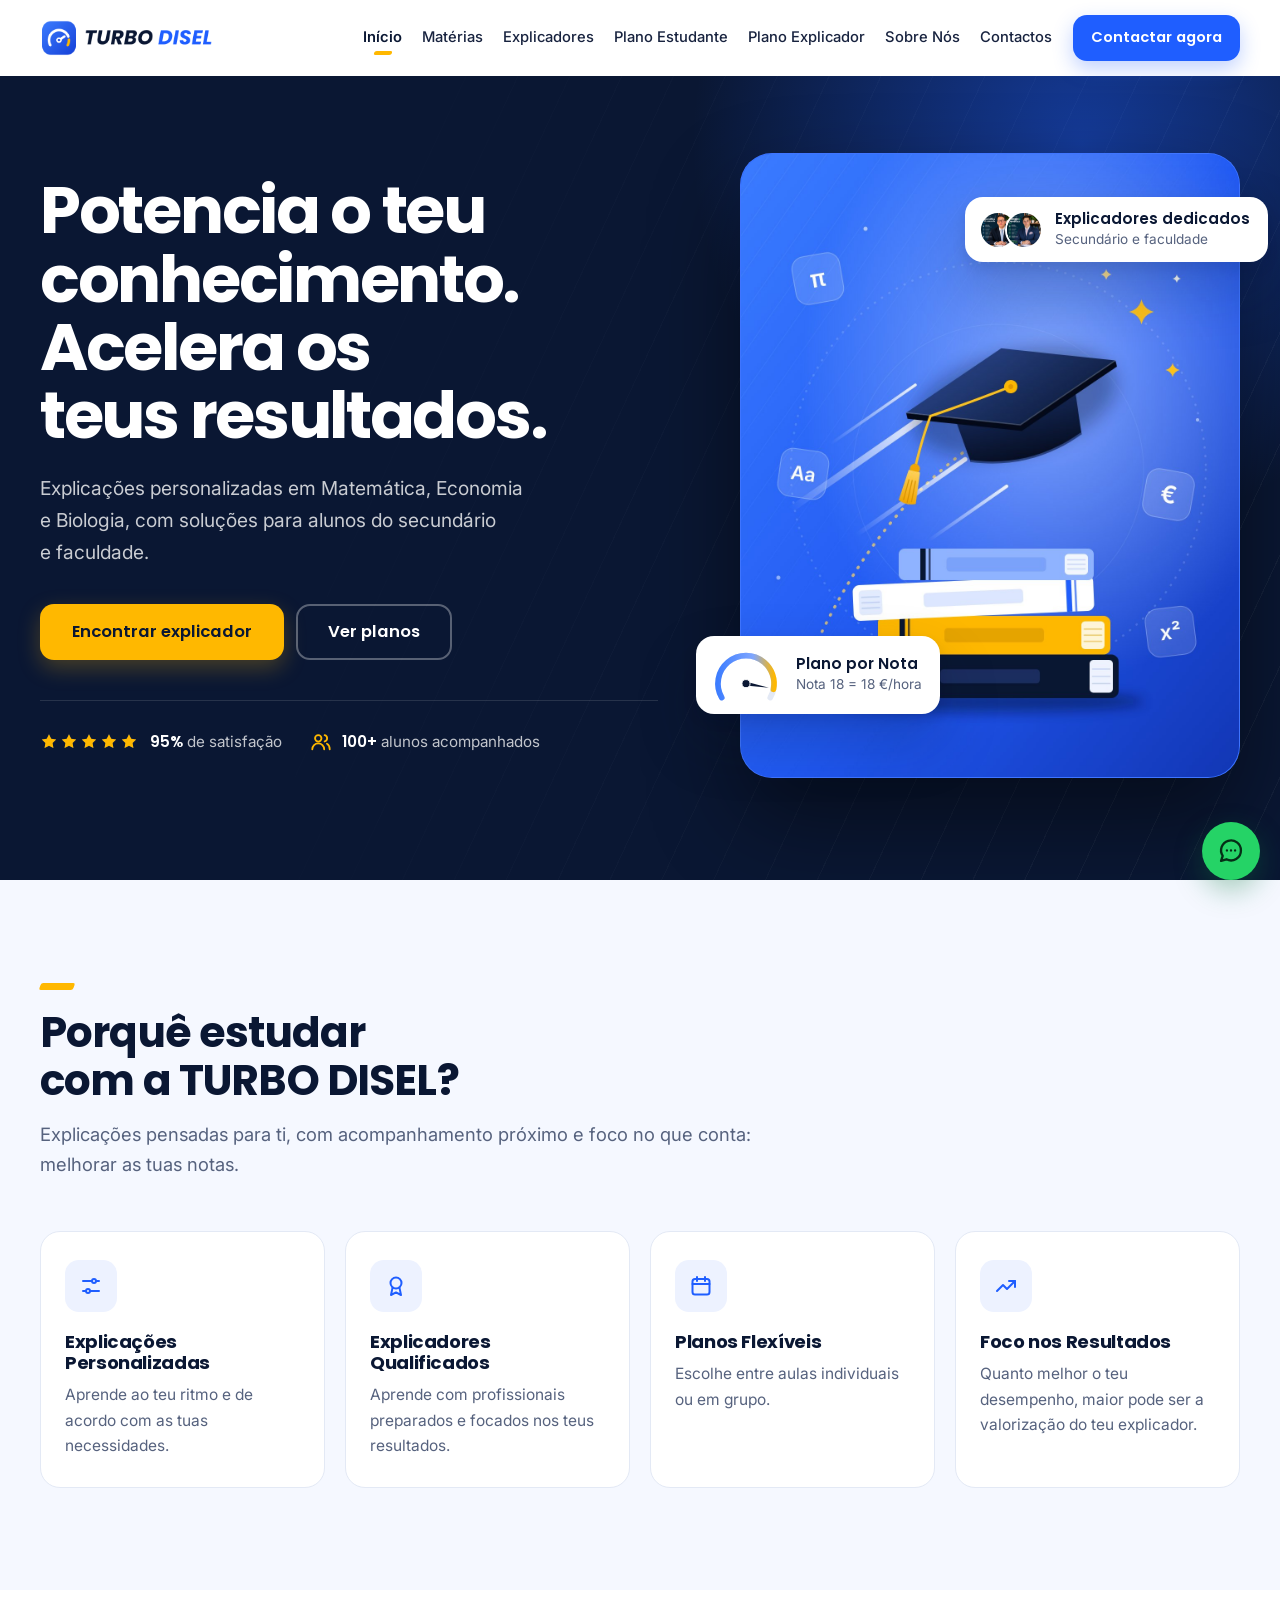
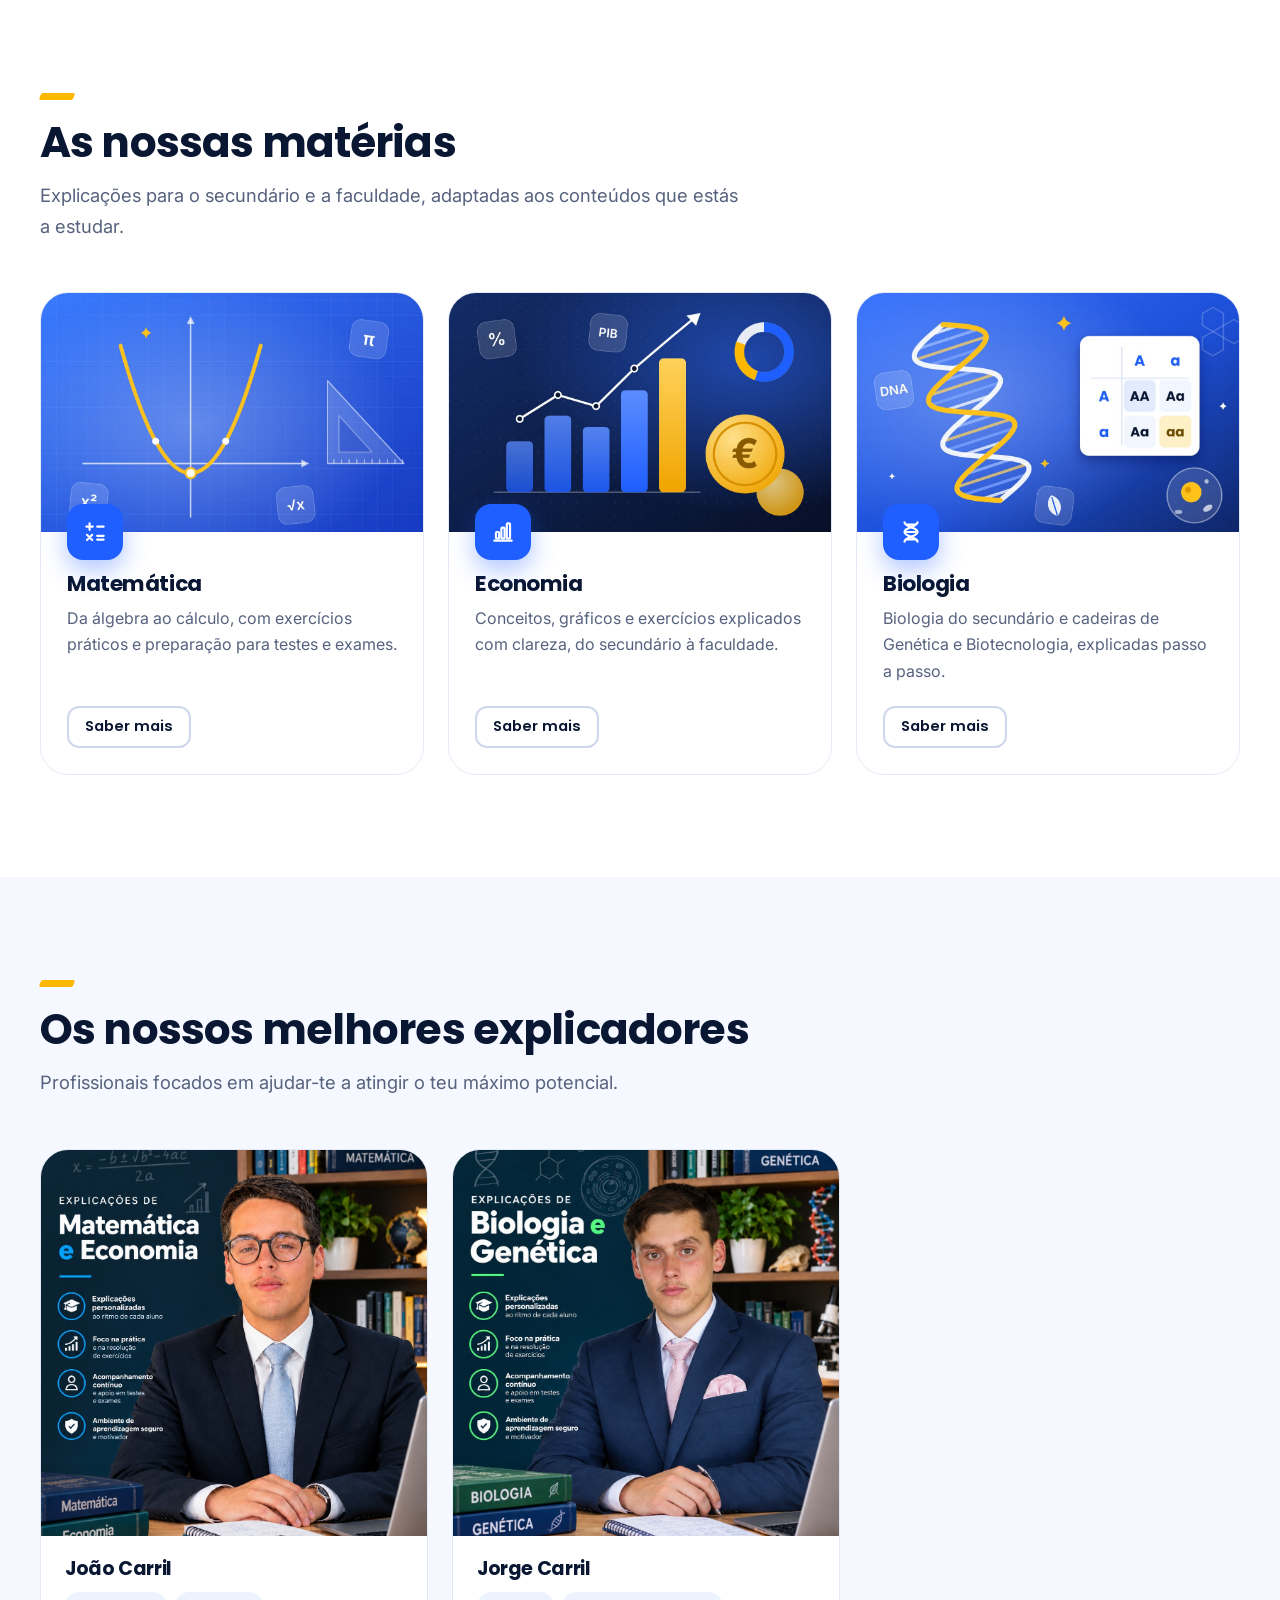
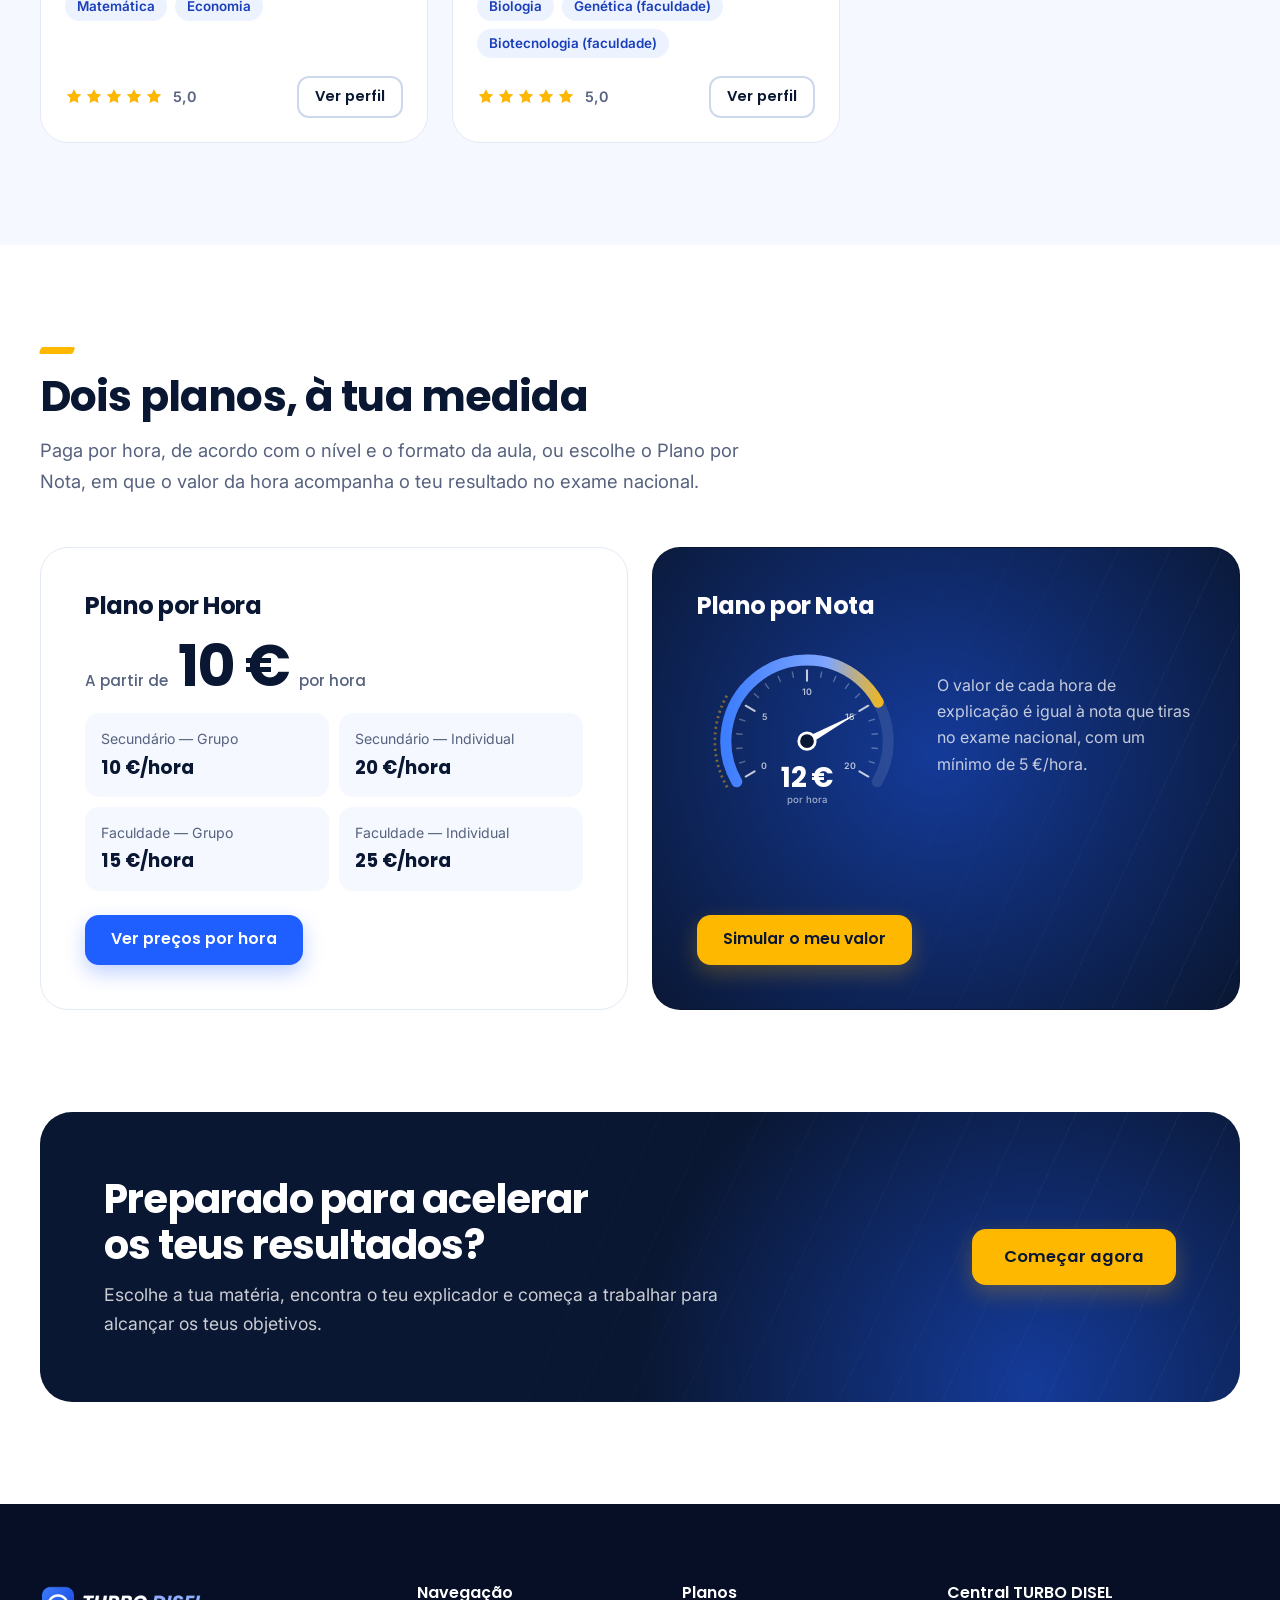
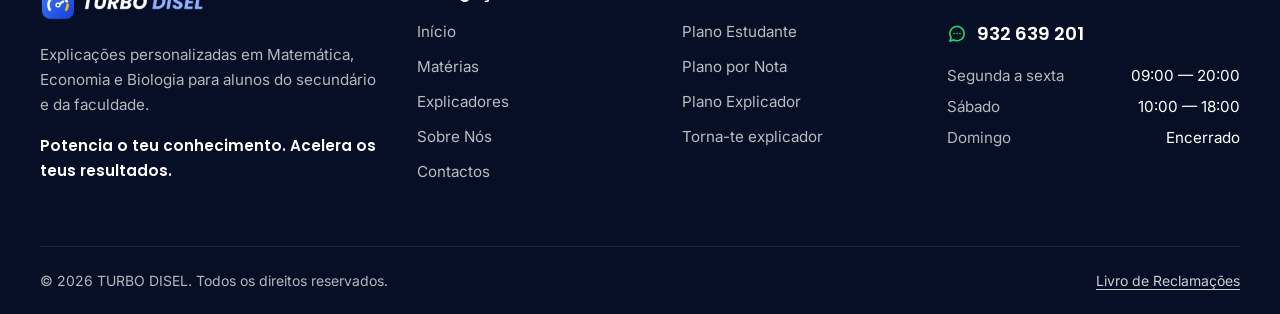
<file: index.html>
<!DOCTYPE html>
<html lang="pt-PT">
<head>
  <meta charset="UTF-8">
  <meta name="viewport" content="width=device-width, initial-scale=1">
  <title>TURBO DISEL | Explicações em Matemática, Economia e Biologia</title>
  <meta name="description" content="Explicações de Matemática, Economia e Biologia para o secundário e a faculdade. Aulas individuais ou em grupo e Plano por Nota de exame nacional.">
  <meta name="theme-color" content="#0A1733">

  <!-- Pré-visualização quando o link é partilhado (WhatsApp, redes sociais) -->
  <meta property="og:type" content="website">
  <meta property="og:site_name" content="TURBO DISEL">
  <meta property="og:locale" content="pt_PT">
  <meta property="og:title" content="TURBO DISEL | Explicações em Matemática, Economia e Biologia">
  <meta property="og:description" content="Explicações de Matemática, Economia e Biologia para o secundário e a faculdade. Aulas individuais ou em grupo e Plano por Nota de exame nacional.">

  <link rel="icon" type="image/png" href="images/favicon.png">
  <link rel="apple-touch-icon" href="images/favicon.png">

  <!-- Tipos de letra: Poppins (títulos) e Inter (texto) -->
  <link rel="preconnect" href="https://fonts.googleapis.com">
  <link rel="preconnect" href="https://fonts.gstatic.com" crossorigin>
  <link rel="stylesheet" href="https://fonts.googleapis.com/css2?family=Inter:wght@400;500;600;700&amp;family=Poppins:wght@500;600;700;800&amp;display=swap">

  <link rel="stylesheet" href="css/style.css">
  <script src="js/script.js" defer></script>

  <!-- Dados para os motores de pesquisa (Google). Se mudares o número da central, altera-o também aqui. -->
  <script type="application/ld+json">
  {
    "@context": "https://schema.org",
    "@type": "EducationalOrganization",
    "name": "TURBO DISEL",
    "description": "Explicações personalizadas em Matemática, Economia e Biologia para alunos do secundário e da faculdade.",
    "slogan": "Potencia o teu conhecimento. Acelera os teus resultados.",
    "areaServed": "PT",
    "telephone": "+351932639201",
    "contactPoint": {
      "@type": "ContactPoint",
      "contactType": "customer service",
      "telephone": "+351932639201",
      "availableLanguage": "Portuguese",
      "hoursAvailable": [
        { "@type": "OpeningHoursSpecification", "dayOfWeek": ["Monday", "Tuesday", "Wednesday", "Thursday", "Friday"], "opens": "09:00", "closes": "20:00" },
        { "@type": "OpeningHoursSpecification", "dayOfWeek": "Saturday", "opens": "10:00", "closes": "18:00" }
      ]
    }
  }
  </script>
</head>
<body>
  <a class="skip-link" href="#conteudo">Saltar para o conteúdo</a>

  <!-- ===================== CABEÇALHO ===================== -->
  <header class="site-header">
    <div class="container site-header__inner">
      <!-- Logo: para alterar, substitui o ficheiro images/logo.png -->
      <a class="brand" href="index.html">
        <img src="images/logo.png" alt="TURBO DISEL — página inicial" width="177" height="40">
      </a>

      <button class="nav-toggle" type="button" aria-controls="menu-principal" aria-expanded="false" aria-label="Abrir menu">
        <span class="nav-toggle__bar"></span>
        <span class="nav-toggle__bar"></span>
        <span class="nav-toggle__bar"></span>
      </button>

      <nav class="nav" id="menu-principal" aria-label="Navegação principal">
        <ul class="nav__list">
          <li><a class="nav__link" href="index.html" aria-current="page">Início</a></li>
          <li><a class="nav__link" href="materias.html">Matérias</a></li>
          <li><a class="nav__link" href="explicadores.html">Explicadores</a></li>
          <li><a class="nav__link" href="plano-estudante.html">Plano Estudante</a></li>
          <li><a class="nav__link" href="plano-explicador.html">Plano Explicador</a></li>
          <li><a class="nav__link" href="sobre.html">Sobre Nós</a></li>
          <li><a class="nav__link" href="contactos.html">Contactos</a></li>
        </ul>
        <a class="btn btn--primary nav__cta" href="contactos.html">Contactar agora</a>
        <a class="btn btn--whatsapp nav__extra" href="https://wa.me/351932639201" data-whatsapp="central" target="_blank" rel="noopener"><svg class="icon" viewBox="0 0 24 24" aria-hidden="true"><path d="M20.5 11.5a8.5 8.5 0 0 1-12.4 7.6L3.5 20.5l1.4-4.4A8.5 8.5 0 1 1 20.5 11.5z"/><path d="M8.5 11.5h.01M12 11.5h.01M15.5 11.5h.01"/></svg> WhatsApp da Central</a>
      </nav>
    </div>
  </header>

  <main id="conteudo">
    <!-- ===================== HERO ===================== -->
    <section class="hero bg-turbo" aria-labelledby="titulo-hero">
      <div class="container hero__grid">
        <div class="hero__content">
          <h1 class="hero__title" id="titulo-hero">Potencia o teu conhecimento. Acelera os teus resultados.</h1>
          <p class="hero__text">Explicações personalizadas em Matemática, Economia e Biologia, com soluções para alunos do secundário e faculdade.</p>
          <div class="hero__actions">
            <a class="btn btn--gold btn--lg" href="explicadores.html">Encontrar explicador</a>
            <a class="btn btn--ghost btn--lg" href="plano-estudante.html">Ver planos</a>
          </div>
          <ul class="hero__trust">
            <li><span class="stars stars--escuro" style="--avaliacao: 5" aria-hidden="true"></span><span><strong data-estatistica="satisfacao" data-sufixo="%">95%</strong> de satisfação</span></li>
            <li><svg class="icon" viewBox="0 0 24 24" aria-hidden="true"><circle cx="9" cy="8" r="3.5"/><path d="M2.5 20c0-3.6 2.9-6.5 6.5-6.5s6.5 2.9 6.5 6.5"/><path d="M16 4.6a3.5 3.5 0 0 1 0 6.8"/><path d="M18.5 13.9c1.8.9 3 2.9 3 6.1"/></svg><span><strong data-estatistica="alunos" data-sufixo="+">100+</strong> alunos acompanhados</span></li>
          </ul>
        </div>

        <div class="hero__visual">
          <!-- Imagem principal: para alterar, substitui images/hero.jpg -->
          <div class="hero__frame">
            <img src="images/hero.jpg" alt="Ilustração de um capelo de finalista a acelerar sobre uma pilha de livros, símbolo do sucesso académico" width="1200" height="1500" fetchpriority="high">
          </div>
          <div class="float-card float-card--nota">
            <div class="float-card__gauge" data-gauge="claro" data-gauge-tamanho="mini" data-gauge-nota="18" data-gauge-atraso="900"></div>
            <div>
              <span class="float-card__title">Plano por Nota</span>
              <span class="float-card__text">Nota 18 = 18 €/hora</span>
            </div>
          </div>
          <div class="float-card float-card--equipa">
            <div class="avatar-stack" aria-hidden="true">
              <img src="images/explicador1.jpg" alt="" width="800" height="1000">
              <img src="images/explicador2.jpg" alt="" width="800" height="1000">
            </div>
            <div>
              <span class="float-card__title">Explicadores dedicados</span>
              <span class="float-card__text">Secundário e faculdade</span>
            </div>
          </div>
        </div>
      </div>
    </section>

    <!-- ===================== BENEFÍCIOS ===================== -->
    <section class="section section--suave" aria-labelledby="titulo-beneficios">
      <div class="container">
        <div class="section-head" data-reveal>
          <h2 id="titulo-beneficios">Porquê estudar com a TURBO DISEL?</h2>
          <p>Explicações pensadas para ti, com acompanhamento próximo e foco no que conta: melhorar as tuas notas.</p>
        </div>
        <div class="feature-grid" data-reveal-grupo>
          <article class="feature">
            <div class="feature__icon"><svg class="icon" viewBox="0 0 24 24" aria-hidden="true"><path d="M4 7h9M17 7h3M4 17h3M11 17h9"/><circle cx="15" cy="7" r="2"/><circle cx="9" cy="17" r="2"/></svg></div>
            <h3>Explicações Personalizadas</h3>
            <p>Aprende ao teu ritmo e de acordo com as tuas necessidades.</p>
          </article>
          <article class="feature">
            <div class="feature__icon"><svg class="icon" viewBox="0 0 24 24" aria-hidden="true"><circle cx="12" cy="9" r="5.5"/><path d="M8.6 13.4L7 21l5-2.6 5 2.6-1.6-7.6"/></svg></div>
            <h3>Explicadores Qualificados</h3>
            <p>Aprende com profissionais preparados e focados nos teus resultados.</p>
          </article>
          <article class="feature">
            <div class="feature__icon"><svg class="icon" viewBox="0 0 24 24" aria-hidden="true"><rect x="3.5" y="5" width="17" height="15.5" rx="2.5"/><path d="M3.5 10h17M8 3v4M16 3v4"/></svg></div>
            <h3>Planos Flexíveis</h3>
            <p>Escolhe entre aulas individuais ou em grupo.</p>
          </article>
          <article class="feature">
            <div class="feature__icon"><svg class="icon" viewBox="0 0 24 24" aria-hidden="true"><path d="M3 17l6-6 4 4 8-8"/><path d="M15 7h6v6"/></svg></div>
            <h3>Foco nos Resultados</h3>
            <p>Quanto melhor o teu desempenho, maior pode ser a valorização do teu explicador.</p>
          </article>
        </div>
      </div>
    </section>

    <!-- ===================== MATÉRIAS ===================== -->
    <section class="section" aria-labelledby="titulo-materias">
      <div class="container">
        <div class="section-head" data-reveal>
          <h2 id="titulo-materias">As nossas matérias</h2>
          <p>Explicações para o secundário e a faculdade, adaptadas aos conteúdos que estás a estudar.</p>
        </div>
        <div class="card-grid" data-reveal-grupo>
          <article class="subject-card">
            <div class="subject-card__media">
              <img src="images/matematica.jpg" alt="Ilustração de uma parábola num referencial cartesiano, com um esquadro e símbolos matemáticos" width="1200" height="800" loading="lazy">
            </div>
            <div class="subject-card__body">
              <span class="subject-card__badge"><svg class="icon" viewBox="0 0 24 24" aria-hidden="true"><path d="M7 4v6M4 7h6M14 7h6M4.6 14.6l4.8 4.8M9.4 14.6l-4.8 4.8M14 15.5h6M14 19h6"/></svg></span>
              <h3>Matemática</h3>
              <p>Da álgebra ao cálculo, com exercícios práticos e preparação para testes e exames.</p>
              <a class="btn btn--outline btn--sm" href="materias.html#matematica">Saber mais<span class="sr-only"> sobre Matemática</span></a>
            </div>
          </article>
          <article class="subject-card">
            <div class="subject-card__media">
              <img src="images/economia.jpg" alt="Ilustração de um gráfico de barras em crescimento, uma moeda de euro e um gráfico circular" width="1200" height="800" loading="lazy">
            </div>
            <div class="subject-card__body">
              <span class="subject-card__badge"><svg class="icon" viewBox="0 0 24 24" aria-hidden="true"><path d="M4 20h16"/><rect x="5.5" y="12" width="3" height="6" rx="1"/><rect x="10.5" y="8" width="3" height="10" rx="1"/><rect x="15.5" y="4" width="3" height="14" rx="1"/></svg></span>
              <h3>Economia</h3>
              <p>Conceitos, gráficos e exercícios explicados com clareza, do secundário à faculdade.</p>
              <a class="btn btn--outline btn--sm" href="materias.html#economia">Saber mais<span class="sr-only"> sobre Economia</span></a>
            </div>
          </article>
          <article class="subject-card">
            <div class="subject-card__media">
              <img src="images/biologia.jpg" alt="Ilustração de uma dupla hélice de DNA, um quadro de cruzamentos genéticos e uma célula" width="1200" height="800" loading="lazy">
            </div>
            <div class="subject-card__body">
              <span class="subject-card__badge"><svg class="icon" viewBox="0 0 24 24" aria-hidden="true"><path d="M6 3c0 4.5 12 4.5 12 9s-12 4.5-12 9"/><path d="M18 3c0 4.5-12 4.5-12 9s12 4.5 12 9"/><path d="M8 5.2h8M8 12h8M8 18.8h8"/></svg></span>
              <h3>Biologia</h3>
              <p>Biologia do secundário e cadeiras de Genética e Biotecnologia, explicadas passo a passo.</p>
              <a class="btn btn--outline btn--sm" href="materias.html#biologia">Saber mais<span class="sr-only"> sobre Biologia</span></a>
            </div>
          </article>
        </div>
      </div>
    </section>

    <!-- ===================== EXPLICADORES ===================== -->
    <section class="section section--suave" aria-labelledby="titulo-explicadores">
      <div class="container">
        <div class="section-head" data-reveal>
          <h2 id="titulo-explicadores">Os nossos melhores explicadores</h2>
          <p>Profissionais focados em ajudar-te a atingir o teu máximo potencial.</p>
        </div>
        <!-- Explicadores — os dados vêm do CONFIG no início de js/script.js: altera-os lá (o texto escrito aqui é substituído) -->
        <div class="card-grid card-grid--2" data-reveal-grupo>
          <article class="tutor-card" data-explicador="1">
            <div class="tutor-card__media">
              <img src="images/explicador1.jpg" alt="Fotografia de João Carril" width="800" height="1000" loading="lazy" data-campo="foto">
            </div>
            <div class="tutor-card__body">
              <h3 class="tutor-card__name" data-campo="nome">João Carril</h3>
              <ul class="chip-list" data-campo="materias" data-classe-item="chip">
                <li class="chip">Matemática</li>
                <li class="chip">Economia</li>
              </ul>
              <div class="tutor-card__footer">
                <span class="rating"><span class="stars" style="--avaliacao: 5" data-campo="avaliacao" role="img" aria-label="Avaliação: 5,0 em 5"></span><span data-campo="avaliacao-texto" aria-hidden="true">5,0</span></span>
                <a class="btn btn--outline btn--sm" href="explicadores.html#explicador-1">Ver perfil<span class="sr-only"> de <span data-campo="nome">João Carril</span></span></a>
              </div>
            </div>
          </article>
          <article class="tutor-card" data-explicador="2">
            <div class="tutor-card__media">
              <img src="images/explicador2.jpg" alt="Fotografia de Jorge Carril" width="800" height="1000" loading="lazy" data-campo="foto">
            </div>
            <div class="tutor-card__body">
              <h3 class="tutor-card__name" data-campo="nome">Jorge Carril</h3>
              <ul class="chip-list" data-campo="materias" data-classe-item="chip">
                <li class="chip">Biologia</li>
                <li class="chip">Genética (faculdade)</li>
                <li class="chip">Biotecnologia (faculdade)</li>
              </ul>
              <div class="tutor-card__footer">
                <span class="rating"><span class="stars" style="--avaliacao: 5" data-campo="avaliacao" role="img" aria-label="Avaliação: 5,0 em 5"></span><span data-campo="avaliacao-texto" aria-hidden="true">5,0</span></span>
                <a class="btn btn--outline btn--sm" href="explicadores.html#explicador-2">Ver perfil<span class="sr-only"> de <span data-campo="nome">Jorge Carril</span></span></a>
              </div>
            </div>
          </article>
        </div>
      </div>
    </section>

    <!-- ===================== PLANOS ===================== -->
    <section class="section" aria-labelledby="titulo-planos">
      <div class="container">
        <div class="section-head" data-reveal>
          <h2 id="titulo-planos">Dois planos, à tua medida</h2>
          <p>Paga por hora, de acordo com o nível e o formato da aula, ou escolhe o Plano por Nota, em que o valor da hora acompanha o teu resultado no exame nacional.</p>
        </div>
        <div class="plans-teaser" data-reveal-grupo>
          <article class="plan-panel">
            <h3>Plano por Hora</h3>
            <p class="plan-panel__price"><small>A partir de</small> <strong><span data-preco-desde>10</span> €</strong> <small>por hora</small></p>
            <ul class="mini-prices">
              <li>Secundário — Grupo <strong><span data-preco="secundarioGrupo">10</span> €/hora</strong></li>
              <li>Secundário — Individual <strong><span data-preco="secundarioIndividual">20</span> €/hora</strong></li>
              <li>Faculdade — Grupo <strong><span data-preco="faculdadeGrupo">15</span> €/hora</strong></li>
              <li>Faculdade — Individual <strong><span data-preco="faculdadeIndividual">25</span> €/hora</strong></li>
            </ul>
            <div class="plan-panel__actions">
              <a class="btn btn--primary" href="plano-estudante.html#plano-hora">Ver preços por hora</a>
            </div>
          </article>
          <article class="plan-panel bg-turbo">
            <h3>Plano por Nota</h3>
            <div class="plan-panel__gauge">
              <div class="gauge-wrap" data-gauge="escuro" data-gauge-nota="16"></div>
              <p>O valor de cada hora de explicação é igual à nota que tiras no exame nacional, com um mínimo de <span data-valor-minimo>5</span> €/hora.</p>
            </div>
            <div class="plan-panel__actions">
              <a class="btn btn--gold" href="plano-estudante.html#plano-nota">Simular o meu valor</a>
            </div>
          </article>
        </div>
      </div>
    </section>

    <!-- ===================== CHAMADA PARA A AÇÃO ===================== -->
    <section class="section section--sem-topo" aria-labelledby="titulo-cta">
      <div class="container">
        <div class="cta-panel bg-turbo" data-reveal>
          <div>
            <h2 id="titulo-cta">Preparado para acelerar os teus resultados?</h2>
            <p>Escolhe a tua matéria, encontra o teu explicador e começa a trabalhar para alcançar os teus objetivos.</p>
          </div>
          <div class="cta-panel__actions">
            <a class="btn btn--gold btn--lg" href="contactos.html">Começar agora</a>
          </div>
        </div>
      </div>
    </section>
  </main>

  <!-- ===================== RODAPÉ ===================== -->
  <footer class="site-footer">
    <div class="container">
      <div class="footer__grid">
        <div class="footer__brand">
          <!-- Logo para fundo escuro: images/logo-branco.png -->
          <img src="images/logo-branco.png" alt="TURBO DISEL" width="168" height="38">
          <p>Explicações personalizadas em Matemática, Economia e Biologia para alunos do secundário e da faculdade.</p>
          <p class="footer__slogan">Potencia o teu conhecimento. Acelera os teus resultados.</p>
        </div>

        <nav aria-label="Páginas do site">
          <h2 class="footer__title">Navegação</h2>
          <ul class="footer__links">
            <li><a href="index.html">Início</a></li>
            <li><a href="materias.html">Matérias</a></li>
            <li><a href="explicadores.html">Explicadores</a></li>
            <li><a href="sobre.html">Sobre Nós</a></li>
            <li><a href="contactos.html">Contactos</a></li>
          </ul>
        </nav>

        <div>
          <h2 class="footer__title">Planos</h2>
          <ul class="footer__links">
            <li><a href="plano-estudante.html">Plano Estudante</a></li>
            <li><a href="plano-estudante.html#plano-nota">Plano por Nota</a></li>
            <li><a href="plano-explicador.html">Plano Explicador</a></li>
            <li><a href="plano-explicador.html#beneficios">Torna-te explicador</a></li>
          </ul>
        </div>

        <div class="footer__contact">
          <h2 class="footer__title">Central TURBO DISEL</h2>
          <a class="footer__phone" href="https://wa.me/351932639201" data-whatsapp="central" target="_blank" rel="noopener"><svg class="icon" viewBox="0 0 24 24" aria-hidden="true"><path d="M20.5 11.5a8.5 8.5 0 0 1-12.4 7.6L3.5 20.5l1.4-4.4A8.5 8.5 0 1 1 20.5 11.5z"/><path d="M8.5 11.5h.01M12 11.5h.01M15.5 11.5h.01"/></svg> <span data-central-telefone>932 639 201</span></a>
          <dl class="footer__hours">
            <div><dt>Segunda a sexta</dt><dd data-horario="semana">09:00 — 20:00</dd></div>
            <div><dt>Sábado</dt><dd data-horario="sabado">10:00 — 18:00</dd></div>
            <div><dt>Domingo</dt><dd data-horario="domingo">Encerrado</dd></div>
          </dl>
        </div>
      </div>

      <div class="footer__bottom">
        <p>© <span data-ano>2026</span> TURBO DISEL. Todos os direitos reservados.</p>
        <a href="https://www.livroreclamacoes.pt/" target="_blank" rel="noopener">Livro de Reclamações</a>
      </div>
    </div>
  </footer>

  <!-- Botão flutuante do WhatsApp (central) -->
  <a class="whatsapp-fab" href="https://wa.me/351932639201" data-whatsapp="central" target="_blank" rel="noopener" aria-label="Falar com a Central TURBO DISEL no WhatsApp"><svg class="icon" viewBox="0 0 24 24" aria-hidden="true"><path d="M20.5 11.5a8.5 8.5 0 0 1-12.4 7.6L3.5 20.5l1.4-4.4A8.5 8.5 0 1 1 20.5 11.5z"/><path d="M8.5 11.5h.01M12 11.5h.01M15.5 11.5h.01"/></svg></a>
</body>
</html>
</file>
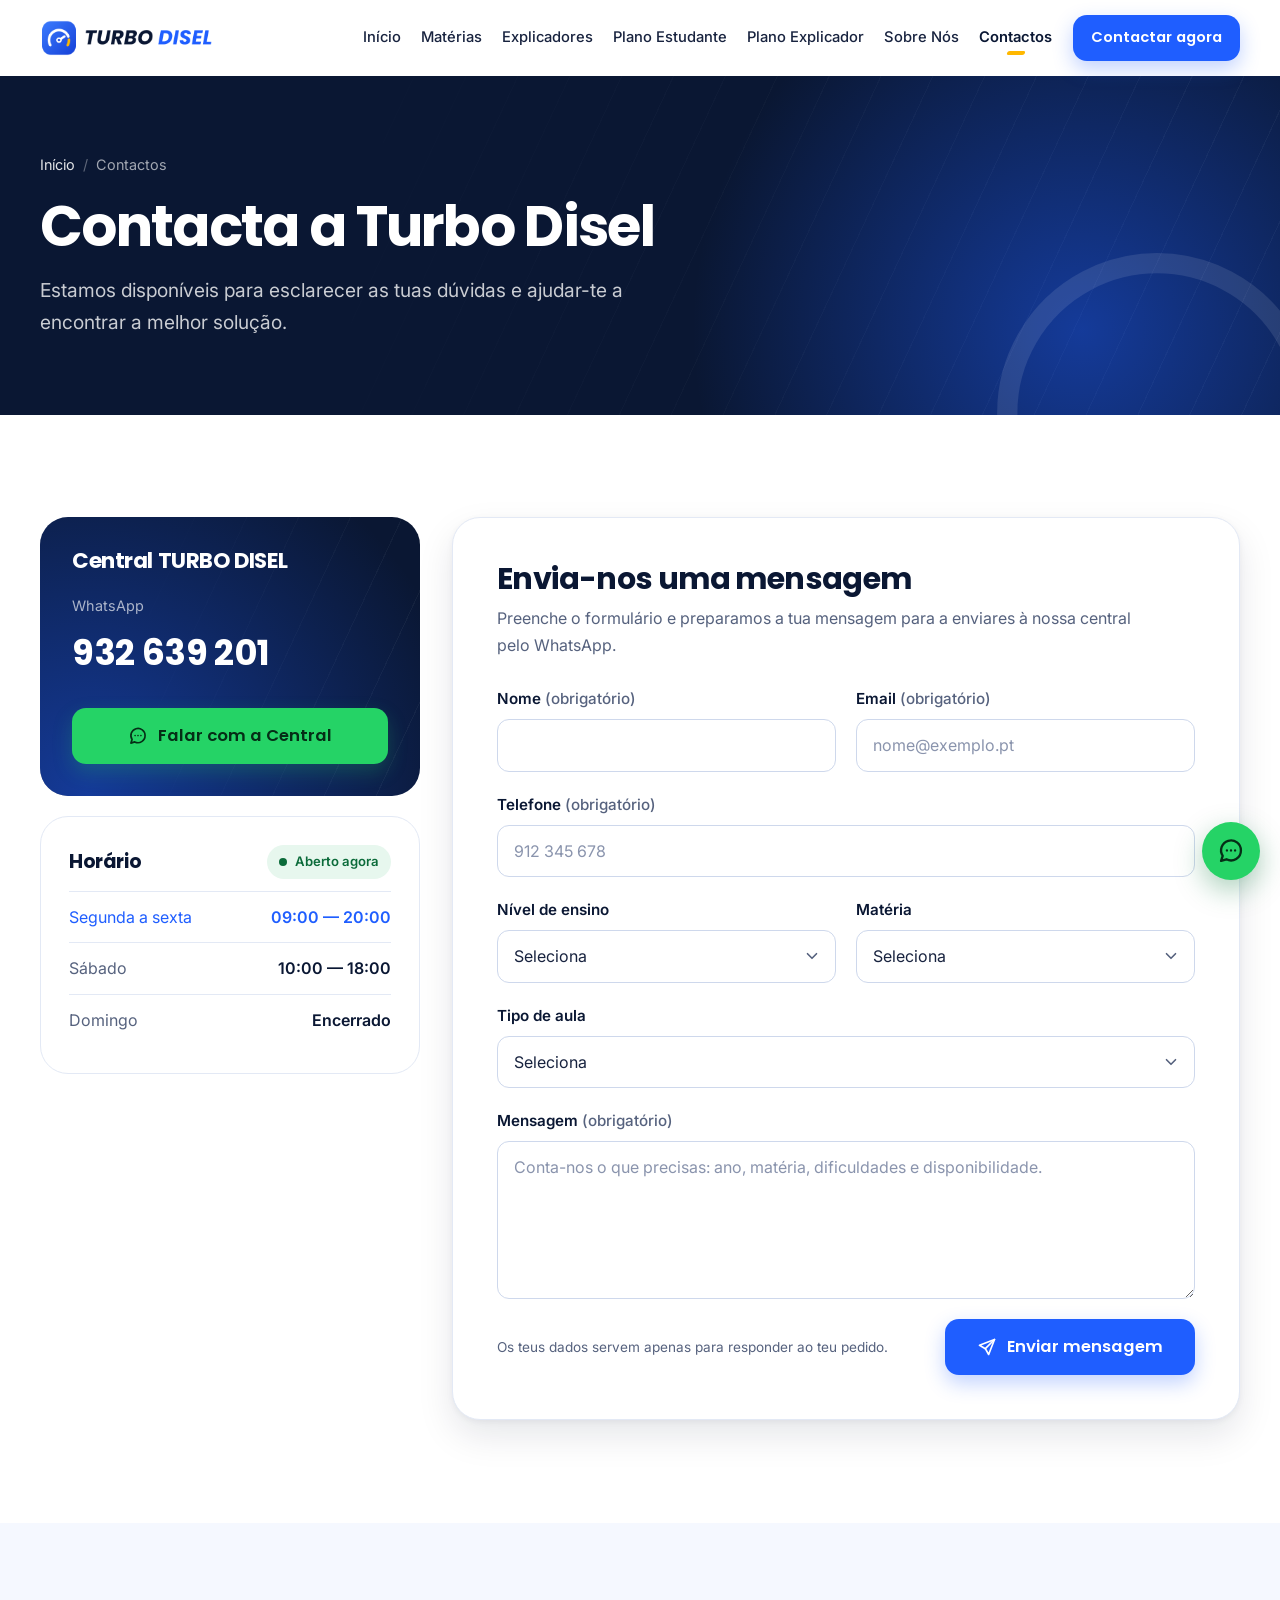
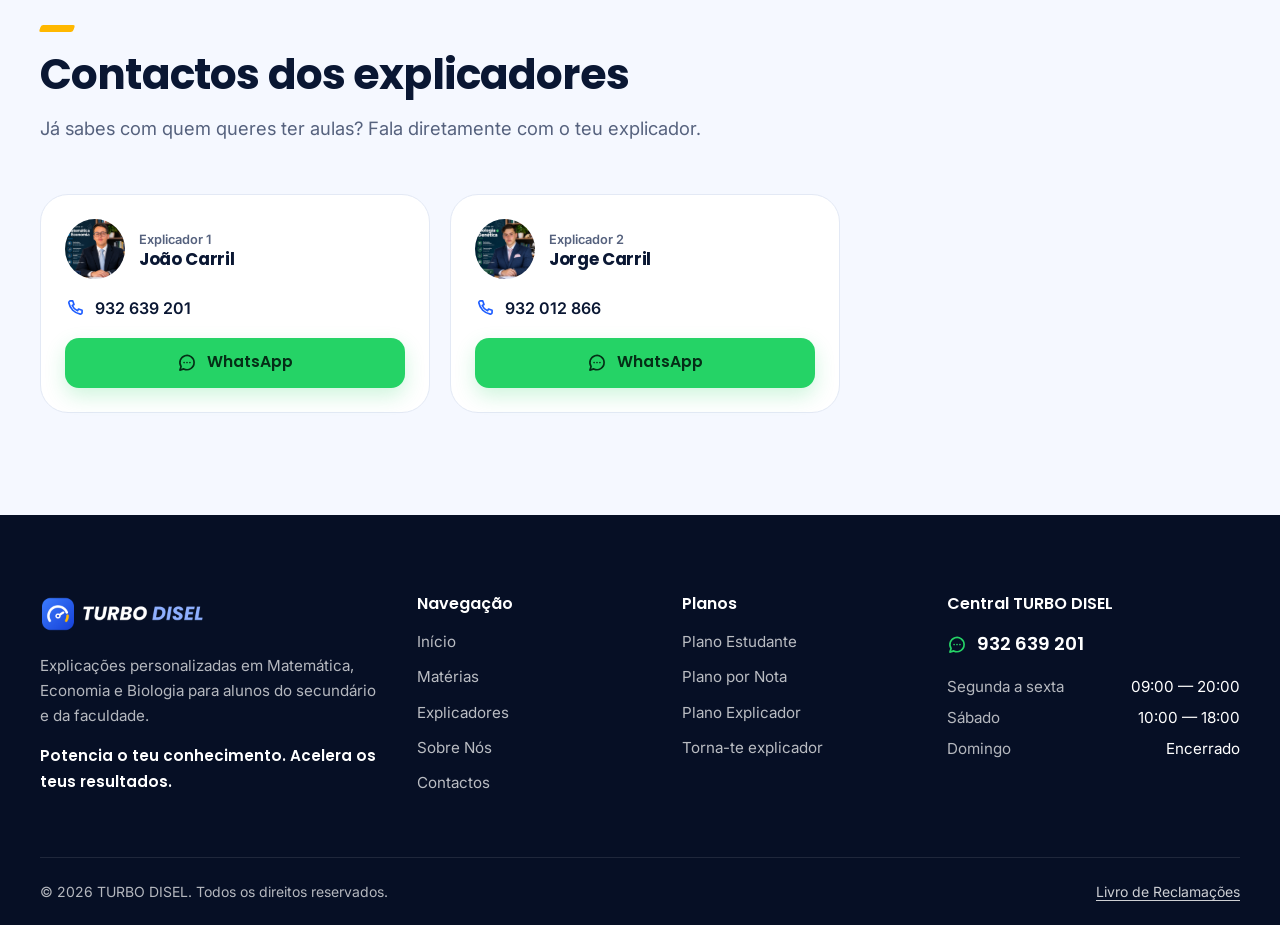
<file: contactos.html>
<!DOCTYPE html>
<html lang="pt-PT">
<head>
  <meta charset="UTF-8">
  <meta name="viewport" content="width=device-width, initial-scale=1">
  <title>TURBO DISEL | Contactos</title>
  <meta name="description" content="Contacta a TURBO DISEL pelo WhatsApp 932 639 201 ou envia-nos uma mensagem. Fala com a central ou diretamente com os explicadores.">
  <meta name="theme-color" content="#0A1733">

  <!-- Pré-visualização quando o link é partilhado (WhatsApp, redes sociais) -->
  <meta property="og:type" content="website">
  <meta property="og:site_name" content="TURBO DISEL">
  <meta property="og:locale" content="pt_PT">
  <meta property="og:title" content="TURBO DISEL | Contactos">
  <meta property="og:description" content="Contacta a TURBO DISEL pelo WhatsApp 932 639 201 ou envia-nos uma mensagem. Fala com a central ou diretamente com os explicadores.">

  <link rel="icon" type="image/png" href="images/favicon.png">
  <link rel="apple-touch-icon" href="images/favicon.png">

  <!-- Tipos de letra: Poppins (títulos) e Inter (texto) -->
  <link rel="preconnect" href="https://fonts.googleapis.com">
  <link rel="preconnect" href="https://fonts.gstatic.com" crossorigin>
  <link rel="stylesheet" href="https://fonts.googleapis.com/css2?family=Inter:wght@400;500;600;700&amp;family=Poppins:wght@500;600;700;800&amp;display=swap">

  <link rel="stylesheet" href="css/style.css">
  <script src="js/script.js" defer></script>
</head>
<body>
  <a class="skip-link" href="#conteudo">Saltar para o conteúdo</a>

  <!-- ===================== CABEÇALHO ===================== -->
  <header class="site-header">
    <div class="container site-header__inner">
      <!-- Logo: para alterar, substitui o ficheiro images/logo.png -->
      <a class="brand" href="index.html">
        <img src="images/logo.png" alt="TURBO DISEL — página inicial" width="177" height="40">
      </a>

      <button class="nav-toggle" type="button" aria-controls="menu-principal" aria-expanded="false" aria-label="Abrir menu">
        <span class="nav-toggle__bar"></span>
        <span class="nav-toggle__bar"></span>
        <span class="nav-toggle__bar"></span>
      </button>

      <nav class="nav" id="menu-principal" aria-label="Navegação principal">
        <ul class="nav__list">
          <li><a class="nav__link" href="index.html">Início</a></li>
          <li><a class="nav__link" href="materias.html">Matérias</a></li>
          <li><a class="nav__link" href="explicadores.html">Explicadores</a></li>
          <li><a class="nav__link" href="plano-estudante.html">Plano Estudante</a></li>
          <li><a class="nav__link" href="plano-explicador.html">Plano Explicador</a></li>
          <li><a class="nav__link" href="sobre.html">Sobre Nós</a></li>
          <li><a class="nav__link" href="contactos.html" aria-current="page">Contactos</a></li>
        </ul>
        <a class="btn btn--primary nav__cta" href="contactos.html">Contactar agora</a>
        <a class="btn btn--whatsapp nav__extra" href="https://wa.me/351932639201" data-whatsapp="central" target="_blank" rel="noopener"><svg class="icon" viewBox="0 0 24 24" aria-hidden="true"><path d="M20.5 11.5a8.5 8.5 0 0 1-12.4 7.6L3.5 20.5l1.4-4.4A8.5 8.5 0 1 1 20.5 11.5z"/><path d="M8.5 11.5h.01M12 11.5h.01M15.5 11.5h.01"/></svg> WhatsApp da Central</a>
      </nav>
    </div>
  </header>

  <main id="conteudo">
    <!-- ===================== CABEÇALHO DA PÁGINA ===================== -->
    <section class="page-hero bg-turbo" aria-labelledby="titulo-pagina">
      <div class="container">
        <nav class="breadcrumb" aria-label="Localização">
          <ol>
            <li><a href="index.html">Início</a></li>
            <li aria-current="page">Contactos</li>
          </ol>
        </nav>
        <h1 class="page-hero__title" id="titulo-pagina">Contacta a Turbo Disel</h1>
        <p class="page-hero__text">Estamos disponíveis para esclarecer as tuas dúvidas e ajudar-te a encontrar a melhor solução.</p>
      </div>
    </section>

    <!-- ===================== CENTRAL, HORÁRIO E FORMULÁRIO ===================== -->
    <section class="section" aria-label="Contactos e formulário">
      <div class="container contact-layout">
        <aside class="contact-aside" aria-label="Contactos diretos">
          <!-- Número da central: CONFIG.central em js/script.js -->
          <div class="central-card bg-turbo" data-reveal>
            <h2>Central TURBO DISEL</h2>
            <span class="central-card__label">WhatsApp</span>
            <a class="central-card__number" href="https://wa.me/351932639201" data-whatsapp="central" target="_blank" rel="noopener" data-central-telefone>932 639 201</a>
            <a class="btn btn--whatsapp btn--lg btn--block" href="https://wa.me/351932639201" data-whatsapp="central" target="_blank" rel="noopener"><svg class="icon" viewBox="0 0 24 24" aria-hidden="true"><path d="M20.5 11.5a8.5 8.5 0 0 1-12.4 7.6L3.5 20.5l1.4-4.4A8.5 8.5 0 1 1 20.5 11.5z"/><path d="M8.5 11.5h.01M12 11.5h.01M15.5 11.5h.01"/></svg> Falar com a Central</a>
          </div>

          <div class="hours-card" data-reveal>
            <div class="hours-card__head">
              <h2>Horário</h2>
              <span class="hours-status" data-estado-horario hidden></span>
            </div>
            <dl class="hours-list">
              <div data-dia="semana"><dt>Segunda a sexta</dt><dd data-horario="semana">09:00 — 20:00</dd></div>
              <div data-dia="sabado"><dt>Sábado</dt><dd data-horario="sabado">10:00 — 18:00</dd></div>
              <div data-dia="domingo"><dt>Domingo</dt><dd data-horario="domingo">Encerrado</dd></div>
            </dl>
          </div>
        </aside>

        <div class="form-card" id="formulario" data-reveal>
          <h2>Envia-nos uma mensagem</h2>
          <p class="form-card__intro">Preenche o formulário e preparamos a tua mensagem para a enviares à nossa central pelo WhatsApp.</p>

          <form class="form" data-formulario novalidate>
            <p class="form__status" data-formulario-estado role="alert" hidden><svg class="icon" viewBox="0 0 24 24" aria-hidden="true"><circle cx="12" cy="12" r="9"/><path d="M12 7.5v5.5M12 16.5h.01"/></svg><span></span></p>

            <div class="form__row">
              <div class="form__group">
                <label class="form__label" for="nome">Nome <span>(obrigatório)</span></label>
                <input class="form__control" id="nome" name="nome" type="text" autocomplete="name" required aria-describedby="erro-nome">
                <p class="form__error" id="erro-nome"><svg class="icon" viewBox="0 0 24 24" aria-hidden="true"><circle cx="12" cy="12" r="9"/><path d="M12 7.5v5.5M12 16.5h.01"/></svg><span data-erro></span></p>
              </div>
              <div class="form__group">
                <label class="form__label" for="email">Email <span>(obrigatório)</span></label>
                <input class="form__control" id="email" name="email" type="email" autocomplete="email" required aria-describedby="erro-email" placeholder="nome@exemplo.pt">
                <p class="form__error" id="erro-email"><svg class="icon" viewBox="0 0 24 24" aria-hidden="true"><circle cx="12" cy="12" r="9"/><path d="M12 7.5v5.5M12 16.5h.01"/></svg><span data-erro></span></p>
              </div>
            </div>

              <div class="form__group">
                <label class="form__label" for="telefone">Telefone <span>(obrigatório)</span></label>
                <input class="form__control" id="telefone" name="telefone" type="tel" autocomplete="tel" required aria-describedby="erro-telefone" placeholder="912 345 678">
                <p class="form__error" id="erro-telefone"><svg class="icon" viewBox="0 0 24 24" aria-hidden="true"><circle cx="12" cy="12" r="9"/><path d="M12 7.5v5.5M12 16.5h.01"/></svg><span data-erro></span></p>
              </div>

            <div class="form__row">
              <div class="form__group">
                <label class="form__label" for="nivel">Nível de ensino</label>
                <select class="form__control" id="nivel" name="nivel">
                  <option value="">Seleciona</option>
                  <option value="secundario">Secundário</option>
                  <option value="faculdade">Faculdade</option>
                </select>
              </div>
              <div class="form__group">
                <label class="form__label" for="materia">Matéria</label>
                <select class="form__control" id="materia" name="materia">
                  <option value="">Seleciona</option>
                  <option value="matematica">Matemática</option>
                  <option value="economia">Economia</option>
                  <option value="biologia">Biologia</option>
                  <option value="genetica-biotecnologia">Genética ou Biotecnologia (faculdade)</option>
                </select>
              </div>
            </div>

              <div class="form__group">
                <label class="form__label" for="tipo">Tipo de aula</label>
                <select class="form__control" id="tipo" name="tipo">
                  <option value="">Seleciona</option>
                  <option value="secundario-grupo">Secundário — Grupo</option>
                  <option value="secundario-individual">Secundário — Individual</option>
                  <option value="faculdade-grupo">Faculdade — Grupo</option>
                  <option value="faculdade-individual">Faculdade — Individual</option>
                  <option value="plano-nota">Plano por Nota</option>
                </select>
              </div>

              <div class="form__group">
                <label class="form__label" for="mensagem">Mensagem <span>(obrigatório)</span></label>
                <textarea class="form__control" id="mensagem" name="mensagem" rows="5" required aria-describedby="erro-mensagem" placeholder="Conta-nos o que precisas: ano, matéria, dificuldades e disponibilidade."></textarea>
                <p class="form__error" id="erro-mensagem"><svg class="icon" viewBox="0 0 24 24" aria-hidden="true"><circle cx="12" cy="12" r="9"/><path d="M12 7.5v5.5M12 16.5h.01"/></svg><span data-erro></span></p>
              </div>

            <div class="form__footer">
              <p class="form__note">Os teus dados servem apenas para responder ao teu pedido.</p>
              <button class="btn btn--primary btn--lg" type="submit"><svg class="icon" viewBox="0 0 24 24" aria-hidden="true"><path d="M21 3L10 14"/><path d="M21 3l-7 18-4-7-7-4z"/></svg><span>Enviar mensagem</span></button>
            </div>
          </form>

          <!-- Mostrado depois de o formulário ser preenchido corretamente -->
          <div class="form-success" data-formulario-sucesso hidden>
            <div class="form-success__icon"><svg class="icon" viewBox="0 0 24 24" aria-hidden="true"><circle cx="12" cy="12" r="9"/><path d="M8 12.3l2.7 2.7L16 9.6"/></svg></div>
            <h2 tabindex="-1">Mensagem preparada com sucesso!</h2>
            <p>Falta só um passo: envia-a para a nossa central pelo WhatsApp. A mensagem já vai escrita com os teus dados.</p>
            <pre class="form-success__preview" data-formulario-previa></pre>
            <div class="form-success__actions">
              <a class="btn btn--whatsapp btn--lg" href="https://wa.me/351932639201" target="_blank" rel="noopener" data-formulario-whatsapp><svg class="icon" viewBox="0 0 24 24" aria-hidden="true"><path d="M20.5 11.5a8.5 8.5 0 0 1-12.4 7.6L3.5 20.5l1.4-4.4A8.5 8.5 0 1 1 20.5 11.5z"/><path d="M8.5 11.5h.01M12 11.5h.01M15.5 11.5h.01"/></svg> Enviar pelo WhatsApp</a>
              <button class="btn btn--outline btn--lg" type="button" data-formulario-novo>Escrever outra mensagem</button>
            </div>
          </div>
        </div>
      </div>
    </section>

    <!-- ===================== CONTACTOS DOS EXPLICADORES ===================== -->
    <!-- Contactos dos explicadores — os dados vêm do CONFIG no início de js/script.js: altera-os lá (o texto escrito aqui é substituído) -->
    <section class="section section--suave" aria-labelledby="titulo-contactos-explicadores">
      <div class="container">
        <div class="section-head" data-reveal>
          <h2 id="titulo-contactos-explicadores">Contactos dos explicadores</h2>
          <p>Já sabes com quem queres ter aulas? Fala diretamente com o teu explicador.</p>
        </div>
        <ul class="tutor-contacts" data-reveal-grupo>
          <li class="tutor-contact" data-explicador="1">
            <div class="tutor-contact__head">
              <img src="images/explicador1.jpg" alt="Fotografia de João Carril" width="800" height="1000" loading="lazy" data-campo="foto">
              <div>
                <span class="tutor-contact__label">Explicador 1</span>
                <h3 data-campo="nome">João Carril</h3>
              </div>
            </div>
            <p class="tutor-contact__phone"><svg class="icon" viewBox="0 0 24 24" aria-hidden="true"><path d="M6.6 3.5h2.7l1.5 4.2-2.1 1.3a11.6 11.6 0 0 0 6.3 6.3l1.3-2.1 4.2 1.5v2.7a2 2 0 0 1-2.2 2A17 17 0 0 1 4.6 5.7a2 2 0 0 1 2-2.2z"/></svg><span data-campo="telefone">932 639 201</span></p>
            <a class="btn btn--whatsapp btn--block" href="https://wa.me/351932639201" data-campo="whatsapp" target="_blank" rel="noopener"><svg class="icon" viewBox="0 0 24 24" aria-hidden="true"><path d="M20.5 11.5a8.5 8.5 0 0 1-12.4 7.6L3.5 20.5l1.4-4.4A8.5 8.5 0 1 1 20.5 11.5z"/><path d="M8.5 11.5h.01M12 11.5h.01M15.5 11.5h.01"/></svg> WhatsApp<span class="sr-only"> de <span data-campo="nome">João Carril</span></span></a>
          </li>
          <li class="tutor-contact" data-explicador="2">
            <div class="tutor-contact__head">
              <img src="images/explicador2.jpg" alt="Fotografia de Jorge Carril" width="800" height="1000" loading="lazy" data-campo="foto">
              <div>
                <span class="tutor-contact__label">Explicador 2</span>
                <h3 data-campo="nome">Jorge Carril</h3>
              </div>
            </div>
            <p class="tutor-contact__phone"><svg class="icon" viewBox="0 0 24 24" aria-hidden="true"><path d="M6.6 3.5h2.7l1.5 4.2-2.1 1.3a11.6 11.6 0 0 0 6.3 6.3l1.3-2.1 4.2 1.5v2.7a2 2 0 0 1-2.2 2A17 17 0 0 1 4.6 5.7a2 2 0 0 1 2-2.2z"/></svg><span data-campo="telefone">932 012 866</span></p>
            <a class="btn btn--whatsapp btn--block" href="https://wa.me/351932012866" data-campo="whatsapp" target="_blank" rel="noopener"><svg class="icon" viewBox="0 0 24 24" aria-hidden="true"><path d="M20.5 11.5a8.5 8.5 0 0 1-12.4 7.6L3.5 20.5l1.4-4.4A8.5 8.5 0 1 1 20.5 11.5z"/><path d="M8.5 11.5h.01M12 11.5h.01M15.5 11.5h.01"/></svg> WhatsApp<span class="sr-only"> de <span data-campo="nome">Jorge Carril</span></span></a>
          </li>
        </ul>
      </div>
    </section>
  </main>

  <!-- ===================== RODAPÉ ===================== -->
  <footer class="site-footer">
    <div class="container">
      <div class="footer__grid">
        <div class="footer__brand">
          <!-- Logo para fundo escuro: images/logo-branco.png -->
          <img src="images/logo-branco.png" alt="TURBO DISEL" width="168" height="38">
          <p>Explicações personalizadas em Matemática, Economia e Biologia para alunos do secundário e da faculdade.</p>
          <p class="footer__slogan">Potencia o teu conhecimento. Acelera os teus resultados.</p>
        </div>

        <nav aria-label="Páginas do site">
          <h2 class="footer__title">Navegação</h2>
          <ul class="footer__links">
            <li><a href="index.html">Início</a></li>
            <li><a href="materias.html">Matérias</a></li>
            <li><a href="explicadores.html">Explicadores</a></li>
            <li><a href="sobre.html">Sobre Nós</a></li>
            <li><a href="contactos.html">Contactos</a></li>
          </ul>
        </nav>

        <div>
          <h2 class="footer__title">Planos</h2>
          <ul class="footer__links">
            <li><a href="plano-estudante.html">Plano Estudante</a></li>
            <li><a href="plano-estudante.html#plano-nota">Plano por Nota</a></li>
            <li><a href="plano-explicador.html">Plano Explicador</a></li>
            <li><a href="plano-explicador.html#beneficios">Torna-te explicador</a></li>
          </ul>
        </div>

        <div class="footer__contact">
          <h2 class="footer__title">Central TURBO DISEL</h2>
          <a class="footer__phone" href="https://wa.me/351932639201" data-whatsapp="central" target="_blank" rel="noopener"><svg class="icon" viewBox="0 0 24 24" aria-hidden="true"><path d="M20.5 11.5a8.5 8.5 0 0 1-12.4 7.6L3.5 20.5l1.4-4.4A8.5 8.5 0 1 1 20.5 11.5z"/><path d="M8.5 11.5h.01M12 11.5h.01M15.5 11.5h.01"/></svg> <span data-central-telefone>932 639 201</span></a>
          <dl class="footer__hours">
            <div><dt>Segunda a sexta</dt><dd data-horario="semana">09:00 — 20:00</dd></div>
            <div><dt>Sábado</dt><dd data-horario="sabado">10:00 — 18:00</dd></div>
            <div><dt>Domingo</dt><dd data-horario="domingo">Encerrado</dd></div>
          </dl>
        </div>
      </div>

      <div class="footer__bottom">
        <p>© <span data-ano>2026</span> TURBO DISEL. Todos os direitos reservados.</p>
        <a href="https://www.livroreclamacoes.pt/" target="_blank" rel="noopener">Livro de Reclamações</a>
      </div>
    </div>
  </footer>

  <!-- Botão flutuante do WhatsApp (central) -->
  <a class="whatsapp-fab" href="https://wa.me/351932639201" data-whatsapp="central" target="_blank" rel="noopener" aria-label="Falar com a Central TURBO DISEL no WhatsApp"><svg class="icon" viewBox="0 0 24 24" aria-hidden="true"><path d="M20.5 11.5a8.5 8.5 0 0 1-12.4 7.6L3.5 20.5l1.4-4.4A8.5 8.5 0 1 1 20.5 11.5z"/><path d="M8.5 11.5h.01M12 11.5h.01M15.5 11.5h.01"/></svg></a>
</body>
</html>
</file>
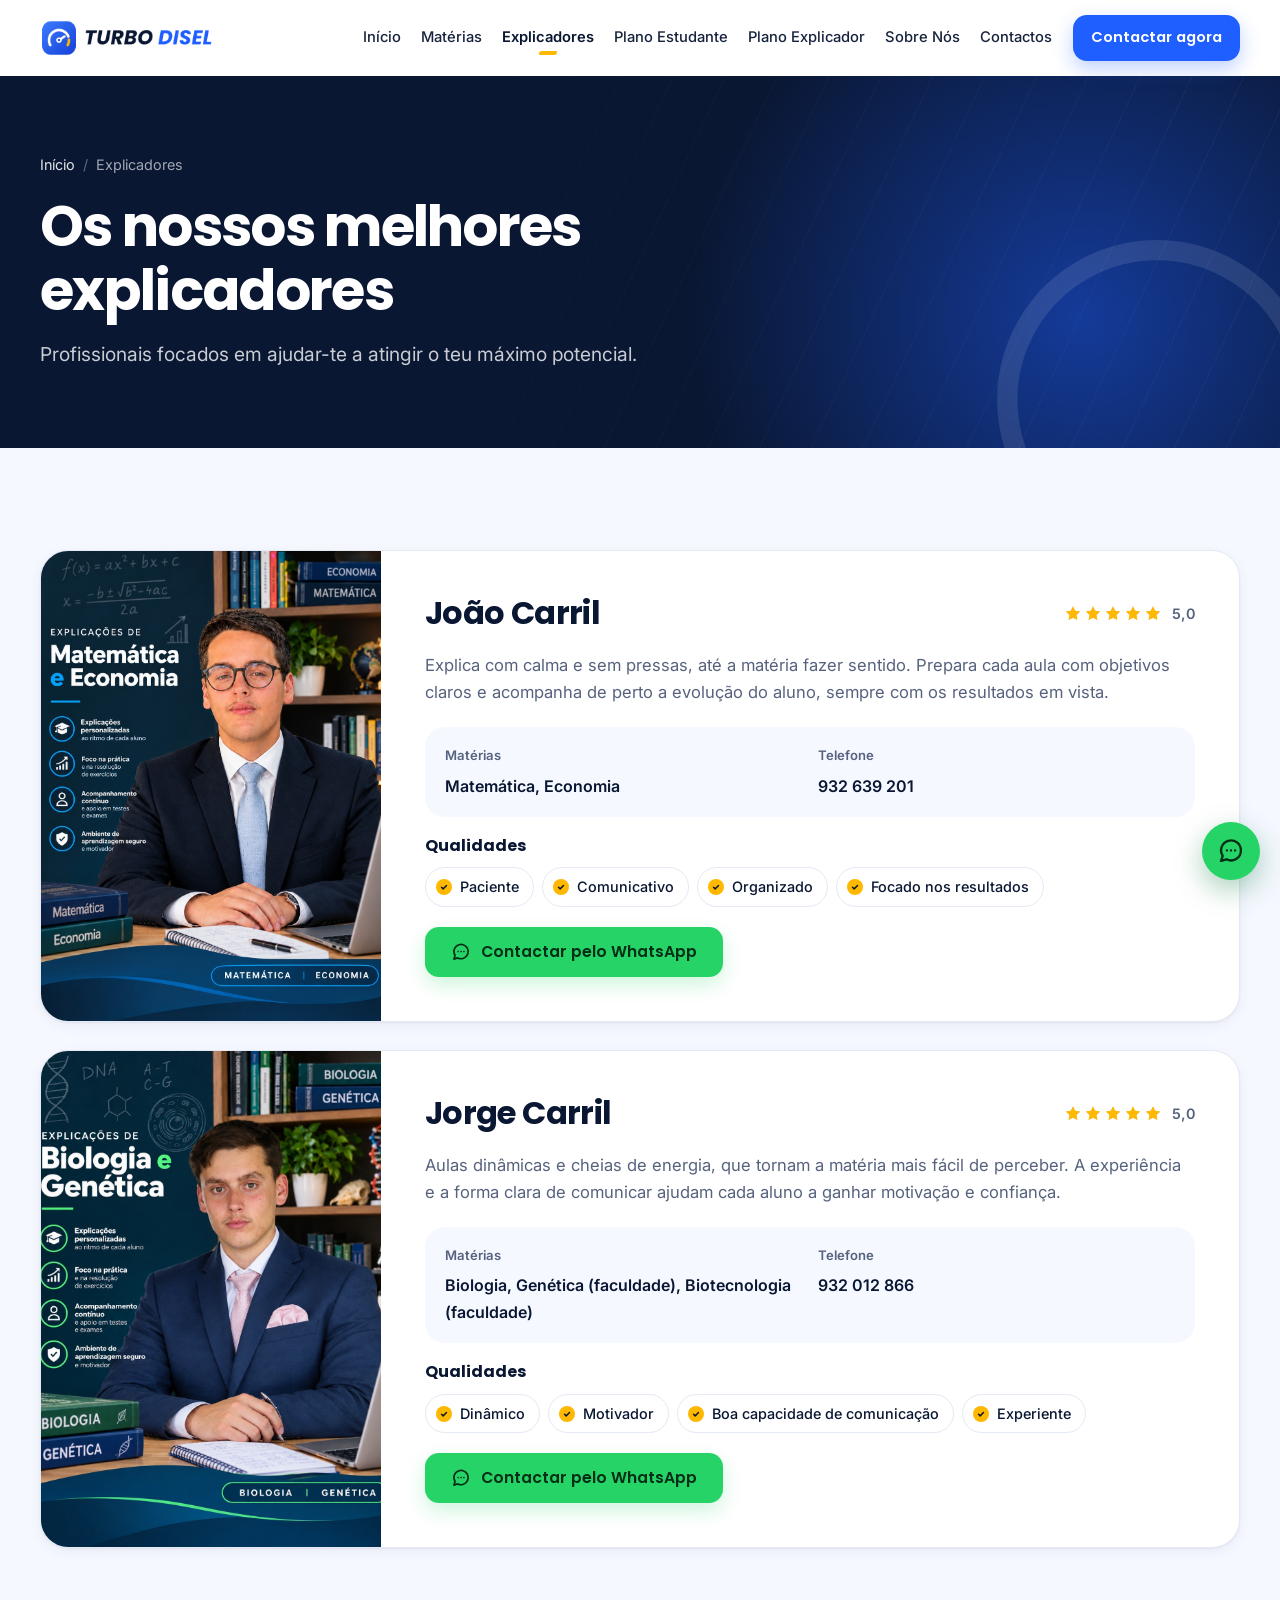
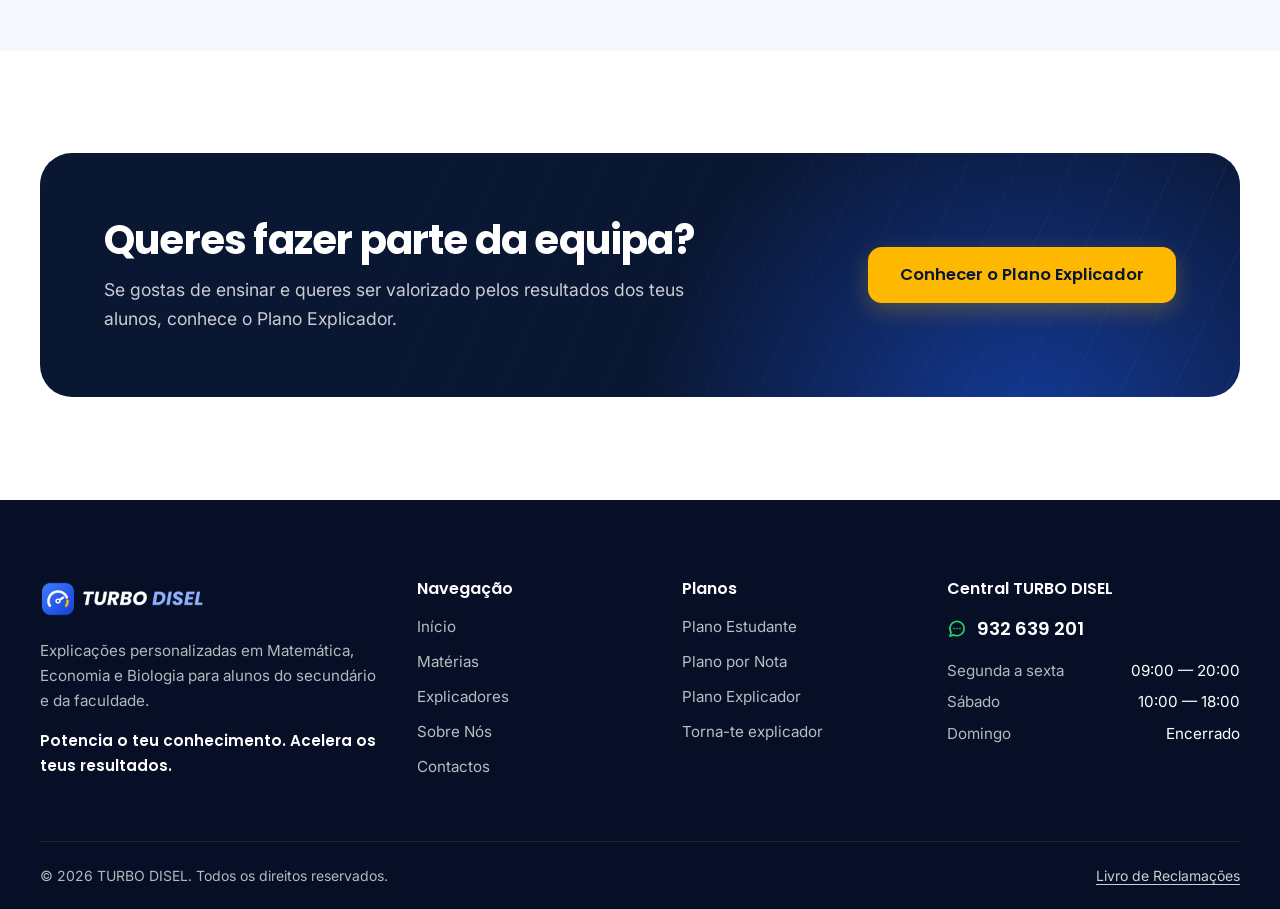
<file: explicadores.html>
<!DOCTYPE html>
<html lang="pt-PT">
<head>
  <meta charset="UTF-8">
  <meta name="viewport" content="width=device-width, initial-scale=1">
  <title>TURBO DISEL | Os nossos explicadores</title>
  <meta name="description" content="Conhece os explicadores da TURBO DISEL: profissionais de Matemática, Economia e Biologia focados nos resultados dos alunos. Fala com eles pelo WhatsApp.">
  <meta name="theme-color" content="#0A1733">

  <!-- Pré-visualização quando o link é partilhado (WhatsApp, redes sociais) -->
  <meta property="og:type" content="website">
  <meta property="og:site_name" content="TURBO DISEL">
  <meta property="og:locale" content="pt_PT">
  <meta property="og:title" content="TURBO DISEL | Os nossos explicadores">
  <meta property="og:description" content="Conhece os explicadores da TURBO DISEL: profissionais de Matemática, Economia e Biologia focados nos resultados dos alunos. Fala com eles pelo WhatsApp.">

  <link rel="icon" type="image/png" href="images/favicon.png">
  <link rel="apple-touch-icon" href="images/favicon.png">

  <!-- Tipos de letra: Poppins (títulos) e Inter (texto) -->
  <link rel="preconnect" href="https://fonts.googleapis.com">
  <link rel="preconnect" href="https://fonts.gstatic.com" crossorigin>
  <link rel="stylesheet" href="https://fonts.googleapis.com/css2?family=Inter:wght@400;500;600;700&amp;family=Poppins:wght@500;600;700;800&amp;display=swap">

  <link rel="stylesheet" href="css/style.css">
  <script src="js/script.js" defer></script>
</head>
<body>
  <a class="skip-link" href="#conteudo">Saltar para o conteúdo</a>

  <!-- ===================== CABEÇALHO ===================== -->
  <header class="site-header">
    <div class="container site-header__inner">
      <!-- Logo: para alterar, substitui o ficheiro images/logo.png -->
      <a class="brand" href="index.html">
        <img src="images/logo.png" alt="TURBO DISEL — página inicial" width="177" height="40">
      </a>

      <button class="nav-toggle" type="button" aria-controls="menu-principal" aria-expanded="false" aria-label="Abrir menu">
        <span class="nav-toggle__bar"></span>
        <span class="nav-toggle__bar"></span>
        <span class="nav-toggle__bar"></span>
      </button>

      <nav class="nav" id="menu-principal" aria-label="Navegação principal">
        <ul class="nav__list">
          <li><a class="nav__link" href="index.html">Início</a></li>
          <li><a class="nav__link" href="materias.html">Matérias</a></li>
          <li><a class="nav__link" href="explicadores.html" aria-current="page">Explicadores</a></li>
          <li><a class="nav__link" href="plano-estudante.html">Plano Estudante</a></li>
          <li><a class="nav__link" href="plano-explicador.html">Plano Explicador</a></li>
          <li><a class="nav__link" href="sobre.html">Sobre Nós</a></li>
          <li><a class="nav__link" href="contactos.html">Contactos</a></li>
        </ul>
        <a class="btn btn--primary nav__cta" href="contactos.html">Contactar agora</a>
        <a class="btn btn--whatsapp nav__extra" href="https://wa.me/351932639201" data-whatsapp="central" target="_blank" rel="noopener"><svg class="icon" viewBox="0 0 24 24" aria-hidden="true"><path d="M20.5 11.5a8.5 8.5 0 0 1-12.4 7.6L3.5 20.5l1.4-4.4A8.5 8.5 0 1 1 20.5 11.5z"/><path d="M8.5 11.5h.01M12 11.5h.01M15.5 11.5h.01"/></svg> WhatsApp da Central</a>
      </nav>
    </div>
  </header>

  <main id="conteudo">
    <!-- ===================== CABEÇALHO DA PÁGINA ===================== -->
    <section class="page-hero bg-turbo" aria-labelledby="titulo-pagina">
      <div class="container">
        <nav class="breadcrumb" aria-label="Localização">
          <ol>
            <li><a href="index.html">Início</a></li>
            <li aria-current="page">Explicadores</li>
          </ol>
        </nav>
        <h1 class="page-hero__title" id="titulo-pagina">Os nossos melhores explicadores</h1>
        <p class="page-hero__text">Profissionais focados em ajudar-te a atingir o teu máximo potencial.</p>
      </div>
    </section>

    <!-- ===================== PERFIS ===================== -->
    <section class="section section--suave" aria-label="Perfis dos explicadores">
      <div class="container">
        <!-- Os dados de cada explicador (nome, telefone, matérias, qualidades, biografia e avaliação)
             vêm do CONFIG, no início de js/script.js. Altera-os lá: o texto escrito aqui é substituído.
             As fotografias são images/explicador1.jpg e explicador2.jpg. -->
        <div class="profile-list">
          <!-- EXPLICADOR 1 — os dados vêm do CONFIG no início de js/script.js: altera-os lá (o texto escrito aqui é substituído) -->
          <article class="profile" id="explicador-1" data-explicador="1" aria-labelledby="nome-explicador-1" data-reveal>
            <div class="profile__media">
              <img src="images/explicador1.jpg" alt="Fotografia de João Carril" width="800" height="1000" loading="lazy" data-campo="foto">
            </div>
            <div class="profile__body">
              <div class="profile__head">
                <h2 class="profile__name" id="nome-explicador-1" data-campo="nome">João Carril</h2>
                <span class="rating"><span class="stars" style="--avaliacao: 5" data-campo="avaliacao" role="img" aria-label="Avaliação: 5,0 em 5"></span><span data-campo="avaliacao-texto" aria-hidden="true">5,0</span></span>
              </div>
              <p class="profile__bio" data-campo="biografia">Explica com calma e sem pressas, até a matéria fazer sentido. Prepara cada aula com objetivos claros e acompanha de perto a evolução do aluno, sempre com os resultados em vista.</p>
              <dl class="profile__meta">
                <div>
                  <dt>Matérias</dt>
                  <dd data-campo="materias">Matemática, Economia</dd>
                </div>
                <div>
                  <dt>Telefone</dt>
                  <dd data-campo="telefone">932 639 201</dd>
                </div>
              </dl>
              <div class="profile__qualities">
                <h3>Qualidades</h3>
                <ul class="quality-list" data-campo="qualidades">
                  <li>Paciente</li>
                  <li>Comunicativo</li>
                  <li>Organizado</li>
                  <li>Focado nos resultados</li>
                </ul>
              </div>
              <div class="profile__actions">
                <a class="btn btn--whatsapp" href="https://wa.me/351932639201" data-campo="whatsapp" target="_blank" rel="noopener"><svg class="icon" viewBox="0 0 24 24" aria-hidden="true"><path d="M20.5 11.5a8.5 8.5 0 0 1-12.4 7.6L3.5 20.5l1.4-4.4A8.5 8.5 0 1 1 20.5 11.5z"/><path d="M8.5 11.5h.01M12 11.5h.01M15.5 11.5h.01"/></svg> Contactar pelo WhatsApp</a>
              </div>
            </div>
          </article>
          <!-- EXPLICADOR 2 — os dados vêm do CONFIG no início de js/script.js: altera-os lá (o texto escrito aqui é substituído) -->
          <article class="profile" id="explicador-2" data-explicador="2" aria-labelledby="nome-explicador-2" data-reveal>
            <div class="profile__media">
              <img src="images/explicador2.jpg" alt="Fotografia de Jorge Carril" width="800" height="1000" loading="lazy" data-campo="foto">
            </div>
            <div class="profile__body">
              <div class="profile__head">
                <h2 class="profile__name" id="nome-explicador-2" data-campo="nome">Jorge Carril</h2>
                <span class="rating"><span class="stars" style="--avaliacao: 5" data-campo="avaliacao" role="img" aria-label="Avaliação: 5,0 em 5"></span><span data-campo="avaliacao-texto" aria-hidden="true">5,0</span></span>
              </div>
              <p class="profile__bio" data-campo="biografia">Aulas dinâmicas e cheias de energia, que tornam a matéria mais fácil de perceber. A experiência e a forma clara de comunicar ajudam cada aluno a ganhar motivação e confiança.</p>
              <dl class="profile__meta">
                <div>
                  <dt>Matérias</dt>
                  <dd data-campo="materias">Biologia, Genética (faculdade), Biotecnologia (faculdade)</dd>
                </div>
                <div>
                  <dt>Telefone</dt>
                  <dd data-campo="telefone">932 012 866</dd>
                </div>
              </dl>
              <div class="profile__qualities">
                <h3>Qualidades</h3>
                <ul class="quality-list" data-campo="qualidades">
                  <li>Dinâmico</li>
                  <li>Motivador</li>
                  <li>Boa capacidade de comunicação</li>
                  <li>Experiente</li>
                </ul>
              </div>
              <div class="profile__actions">
                <a class="btn btn--whatsapp" href="https://wa.me/351932012866" data-campo="whatsapp" target="_blank" rel="noopener"><svg class="icon" viewBox="0 0 24 24" aria-hidden="true"><path d="M20.5 11.5a8.5 8.5 0 0 1-12.4 7.6L3.5 20.5l1.4-4.4A8.5 8.5 0 1 1 20.5 11.5z"/><path d="M8.5 11.5h.01M12 11.5h.01M15.5 11.5h.01"/></svg> Contactar pelo WhatsApp</a>
              </div>
            </div>
          </article>
        </div>
      </div>
    </section>

    <!-- ===================== CHAMADA PARA A AÇÃO ===================== -->
    <section class="section" aria-labelledby="titulo-cta">
      <div class="container">
        <div class="cta-panel bg-turbo" data-reveal>
          <div>
            <h2 id="titulo-cta">Queres fazer parte da equipa?</h2>
            <p>Se gostas de ensinar e queres ser valorizado pelos resultados dos teus alunos, conhece o Plano Explicador.</p>
          </div>
          <div class="cta-panel__actions">
            <a class="btn btn--gold btn--lg" href="plano-explicador.html">Conhecer o Plano Explicador</a>
          </div>
        </div>
      </div>
    </section>
  </main>

  <!-- ===================== RODAPÉ ===================== -->
  <footer class="site-footer">
    <div class="container">
      <div class="footer__grid">
        <div class="footer__brand">
          <!-- Logo para fundo escuro: images/logo-branco.png -->
          <img src="images/logo-branco.png" alt="TURBO DISEL" width="168" height="38">
          <p>Explicações personalizadas em Matemática, Economia e Biologia para alunos do secundário e da faculdade.</p>
          <p class="footer__slogan">Potencia o teu conhecimento. Acelera os teus resultados.</p>
        </div>

        <nav aria-label="Páginas do site">
          <h2 class="footer__title">Navegação</h2>
          <ul class="footer__links">
            <li><a href="index.html">Início</a></li>
            <li><a href="materias.html">Matérias</a></li>
            <li><a href="explicadores.html">Explicadores</a></li>
            <li><a href="sobre.html">Sobre Nós</a></li>
            <li><a href="contactos.html">Contactos</a></li>
          </ul>
        </nav>

        <div>
          <h2 class="footer__title">Planos</h2>
          <ul class="footer__links">
            <li><a href="plano-estudante.html">Plano Estudante</a></li>
            <li><a href="plano-estudante.html#plano-nota">Plano por Nota</a></li>
            <li><a href="plano-explicador.html">Plano Explicador</a></li>
            <li><a href="plano-explicador.html#beneficios">Torna-te explicador</a></li>
          </ul>
        </div>

        <div class="footer__contact">
          <h2 class="footer__title">Central TURBO DISEL</h2>
          <a class="footer__phone" href="https://wa.me/351932639201" data-whatsapp="central" target="_blank" rel="noopener"><svg class="icon" viewBox="0 0 24 24" aria-hidden="true"><path d="M20.5 11.5a8.5 8.5 0 0 1-12.4 7.6L3.5 20.5l1.4-4.4A8.5 8.5 0 1 1 20.5 11.5z"/><path d="M8.5 11.5h.01M12 11.5h.01M15.5 11.5h.01"/></svg> <span data-central-telefone>932 639 201</span></a>
          <dl class="footer__hours">
            <div><dt>Segunda a sexta</dt><dd data-horario="semana">09:00 — 20:00</dd></div>
            <div><dt>Sábado</dt><dd data-horario="sabado">10:00 — 18:00</dd></div>
            <div><dt>Domingo</dt><dd data-horario="domingo">Encerrado</dd></div>
          </dl>
        </div>
      </div>

      <div class="footer__bottom">
        <p>© <span data-ano>2026</span> TURBO DISEL. Todos os direitos reservados.</p>
        <a href="https://www.livroreclamacoes.pt/" target="_blank" rel="noopener">Livro de Reclamações</a>
      </div>
    </div>
  </footer>

  <!-- Botão flutuante do WhatsApp (central) -->
  <a class="whatsapp-fab" href="https://wa.me/351932639201" data-whatsapp="central" target="_blank" rel="noopener" aria-label="Falar com a Central TURBO DISEL no WhatsApp"><svg class="icon" viewBox="0 0 24 24" aria-hidden="true"><path d="M20.5 11.5a8.5 8.5 0 0 1-12.4 7.6L3.5 20.5l1.4-4.4A8.5 8.5 0 1 1 20.5 11.5z"/><path d="M8.5 11.5h.01M12 11.5h.01M15.5 11.5h.01"/></svg></a>
</body>
</html>
</file>
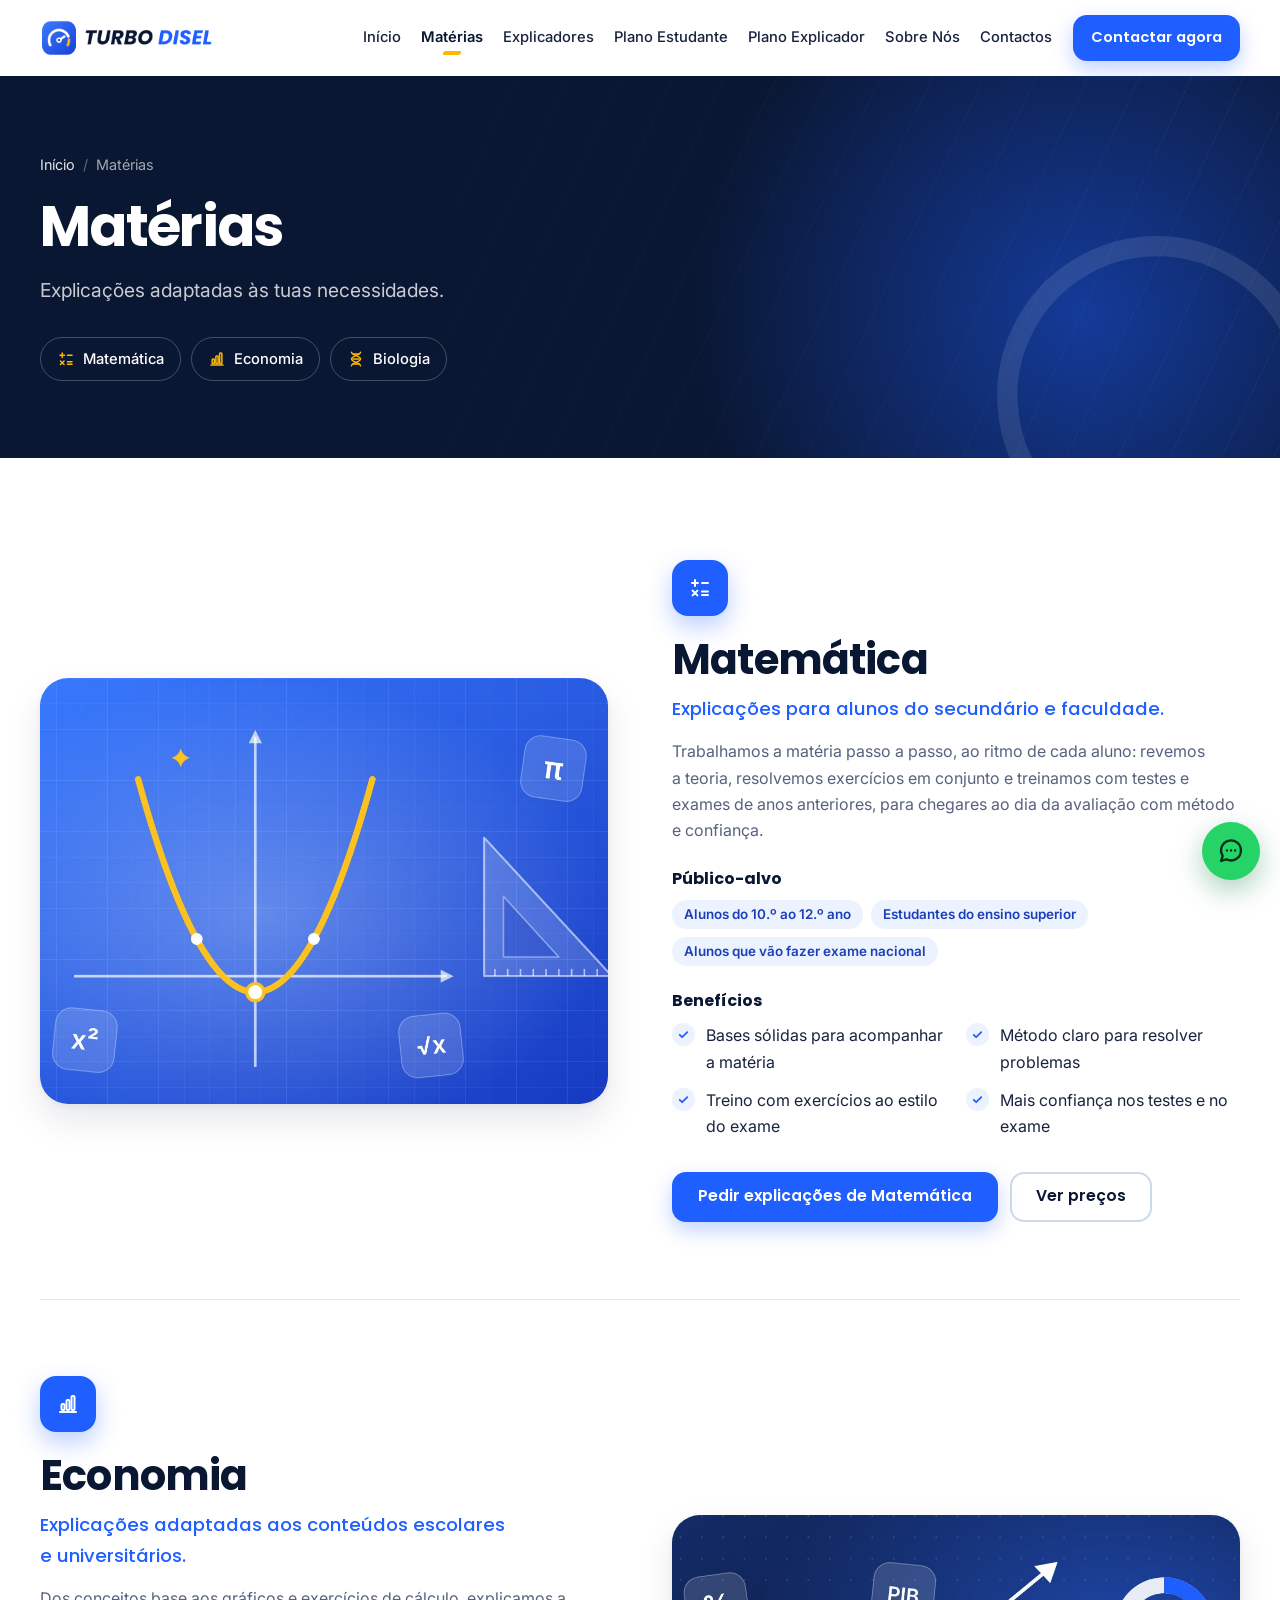
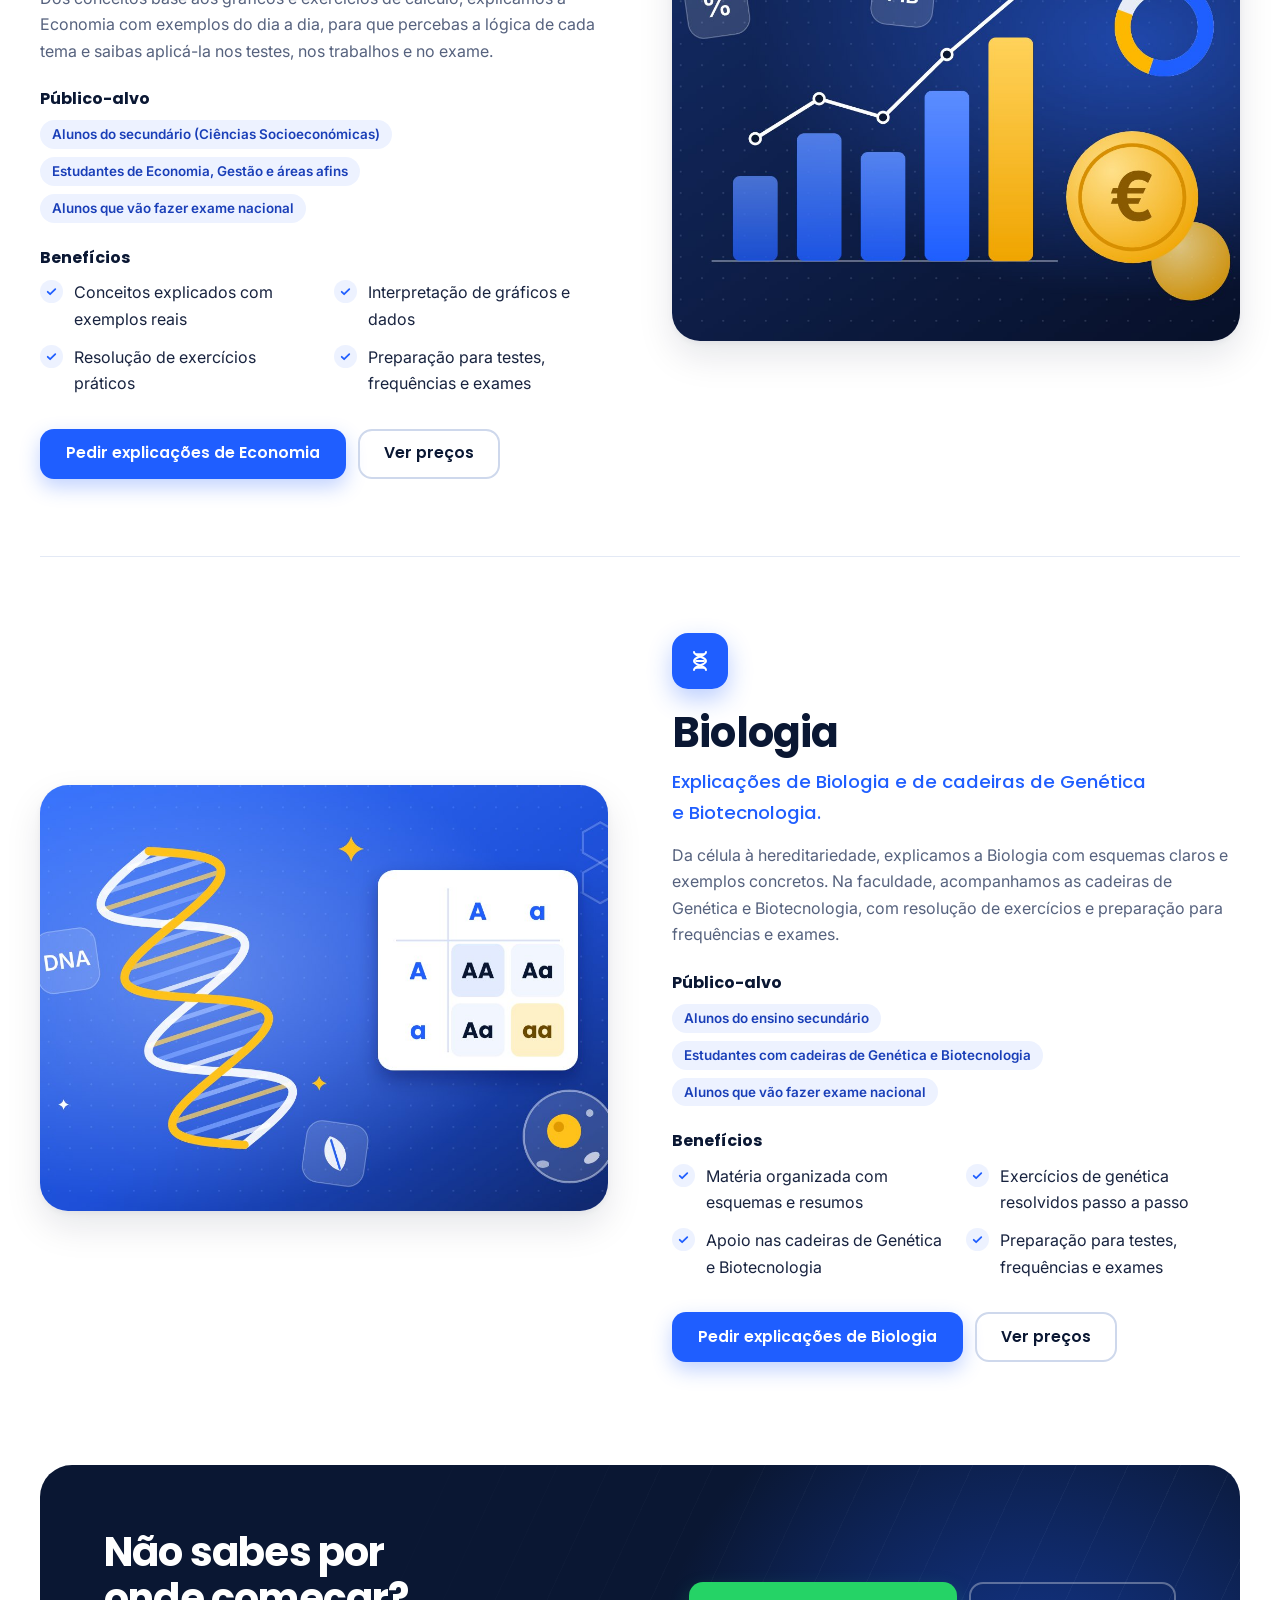
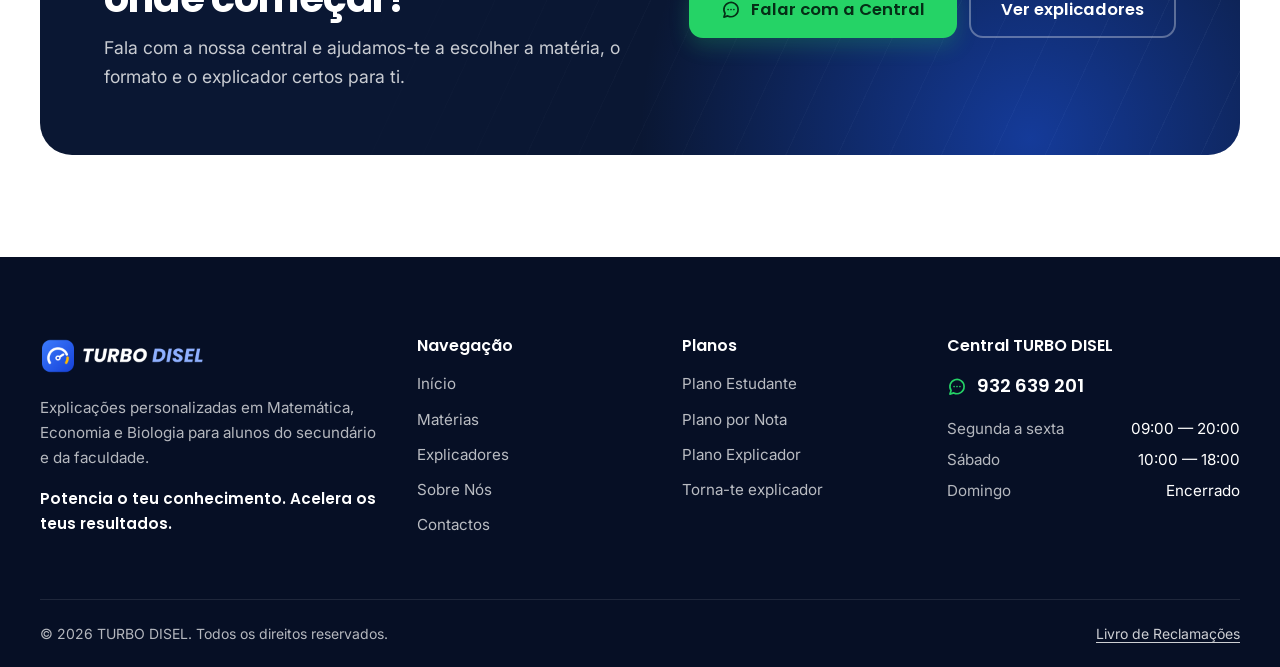
<file: materias.html>
<!DOCTYPE html>
<html lang="pt-PT">
<head>
  <meta charset="UTF-8">
  <meta name="viewport" content="width=device-width, initial-scale=1">
  <title>TURBO DISEL | Matérias: Matemática, Economia e Biologia</title>
  <meta name="description" content="Explicações de Matemática, Economia e Biologia para o ensino secundário e universitário. Conhece a descrição, o público-alvo e os benefícios de cada matéria.">
  <meta name="theme-color" content="#0A1733">

  <!-- Pré-visualização quando o link é partilhado (WhatsApp, redes sociais) -->
  <meta property="og:type" content="website">
  <meta property="og:site_name" content="TURBO DISEL">
  <meta property="og:locale" content="pt_PT">
  <meta property="og:title" content="TURBO DISEL | Matérias: Matemática, Economia e Biologia">
  <meta property="og:description" content="Explicações de Matemática, Economia e Biologia para o ensino secundário e universitário. Conhece a descrição, o público-alvo e os benefícios de cada matéria.">

  <link rel="icon" type="image/png" href="images/favicon.png">
  <link rel="apple-touch-icon" href="images/favicon.png">

  <!-- Tipos de letra: Poppins (títulos) e Inter (texto) -->
  <link rel="preconnect" href="https://fonts.googleapis.com">
  <link rel="preconnect" href="https://fonts.gstatic.com" crossorigin>
  <link rel="stylesheet" href="https://fonts.googleapis.com/css2?family=Inter:wght@400;500;600;700&amp;family=Poppins:wght@500;600;700;800&amp;display=swap">

  <link rel="stylesheet" href="css/style.css">
  <script src="js/script.js" defer></script>
</head>
<body>
  <a class="skip-link" href="#conteudo">Saltar para o conteúdo</a>

  <!-- ===================== CABEÇALHO ===================== -->
  <header class="site-header">
    <div class="container site-header__inner">
      <!-- Logo: para alterar, substitui o ficheiro images/logo.png -->
      <a class="brand" href="index.html">
        <img src="images/logo.png" alt="TURBO DISEL — página inicial" width="177" height="40">
      </a>

      <button class="nav-toggle" type="button" aria-controls="menu-principal" aria-expanded="false" aria-label="Abrir menu">
        <span class="nav-toggle__bar"></span>
        <span class="nav-toggle__bar"></span>
        <span class="nav-toggle__bar"></span>
      </button>

      <nav class="nav" id="menu-principal" aria-label="Navegação principal">
        <ul class="nav__list">
          <li><a class="nav__link" href="index.html">Início</a></li>
          <li><a class="nav__link" href="materias.html" aria-current="page">Matérias</a></li>
          <li><a class="nav__link" href="explicadores.html">Explicadores</a></li>
          <li><a class="nav__link" href="plano-estudante.html">Plano Estudante</a></li>
          <li><a class="nav__link" href="plano-explicador.html">Plano Explicador</a></li>
          <li><a class="nav__link" href="sobre.html">Sobre Nós</a></li>
          <li><a class="nav__link" href="contactos.html">Contactos</a></li>
        </ul>
        <a class="btn btn--primary nav__cta" href="contactos.html">Contactar agora</a>
        <a class="btn btn--whatsapp nav__extra" href="https://wa.me/351932639201" data-whatsapp="central" target="_blank" rel="noopener"><svg class="icon" viewBox="0 0 24 24" aria-hidden="true"><path d="M20.5 11.5a8.5 8.5 0 0 1-12.4 7.6L3.5 20.5l1.4-4.4A8.5 8.5 0 1 1 20.5 11.5z"/><path d="M8.5 11.5h.01M12 11.5h.01M15.5 11.5h.01"/></svg> WhatsApp da Central</a>
      </nav>
    </div>
  </header>

  <main id="conteudo">
    <!-- ===================== CABEÇALHO DA PÁGINA ===================== -->
    <section class="page-hero bg-turbo" aria-labelledby="titulo-pagina">
      <div class="container">
        <nav class="breadcrumb" aria-label="Localização">
          <ol>
            <li><a href="index.html">Início</a></li>
            <li aria-current="page">Matérias</li>
          </ol>
        </nav>
        <h1 class="page-hero__title" id="titulo-pagina">Matérias</h1>
        <p class="page-hero__text">Explicações adaptadas às tuas necessidades.</p>
        <ul class="page-hero__links">
          <li><a class="pill-link" href="#matematica"><svg class="icon" viewBox="0 0 24 24" aria-hidden="true"><path d="M7 4v6M4 7h6M14 7h6M4.6 14.6l4.8 4.8M9.4 14.6l-4.8 4.8M14 15.5h6M14 19h6"/></svg> Matemática</a></li>
          <li><a class="pill-link" href="#economia"><svg class="icon" viewBox="0 0 24 24" aria-hidden="true"><path d="M4 20h16"/><rect x="5.5" y="12" width="3" height="6" rx="1"/><rect x="10.5" y="8" width="3" height="10" rx="1"/><rect x="15.5" y="4" width="3" height="14" rx="1"/></svg> Economia</a></li>
          <li><a class="pill-link" href="#biologia"><svg class="icon" viewBox="0 0 24 24" aria-hidden="true"><path d="M6 3c0 4.5 12 4.5 12 9s-12 4.5-12 9"/><path d="M18 3c0 4.5-12 4.5-12 9s12 4.5 12 9"/><path d="M8 5.2h8M8 12h8M8 18.8h8"/></svg> Biologia</a></li>
        </ul>
      </div>
    </section>

    <!-- ===================== MATÉRIAS ===================== -->
    <div class="section">
      <div class="container">
        <!-- MATEMÁTICA -->
        <section class="subject-section" id="matematica" aria-labelledby="titulo-matematica">
          <div class="subject-section__media" data-reveal>
            <img src="images/matematica.jpg" alt="Ilustração de uma parábola num referencial cartesiano, com um esquadro e símbolos matemáticos" width="1200" height="800" loading="lazy">
          </div>
          <div class="subject-section__content" data-reveal>
            <div class="subject-section__icon"><svg class="icon" viewBox="0 0 24 24" aria-hidden="true"><path d="M7 4v6M4 7h6M14 7h6M4.6 14.6l4.8 4.8M9.4 14.6l-4.8 4.8M14 15.5h6M14 19h6"/></svg></div>
            <h2 id="titulo-matematica">Matemática</h2>
            <p class="subject-section__lead">Explicações para alunos do secundário e faculdade.</p>
            <p class="subject-section__text">Trabalhamos a matéria passo a passo, ao ritmo de cada aluno: revemos a teoria, resolvemos exercícios em conjunto e treinamos com testes e exames de anos anteriores, para chegares ao dia da avaliação com método e confiança.</p>
            <div class="info-block">
              <h3>Público-alvo</h3>
              <ul class="chip-list">
                <li class="chip">Alunos do 10.º ao 12.º ano</li>
                <li class="chip">Estudantes do ensino superior</li>
                <li class="chip">Alunos que vão fazer exame nacional</li>
              </ul>
            </div>
            <div class="info-block">
              <h3>Benefícios</h3>
              <ul class="check-list">
                <li>Bases sólidas para acompanhar a matéria</li>
                <li>Método claro para resolver problemas</li>
                <li>Treino com exercícios ao estilo do exame</li>
                <li>Mais confiança nos testes e no exame</li>
              </ul>
            </div>
            <div class="subject-section__actions">
              <a class="btn btn--primary" href="contactos.html?materia=matematica#formulario">Pedir explicações de Matemática</a>
              <a class="btn btn--outline" href="plano-estudante.html">Ver preços</a>
            </div>
          </div>
        </section>

        <!-- ECONOMIA -->
        <section class="subject-section subject-section--invertida" id="economia" aria-labelledby="titulo-economia">
          <div class="subject-section__media" data-reveal>
            <img src="images/economia.jpg" alt="Ilustração de um gráfico de barras em crescimento, uma moeda de euro e um gráfico circular" width="1200" height="800" loading="lazy">
          </div>
          <div class="subject-section__content" data-reveal>
            <div class="subject-section__icon"><svg class="icon" viewBox="0 0 24 24" aria-hidden="true"><path d="M4 20h16"/><rect x="5.5" y="12" width="3" height="6" rx="1"/><rect x="10.5" y="8" width="3" height="10" rx="1"/><rect x="15.5" y="4" width="3" height="14" rx="1"/></svg></div>
            <h2 id="titulo-economia">Economia</h2>
            <p class="subject-section__lead">Explicações adaptadas aos conteúdos escolares e universitários.</p>
            <p class="subject-section__text">Dos conceitos base aos gráficos e exercícios de cálculo, explicamos a Economia com exemplos do dia a dia, para que percebas a lógica de cada tema e saibas aplicá-la nos testes, nos trabalhos e no exame.</p>
            <div class="info-block">
              <h3>Público-alvo</h3>
              <ul class="chip-list">
                <li class="chip">Alunos do secundário (Ciências Socioeconómicas)</li>
                <li class="chip">Estudantes de Economia, Gestão e áreas afins</li>
                <li class="chip">Alunos que vão fazer exame nacional</li>
              </ul>
            </div>
            <div class="info-block">
              <h3>Benefícios</h3>
              <ul class="check-list">
                <li>Conceitos explicados com exemplos reais</li>
                <li>Interpretação de gráficos e dados</li>
                <li>Resolução de exercícios práticos</li>
                <li>Preparação para testes, frequências e exames</li>
              </ul>
            </div>
            <div class="subject-section__actions">
              <a class="btn btn--primary" href="contactos.html?materia=economia#formulario">Pedir explicações de Economia</a>
              <a class="btn btn--outline" href="plano-estudante.html">Ver preços</a>
            </div>
          </div>
        </section>

        <!-- BIOLOGIA -->
        <section class="subject-section" id="biologia" aria-labelledby="titulo-biologia">
          <div class="subject-section__media" data-reveal>
            <img src="images/biologia.jpg" alt="Ilustração de uma dupla hélice de DNA, um quadro de cruzamentos genéticos e uma célula" width="1200" height="800" loading="lazy">
          </div>
          <div class="subject-section__content" data-reveal>
            <div class="subject-section__icon"><svg class="icon" viewBox="0 0 24 24" aria-hidden="true"><path d="M6 3c0 4.5 12 4.5 12 9s-12 4.5-12 9"/><path d="M18 3c0 4.5-12 4.5-12 9s12 4.5 12 9"/><path d="M8 5.2h8M8 12h8M8 18.8h8"/></svg></div>
            <h2 id="titulo-biologia">Biologia</h2>
            <p class="subject-section__lead">Explicações de Biologia e de cadeiras de Genética e Biotecnologia.</p>
            <p class="subject-section__text">Da célula à hereditariedade, explicamos a Biologia com esquemas claros e exemplos concretos. Na faculdade, acompanhamos as cadeiras de Genética e Biotecnologia, com resolução de exercícios e preparação para frequências e exames.</p>
            <div class="info-block">
              <h3>Público-alvo</h3>
              <ul class="chip-list">
                <li class="chip">Alunos do ensino secundário</li>
                <li class="chip">Estudantes com cadeiras de Genética e Biotecnologia</li>
                <li class="chip">Alunos que vão fazer exame nacional</li>
              </ul>
            </div>
            <div class="info-block">
              <h3>Benefícios</h3>
              <ul class="check-list">
                <li>Matéria organizada com esquemas e resumos</li>
                <li>Exercícios de genética resolvidos passo a passo</li>
                <li>Apoio nas cadeiras de Genética e Biotecnologia</li>
                <li>Preparação para testes, frequências e exames</li>
              </ul>
            </div>
            <div class="subject-section__actions">
              <a class="btn btn--primary" href="contactos.html?materia=biologia#formulario">Pedir explicações de Biologia</a>
              <a class="btn btn--outline" href="plano-estudante.html">Ver preços</a>
            </div>
          </div>
        </section>
      </div>
    </div>

    <!-- ===================== CHAMADA PARA A AÇÃO ===================== -->
    <section class="section section--sem-topo" aria-labelledby="titulo-cta">
      <div class="container">
        <div class="cta-panel bg-turbo" data-reveal>
          <div>
            <h2 id="titulo-cta">Não sabes por onde começar?</h2>
            <p>Fala com a nossa central e ajudamos-te a escolher a matéria, o formato e o explicador certos para ti.</p>
          </div>
          <div class="cta-panel__actions">
            <a class="btn btn--whatsapp btn--lg" href="https://wa.me/351932639201" data-whatsapp="central" target="_blank" rel="noopener"><svg class="icon" viewBox="0 0 24 24" aria-hidden="true"><path d="M20.5 11.5a8.5 8.5 0 0 1-12.4 7.6L3.5 20.5l1.4-4.4A8.5 8.5 0 1 1 20.5 11.5z"/><path d="M8.5 11.5h.01M12 11.5h.01M15.5 11.5h.01"/></svg> Falar com a Central</a>
            <a class="btn btn--ghost btn--lg" href="explicadores.html">Ver explicadores</a>
          </div>
        </div>
      </div>
    </section>
  </main>

  <!-- ===================== RODAPÉ ===================== -->
  <footer class="site-footer">
    <div class="container">
      <div class="footer__grid">
        <div class="footer__brand">
          <!-- Logo para fundo escuro: images/logo-branco.png -->
          <img src="images/logo-branco.png" alt="TURBO DISEL" width="168" height="38">
          <p>Explicações personalizadas em Matemática, Economia e Biologia para alunos do secundário e da faculdade.</p>
          <p class="footer__slogan">Potencia o teu conhecimento. Acelera os teus resultados.</p>
        </div>

        <nav aria-label="Páginas do site">
          <h2 class="footer__title">Navegação</h2>
          <ul class="footer__links">
            <li><a href="index.html">Início</a></li>
            <li><a href="materias.html">Matérias</a></li>
            <li><a href="explicadores.html">Explicadores</a></li>
            <li><a href="sobre.html">Sobre Nós</a></li>
            <li><a href="contactos.html">Contactos</a></li>
          </ul>
        </nav>

        <div>
          <h2 class="footer__title">Planos</h2>
          <ul class="footer__links">
            <li><a href="plano-estudante.html">Plano Estudante</a></li>
            <li><a href="plano-estudante.html#plano-nota">Plano por Nota</a></li>
            <li><a href="plano-explicador.html">Plano Explicador</a></li>
            <li><a href="plano-explicador.html#beneficios">Torna-te explicador</a></li>
          </ul>
        </div>

        <div class="footer__contact">
          <h2 class="footer__title">Central TURBO DISEL</h2>
          <a class="footer__phone" href="https://wa.me/351932639201" data-whatsapp="central" target="_blank" rel="noopener"><svg class="icon" viewBox="0 0 24 24" aria-hidden="true"><path d="M20.5 11.5a8.5 8.5 0 0 1-12.4 7.6L3.5 20.5l1.4-4.4A8.5 8.5 0 1 1 20.5 11.5z"/><path d="M8.5 11.5h.01M12 11.5h.01M15.5 11.5h.01"/></svg> <span data-central-telefone>932 639 201</span></a>
          <dl class="footer__hours">
            <div><dt>Segunda a sexta</dt><dd data-horario="semana">09:00 — 20:00</dd></div>
            <div><dt>Sábado</dt><dd data-horario="sabado">10:00 — 18:00</dd></div>
            <div><dt>Domingo</dt><dd data-horario="domingo">Encerrado</dd></div>
          </dl>
        </div>
      </div>

      <div class="footer__bottom">
        <p>© <span data-ano>2026</span> TURBO DISEL. Todos os direitos reservados.</p>
        <a href="https://www.livroreclamacoes.pt/" target="_blank" rel="noopener">Livro de Reclamações</a>
      </div>
    </div>
  </footer>

  <!-- Botão flutuante do WhatsApp (central) -->
  <a class="whatsapp-fab" href="https://wa.me/351932639201" data-whatsapp="central" target="_blank" rel="noopener" aria-label="Falar com a Central TURBO DISEL no WhatsApp"><svg class="icon" viewBox="0 0 24 24" aria-hidden="true"><path d="M20.5 11.5a8.5 8.5 0 0 1-12.4 7.6L3.5 20.5l1.4-4.4A8.5 8.5 0 1 1 20.5 11.5z"/><path d="M8.5 11.5h.01M12 11.5h.01M15.5 11.5h.01"/></svg></a>
</body>
</html>
</file>
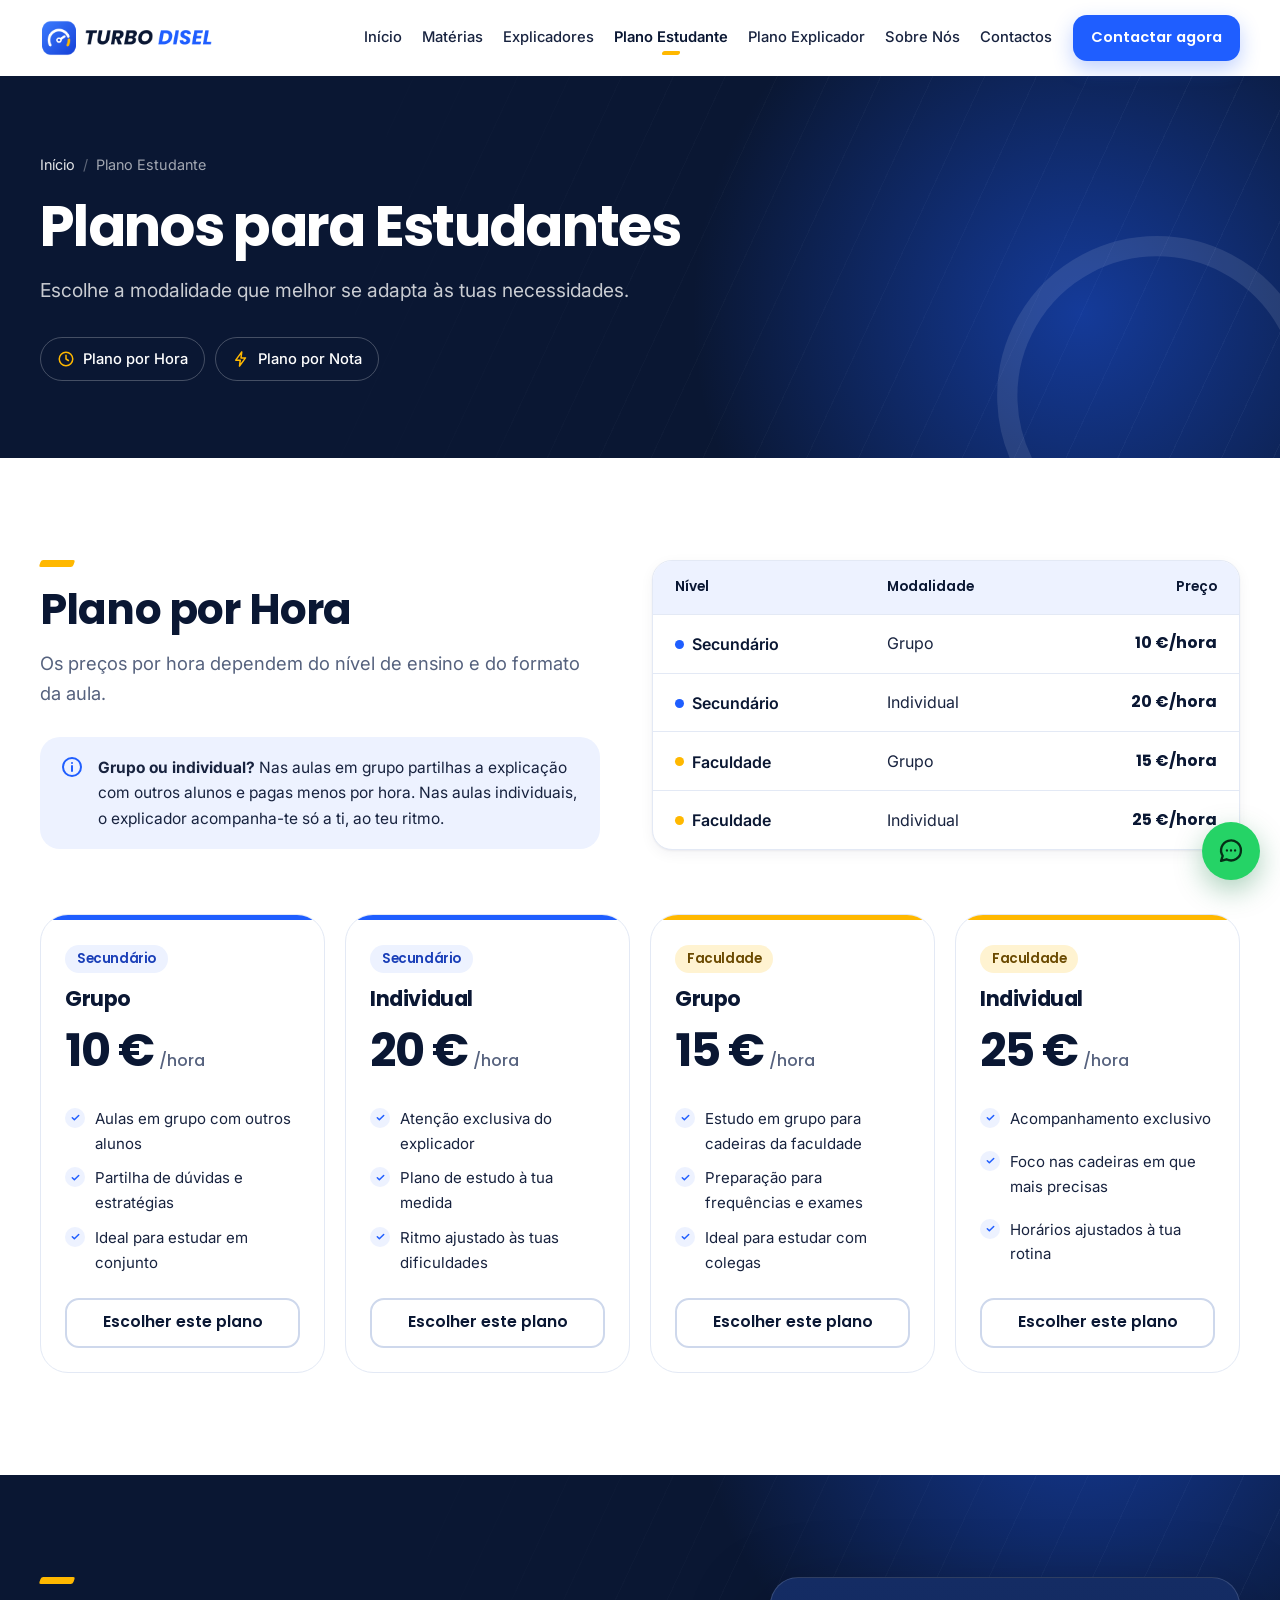
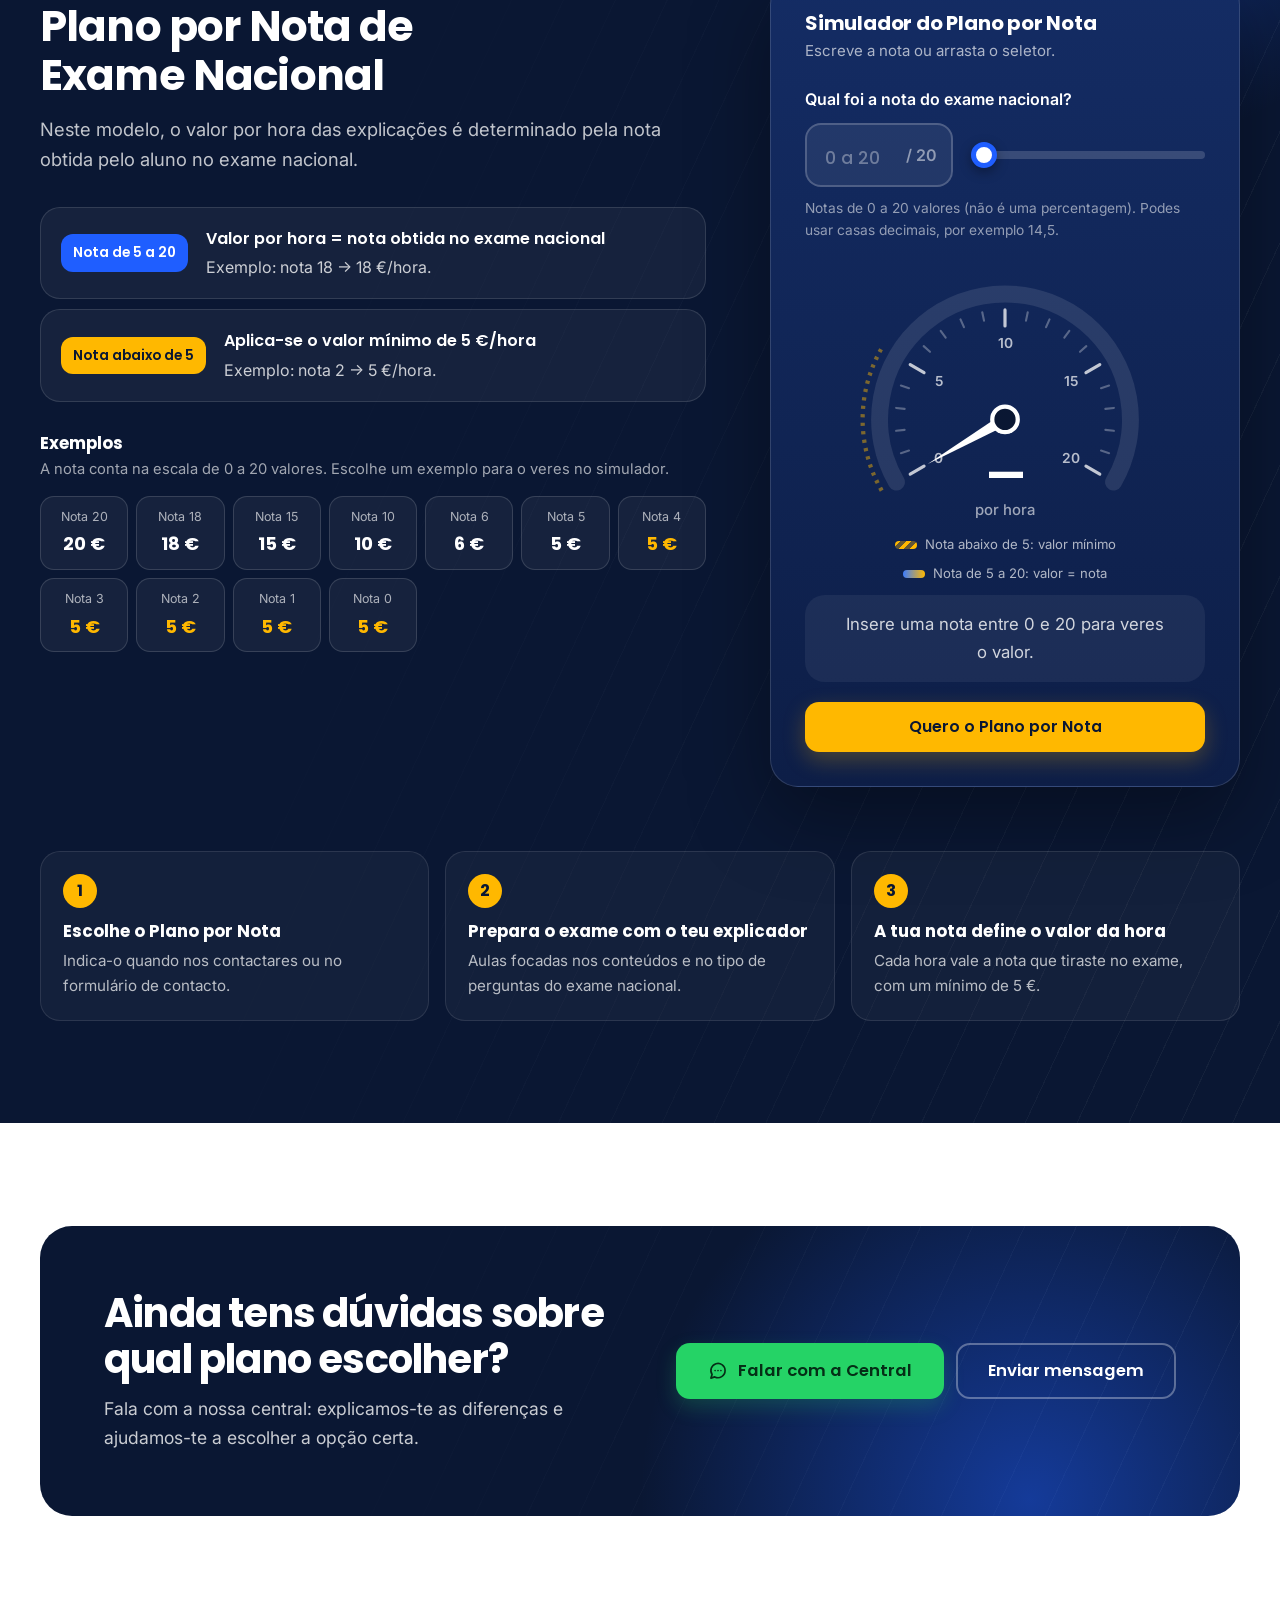
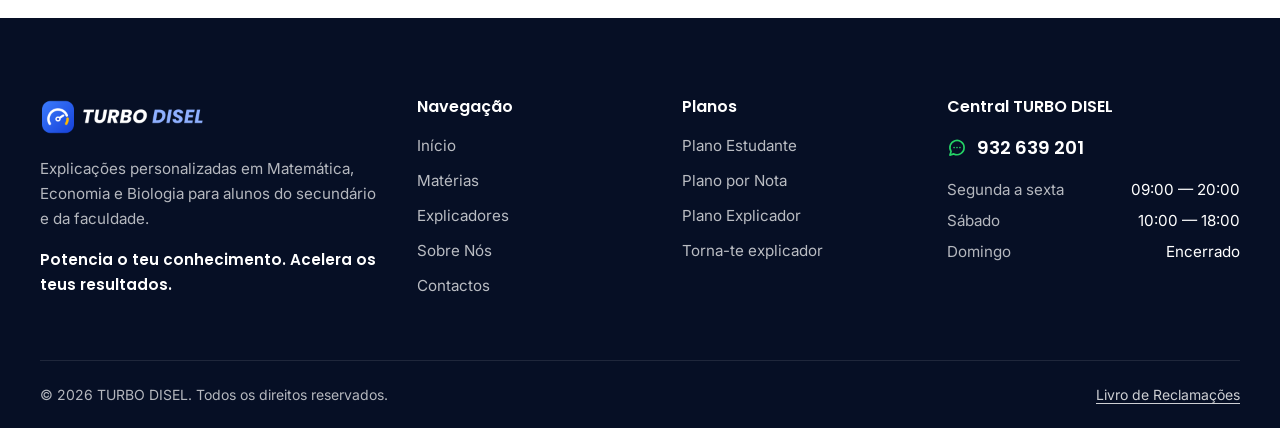
<file: plano-estudante.html>
<!DOCTYPE html>
<html lang="pt-PT">
<head>
  <meta charset="UTF-8">
  <meta name="viewport" content="width=device-width, initial-scale=1">
  <title>TURBO DISEL | Planos para Estudantes</title>
  <meta name="description" content="Preços das explicações por hora para o secundário e a faculdade, em grupo ou individuais, e o Plano por Nota de Exame Nacional, com simulador do valor por hora.">
  <meta name="theme-color" content="#0A1733">

  <!-- Pré-visualização quando o link é partilhado (WhatsApp, redes sociais) -->
  <meta property="og:type" content="website">
  <meta property="og:site_name" content="TURBO DISEL">
  <meta property="og:locale" content="pt_PT">
  <meta property="og:title" content="TURBO DISEL | Planos para Estudantes">
  <meta property="og:description" content="Preços das explicações por hora para o secundário e a faculdade, em grupo ou individuais, e o Plano por Nota de Exame Nacional, com simulador do valor por hora.">

  <link rel="icon" type="image/png" href="images/favicon.png">
  <link rel="apple-touch-icon" href="images/favicon.png">

  <!-- Tipos de letra: Poppins (títulos) e Inter (texto) -->
  <link rel="preconnect" href="https://fonts.googleapis.com">
  <link rel="preconnect" href="https://fonts.gstatic.com" crossorigin>
  <link rel="stylesheet" href="https://fonts.googleapis.com/css2?family=Inter:wght@400;500;600;700&amp;family=Poppins:wght@500;600;700;800&amp;display=swap">

  <link rel="stylesheet" href="css/style.css">
  <script src="js/script.js" defer></script>
</head>
<body>
  <a class="skip-link" href="#conteudo">Saltar para o conteúdo</a>

  <!-- ===================== CABEÇALHO ===================== -->
  <header class="site-header">
    <div class="container site-header__inner">
      <!-- Logo: para alterar, substitui o ficheiro images/logo.png -->
      <a class="brand" href="index.html">
        <img src="images/logo.png" alt="TURBO DISEL — página inicial" width="177" height="40">
      </a>

      <button class="nav-toggle" type="button" aria-controls="menu-principal" aria-expanded="false" aria-label="Abrir menu">
        <span class="nav-toggle__bar"></span>
        <span class="nav-toggle__bar"></span>
        <span class="nav-toggle__bar"></span>
      </button>

      <nav class="nav" id="menu-principal" aria-label="Navegação principal">
        <ul class="nav__list">
          <li><a class="nav__link" href="index.html">Início</a></li>
          <li><a class="nav__link" href="materias.html">Matérias</a></li>
          <li><a class="nav__link" href="explicadores.html">Explicadores</a></li>
          <li><a class="nav__link" href="plano-estudante.html" aria-current="page">Plano Estudante</a></li>
          <li><a class="nav__link" href="plano-explicador.html">Plano Explicador</a></li>
          <li><a class="nav__link" href="sobre.html">Sobre Nós</a></li>
          <li><a class="nav__link" href="contactos.html">Contactos</a></li>
        </ul>
        <a class="btn btn--primary nav__cta" href="contactos.html">Contactar agora</a>
        <a class="btn btn--whatsapp nav__extra" href="https://wa.me/351932639201" data-whatsapp="central" target="_blank" rel="noopener"><svg class="icon" viewBox="0 0 24 24" aria-hidden="true"><path d="M20.5 11.5a8.5 8.5 0 0 1-12.4 7.6L3.5 20.5l1.4-4.4A8.5 8.5 0 1 1 20.5 11.5z"/><path d="M8.5 11.5h.01M12 11.5h.01M15.5 11.5h.01"/></svg> WhatsApp da Central</a>
      </nav>
    </div>
  </header>

  <main id="conteudo">
    <!-- ===================== CABEÇALHO DA PÁGINA ===================== -->
    <section class="page-hero bg-turbo" aria-labelledby="titulo-pagina">
      <div class="container">
        <nav class="breadcrumb" aria-label="Localização">
          <ol>
            <li><a href="index.html">Início</a></li>
            <li aria-current="page">Plano Estudante</li>
          </ol>
        </nav>
        <h1 class="page-hero__title" id="titulo-pagina">Planos para Estudantes</h1>
        <p class="page-hero__text">Escolhe a modalidade que melhor se adapta às tuas necessidades.</p>
        <ul class="page-hero__links">
          <li><a class="pill-link" href="#plano-hora"><svg class="icon" viewBox="0 0 24 24" aria-hidden="true"><circle cx="12" cy="12" r="9"/><path d="M12 7v5l3.2 2"/></svg> Plano por Hora</a></li>
          <li><a class="pill-link" href="#plano-nota"><svg class="icon" viewBox="0 0 24 24" aria-hidden="true"><path d="M13 2.5L5 13.5h6l-1 8 8-11h-6z"/></svg> Plano por Nota</a></li>
        </ul>
      </div>
    </section>

    <!-- ===================== PLANO POR HORA ===================== -->
    <!-- Preços: preenchidos a partir de CONFIG.precosEstudante em js/script.js -->
    <section class="section" id="plano-hora" aria-labelledby="titulo-plano-hora">
      <div class="container">
        <div class="hour-plan">
          <div>
            <div class="section-head" data-reveal>
              <h2 id="titulo-plano-hora">Plano por Hora</h2>
              <p>Os preços por hora dependem do nível de ensino e do formato da aula.</p>
            </div>
            <div class="hour-plan__note" data-reveal>
              <svg class="icon" viewBox="0 0 24 24" aria-hidden="true"><circle cx="12" cy="12" r="9"/><path d="M12 11v5M12 8h.01"/></svg>
              <p><strong>Grupo ou individual?</strong> Nas aulas em grupo partilhas a explicação com outros alunos e pagas menos por hora. Nas aulas individuais, o explicador acompanha-te só a ti, ao teu ritmo.</p>
            </div>
          </div>
          <div class="table-wrap" data-reveal>
            <table class="price-table">
              <caption class="sr-only">Preços por hora para estudantes</caption>
              <thead>
                <tr><th scope="col">Nível</th><th scope="col">Modalidade</th><th scope="col">Preço</th></tr>
              </thead>
              <tbody>
                <tr><td><span class="nivel-tag">Secundário</span></td><td>Grupo</td><td class="preco"><span data-preco="secundarioGrupo">10</span> €/hora</td></tr>
                <tr><td><span class="nivel-tag">Secundário</span></td><td>Individual</td><td class="preco"><span data-preco="secundarioIndividual">20</span> €/hora</td></tr>
                <tr><td><span class="nivel-tag nivel-tag--faculdade">Faculdade</span></td><td>Grupo</td><td class="preco"><span data-preco="faculdadeGrupo">15</span> €/hora</td></tr>
                <tr><td><span class="nivel-tag nivel-tag--faculdade">Faculdade</span></td><td>Individual</td><td class="preco"><span data-preco="faculdadeIndividual">25</span> €/hora</td></tr>
              </tbody>
            </table>
          </div>
        </div>

        <div class="pricing-grid" data-reveal-grupo>
          <article class="price-card">
            <h3 class="price-card__title"><span class="chip">Secundário</span><span>Grupo</span></h3>
            <p class="price-card__price"><strong><span data-preco="secundarioGrupo">10</span> €</strong><span>/hora</span></p>
            <ul class="check-list check-list--sm">
              <li>Aulas em grupo com outros alunos</li>
              <li>Partilha de dúvidas e estratégias</li>
              <li>Ideal para estudar em conjunto</li>
            </ul>
            <a class="btn btn--outline btn--block" href="contactos.html?tipo=secundario-grupo#formulario">Escolher este plano<span class="sr-only"> (Secundário — Grupo)</span></a>
          </article>
          <article class="price-card">
            <h3 class="price-card__title"><span class="chip">Secundário</span><span>Individual</span></h3>
            <p class="price-card__price"><strong><span data-preco="secundarioIndividual">20</span> €</strong><span>/hora</span></p>
            <ul class="check-list check-list--sm">
              <li>Atenção exclusiva do explicador</li>
              <li>Plano de estudo à tua medida</li>
              <li>Ritmo ajustado às tuas dificuldades</li>
            </ul>
            <a class="btn btn--outline btn--block" href="contactos.html?tipo=secundario-individual#formulario">Escolher este plano<span class="sr-only"> (Secundário — Individual)</span></a>
          </article>
          <article class="price-card price-card--faculdade">
            <h3 class="price-card__title"><span class="chip chip--dourado">Faculdade</span><span>Grupo</span></h3>
            <p class="price-card__price"><strong><span data-preco="faculdadeGrupo">15</span> €</strong><span>/hora</span></p>
            <ul class="check-list check-list--sm">
              <li>Estudo em grupo para cadeiras da faculdade</li>
              <li>Preparação para frequências e exames</li>
              <li>Ideal para estudar com colegas</li>
            </ul>
            <a class="btn btn--outline btn--block" href="contactos.html?tipo=faculdade-grupo#formulario">Escolher este plano<span class="sr-only"> (Faculdade — Grupo)</span></a>
          </article>
          <article class="price-card price-card--faculdade">
            <h3 class="price-card__title"><span class="chip chip--dourado">Faculdade</span><span>Individual</span></h3>
            <p class="price-card__price"><strong><span data-preco="faculdadeIndividual">25</span> €</strong><span>/hora</span></p>
            <ul class="check-list check-list--sm">
              <li>Acompanhamento exclusivo</li>
              <li>Foco nas cadeiras em que mais precisas</li>
              <li>Horários ajustados à tua rotina</li>
            </ul>
            <a class="btn btn--outline btn--block" href="contactos.html?tipo=faculdade-individual#formulario">Escolher este plano<span class="sr-only"> (Faculdade — Individual)</span></a>
          </article>
        </div>
      </div>
    </section>

    <!-- ===================== PLANO POR NOTA ===================== -->
    <!-- Regra: valor por hora = nota do exame (0 a 20), com mínimo de 5 €/hora -> Math.max(nota, 5) -->
    <section class="section bg-turbo grade-plan" id="plano-nota" aria-labelledby="titulo-plano-nota">
      <div class="container">
        <div class="grade-plan__grid">
          <div class="grade-plan__info">
            <div class="section-head" data-reveal>
              <h2 id="titulo-plano-nota">Plano por Nota de Exame Nacional</h2>
              <p>Neste modelo, o valor por hora das explicações é determinado pela nota obtida pelo aluno no exame nacional.</p>
            </div>

            <div class="rule-card" data-reveal>
              <div class="rule-row">
                <span class="rule-row__tag">Nota de <span data-valor-minimo>5</span> a 20</span>
                <p><strong>Valor por hora = nota obtida no exame nacional</strong>Exemplo: nota 18 → 18 €/hora.</p>
              </div>
              <div class="rule-row rule-row--min">
                <span class="rule-row__tag">Nota abaixo de <span data-valor-minimo>5</span></span>
                <p><strong>Aplica-se o valor mínimo de <span data-valor-minimo>5</span> €/hora</strong>Exemplo: nota 2 → <span data-valor-minimo>5</span> €/hora.</p>
              </div>
            </div>

            <div class="examples" data-reveal>
              <h3>Exemplos</h3>
              <p>A nota conta na escala de 0 a 20 valores. Escolhe um exemplo para o veres no simulador.</p>
              <div class="examples__grid">
                <button class="example" type="button" data-exemplo="20" data-alvo="simulador-estudante"><span class="example__nota">Nota 20</span><span class="example__valor">20 €</span></button>
                <button class="example" type="button" data-exemplo="18" data-alvo="simulador-estudante"><span class="example__nota">Nota 18</span><span class="example__valor">18 €</span></button>
                <button class="example" type="button" data-exemplo="15" data-alvo="simulador-estudante"><span class="example__nota">Nota 15</span><span class="example__valor">15 €</span></button>
                <button class="example" type="button" data-exemplo="10" data-alvo="simulador-estudante"><span class="example__nota">Nota 10</span><span class="example__valor">10 €</span></button>
                <button class="example" type="button" data-exemplo="6" data-alvo="simulador-estudante"><span class="example__nota">Nota 6</span><span class="example__valor">6 €</span></button>
                <button class="example" type="button" data-exemplo="5" data-alvo="simulador-estudante"><span class="example__nota">Nota 5</span><span class="example__valor">5 €</span></button>
                <button class="example example--min" type="button" data-exemplo="4" data-alvo="simulador-estudante"><span class="example__nota">Nota 4</span><span class="example__valor">5 €</span></button>
                <button class="example example--min" type="button" data-exemplo="3" data-alvo="simulador-estudante"><span class="example__nota">Nota 3</span><span class="example__valor">5 €</span></button>
                <button class="example example--min" type="button" data-exemplo="2" data-alvo="simulador-estudante"><span class="example__nota">Nota 2</span><span class="example__valor">5 €</span></button>
                <button class="example example--min" type="button" data-exemplo="1" data-alvo="simulador-estudante"><span class="example__nota">Nota 1</span><span class="example__valor">5 €</span></button>
                <button class="example example--min" type="button" data-exemplo="0" data-alvo="simulador-estudante"><span class="example__nota">Nota 0</span><span class="example__valor">5 €</span></button>
              </div>
            </div>
          </div>

          <form class="calc" id="simulador-estudante" data-calculadora data-rotulo="Valor da explicação:" data-unidade="€/hora" novalidate data-reveal>
            <h3 class="calc__title">Simulador do Plano por Nota</h3>
            <p class="calc__subtitle">Escreve a nota ou arrasta o seletor.</p>
            <label class="calc__label" for="nota-estudante">Qual foi a nota do exame nacional?</label>
            <div class="calc__field">
              <div class="calc__input-wrap">
                <input class="calc__input" id="nota-estudante" name="nota" type="text" inputmode="decimal" autocomplete="off" maxlength="5" placeholder="0 a 20" aria-describedby="nota-estudante-ajuda nota-estudante-erro" data-calc-input>
                <span class="calc__suffix" aria-hidden="true">/ 20</span>
              </div>
              <input class="calc__range" type="range" min="0" max="20" step="1" value="0" aria-label="Seletor da nota do exame, de 0 a 20" data-calc-range>
            </div>
            <p class="calc__hint" id="nota-estudante-ajuda">Notas de 0 a 20 valores (não é uma percentagem). Podes usar casas decimais, por exemplo 14,5.</p>
            <p class="calc__error" id="nota-estudante-erro" role="alert" data-calc-erro hidden></p>
            <div class="calc__gauge" data-gauge="escuro"></div>
            <ul class="gauge-legend" aria-hidden="true">
              <li><span class="gauge-legend__swatch gauge-legend__swatch--min"></span><span>Nota abaixo de <span data-valor-minimo>5</span>: valor mínimo</span></li>
              <li><span class="gauge-legend__swatch"></span><span>Nota de <span data-valor-minimo>5</span> a 20: valor = nota</span></li>
            </ul>
            <p class="calc__result" data-calc-resultado aria-live="polite">Insere uma nota entre 0 e 20 para veres o valor.</p>
            <noscript><p>Ativa o JavaScript no teu browser para usar o simulador.</p></noscript>
            <a class="btn btn--gold btn--block calc__cta" href="contactos.html?tipo=plano-nota#formulario">Quero o Plano por Nota</a>
          </form>
        </div>

        <ol class="mini-steps" data-reveal-grupo>
          <li>
            <h3>Escolhe o Plano por Nota</h3>
            <p>Indica-o quando nos contactares ou no formulário de contacto.</p>
          </li>
          <li>
            <h3>Prepara o exame com o teu explicador</h3>
            <p>Aulas focadas nos conteúdos e no tipo de perguntas do exame nacional.</p>
          </li>
          <li>
            <h3>A tua nota define o valor da hora</h3>
            <p>Cada hora vale a nota que tiraste no exame, com um mínimo de <span data-valor-minimo>5</span> €.</p>
          </li>
        </ol>
      </div>
    </section>

    <!-- ===================== CHAMADA PARA A AÇÃO ===================== -->
    <section class="section" aria-labelledby="titulo-cta">
      <div class="container">
        <div class="cta-panel bg-turbo" data-reveal>
          <div>
            <h2 id="titulo-cta">Ainda tens dúvidas sobre qual plano escolher?</h2>
            <p>Fala com a nossa central: explicamos-te as diferenças e ajudamos-te a escolher a opção certa.</p>
          </div>
          <div class="cta-panel__actions">
            <a class="btn btn--whatsapp btn--lg" href="https://wa.me/351932639201" data-whatsapp="central" target="_blank" rel="noopener"><svg class="icon" viewBox="0 0 24 24" aria-hidden="true"><path d="M20.5 11.5a8.5 8.5 0 0 1-12.4 7.6L3.5 20.5l1.4-4.4A8.5 8.5 0 1 1 20.5 11.5z"/><path d="M8.5 11.5h.01M12 11.5h.01M15.5 11.5h.01"/></svg> Falar com a Central</a>
            <a class="btn btn--ghost btn--lg" href="contactos.html">Enviar mensagem</a>
          </div>
        </div>
      </div>
    </section>
  </main>

  <!-- ===================== RODAPÉ ===================== -->
  <footer class="site-footer">
    <div class="container">
      <div class="footer__grid">
        <div class="footer__brand">
          <!-- Logo para fundo escuro: images/logo-branco.png -->
          <img src="images/logo-branco.png" alt="TURBO DISEL" width="168" height="38">
          <p>Explicações personalizadas em Matemática, Economia e Biologia para alunos do secundário e da faculdade.</p>
          <p class="footer__slogan">Potencia o teu conhecimento. Acelera os teus resultados.</p>
        </div>

        <nav aria-label="Páginas do site">
          <h2 class="footer__title">Navegação</h2>
          <ul class="footer__links">
            <li><a href="index.html">Início</a></li>
            <li><a href="materias.html">Matérias</a></li>
            <li><a href="explicadores.html">Explicadores</a></li>
            <li><a href="sobre.html">Sobre Nós</a></li>
            <li><a href="contactos.html">Contactos</a></li>
          </ul>
        </nav>

        <div>
          <h2 class="footer__title">Planos</h2>
          <ul class="footer__links">
            <li><a href="plano-estudante.html">Plano Estudante</a></li>
            <li><a href="plano-estudante.html#plano-nota">Plano por Nota</a></li>
            <li><a href="plano-explicador.html">Plano Explicador</a></li>
            <li><a href="plano-explicador.html#beneficios">Torna-te explicador</a></li>
          </ul>
        </div>

        <div class="footer__contact">
          <h2 class="footer__title">Central TURBO DISEL</h2>
          <a class="footer__phone" href="https://wa.me/351932639201" data-whatsapp="central" target="_blank" rel="noopener"><svg class="icon" viewBox="0 0 24 24" aria-hidden="true"><path d="M20.5 11.5a8.5 8.5 0 0 1-12.4 7.6L3.5 20.5l1.4-4.4A8.5 8.5 0 1 1 20.5 11.5z"/><path d="M8.5 11.5h.01M12 11.5h.01M15.5 11.5h.01"/></svg> <span data-central-telefone>932 639 201</span></a>
          <dl class="footer__hours">
            <div><dt>Segunda a sexta</dt><dd data-horario="semana">09:00 — 20:00</dd></div>
            <div><dt>Sábado</dt><dd data-horario="sabado">10:00 — 18:00</dd></div>
            <div><dt>Domingo</dt><dd data-horario="domingo">Encerrado</dd></div>
          </dl>
        </div>
      </div>

      <div class="footer__bottom">
        <p>© <span data-ano>2026</span> TURBO DISEL. Todos os direitos reservados.</p>
        <a href="https://www.livroreclamacoes.pt/" target="_blank" rel="noopener">Livro de Reclamações</a>
      </div>
    </div>
  </footer>

  <!-- Botão flutuante do WhatsApp (central) -->
  <a class="whatsapp-fab" href="https://wa.me/351932639201" data-whatsapp="central" target="_blank" rel="noopener" aria-label="Falar com a Central TURBO DISEL no WhatsApp"><svg class="icon" viewBox="0 0 24 24" aria-hidden="true"><path d="M20.5 11.5a8.5 8.5 0 0 1-12.4 7.6L3.5 20.5l1.4-4.4A8.5 8.5 0 1 1 20.5 11.5z"/><path d="M8.5 11.5h.01M12 11.5h.01M15.5 11.5h.01"/></svg></a>
</body>
</html>
</file>
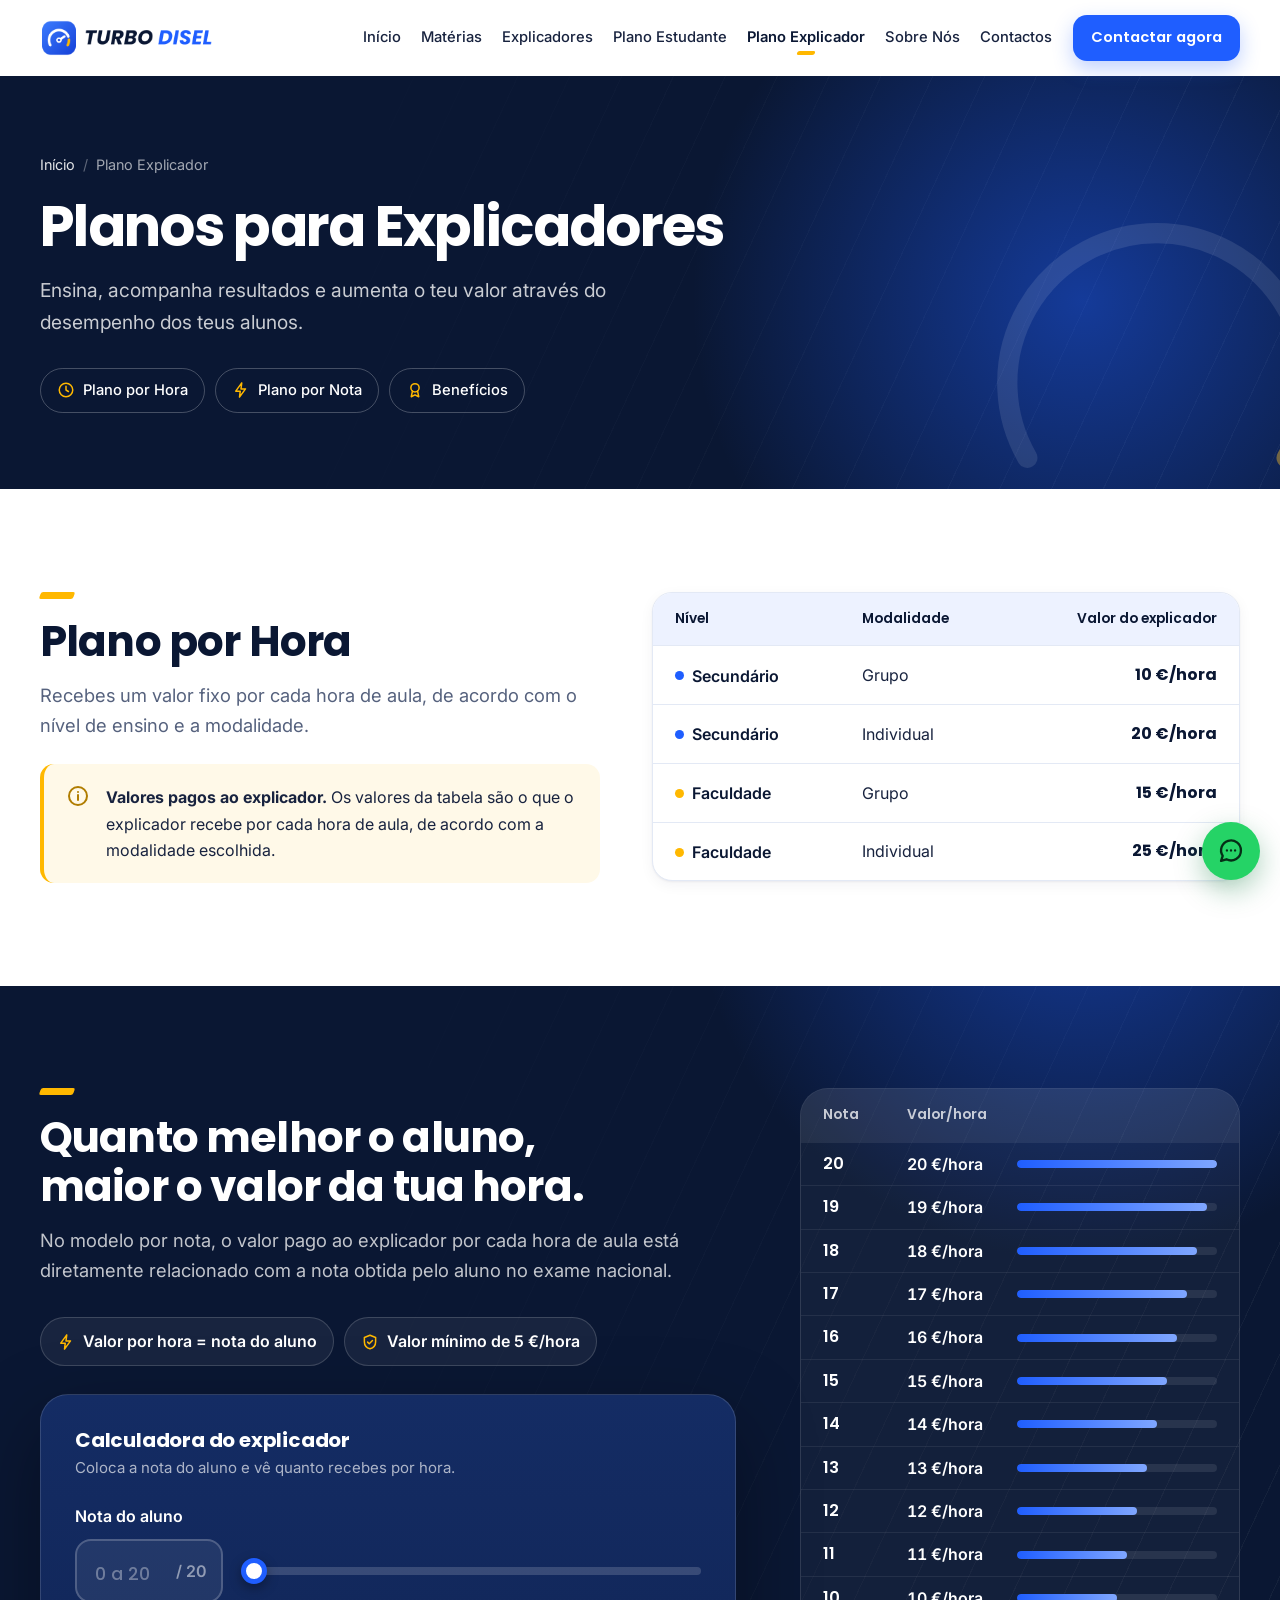
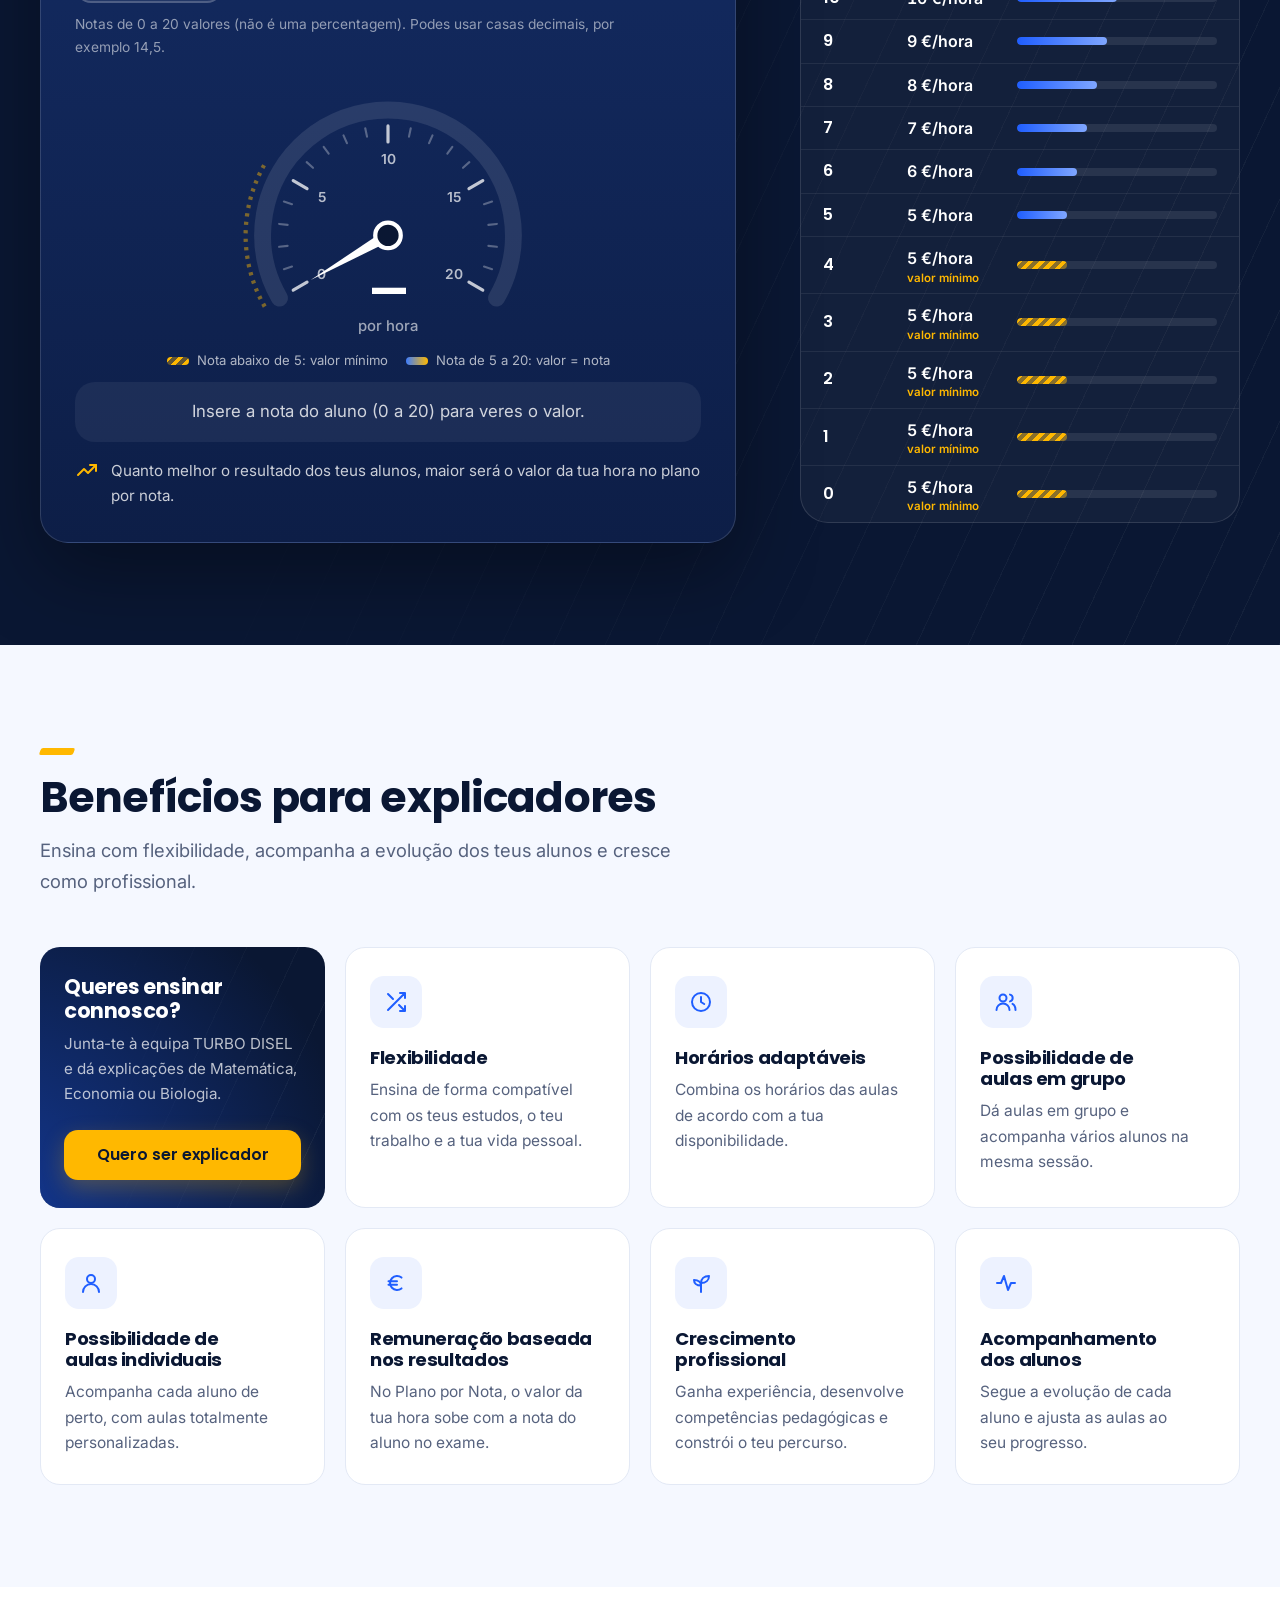
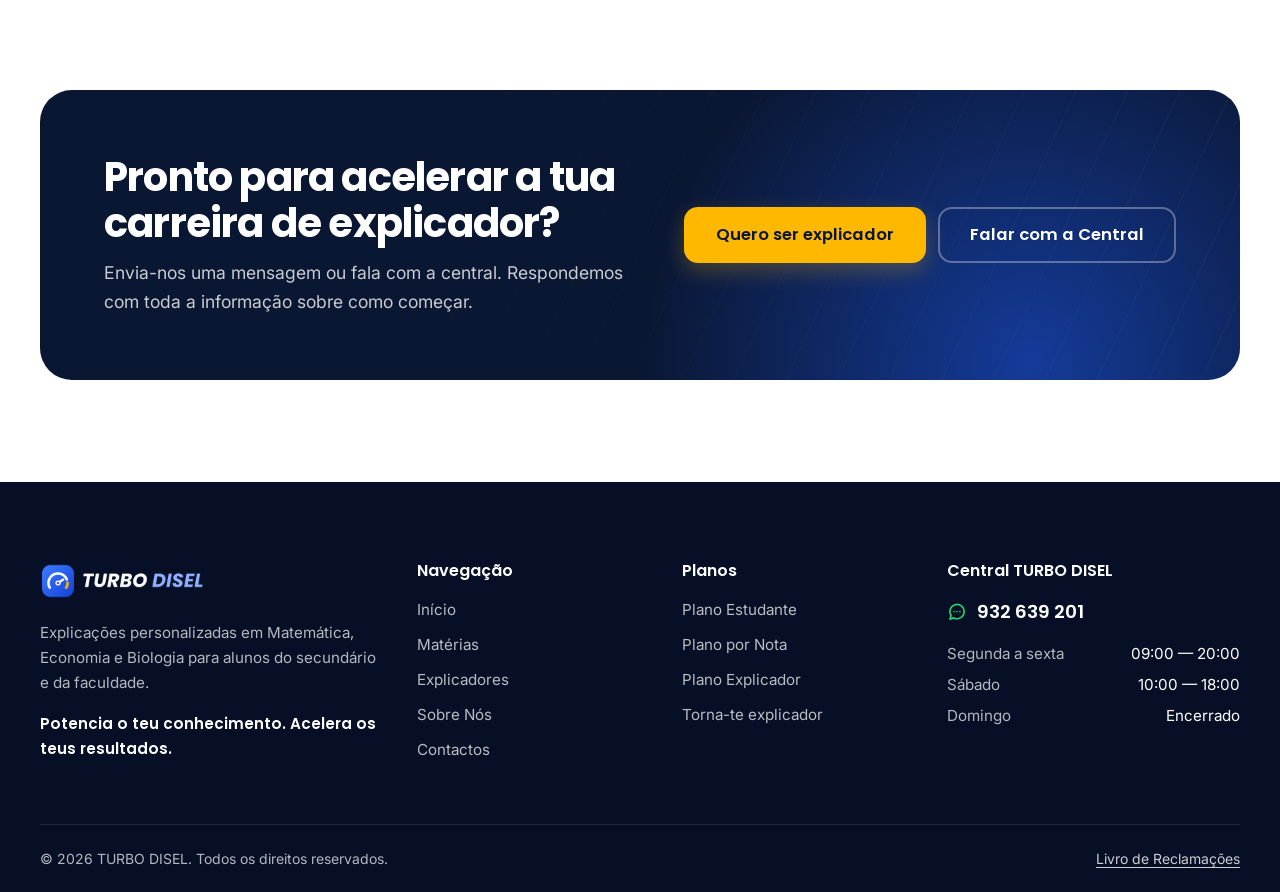
<file: plano-explicador.html>
<!DOCTYPE html>
<html lang="pt-PT">
<head>
  <meta charset="UTF-8">
  <meta name="viewport" content="width=device-width, initial-scale=1">
  <title>TURBO DISEL | Torna-te Explicador</title>
  <meta name="description" content="Planos para explicadores da TURBO DISEL: valores por hora para aulas individuais e em grupo e o Plano por Nota, em que a tua hora vale a nota do teu aluno no exame.">
  <meta name="theme-color" content="#0A1733">

  <!-- Pré-visualização quando o link é partilhado (WhatsApp, redes sociais) -->
  <meta property="og:type" content="website">
  <meta property="og:site_name" content="TURBO DISEL">
  <meta property="og:locale" content="pt_PT">
  <meta property="og:title" content="TURBO DISEL | Torna-te Explicador">
  <meta property="og:description" content="Planos para explicadores da TURBO DISEL: valores por hora para aulas individuais e em grupo e o Plano por Nota, em que a tua hora vale a nota do teu aluno no exame.">

  <link rel="icon" type="image/png" href="images/favicon.png">
  <link rel="apple-touch-icon" href="images/favicon.png">

  <!-- Tipos de letra: Poppins (títulos) e Inter (texto) -->
  <link rel="preconnect" href="https://fonts.googleapis.com">
  <link rel="preconnect" href="https://fonts.gstatic.com" crossorigin>
  <link rel="stylesheet" href="https://fonts.googleapis.com/css2?family=Inter:wght@400;500;600;700&amp;family=Poppins:wght@500;600;700;800&amp;display=swap">

  <link rel="stylesheet" href="css/style.css">
  <script src="js/script.js" defer></script>
</head>
<body>
  <a class="skip-link" href="#conteudo">Saltar para o conteúdo</a>

  <!-- ===================== CABEÇALHO ===================== -->
  <header class="site-header">
    <div class="container site-header__inner">
      <!-- Logo: para alterar, substitui o ficheiro images/logo.png -->
      <a class="brand" href="index.html">
        <img src="images/logo.png" alt="TURBO DISEL — página inicial" width="177" height="40">
      </a>

      <button class="nav-toggle" type="button" aria-controls="menu-principal" aria-expanded="false" aria-label="Abrir menu">
        <span class="nav-toggle__bar"></span>
        <span class="nav-toggle__bar"></span>
        <span class="nav-toggle__bar"></span>
      </button>

      <nav class="nav" id="menu-principal" aria-label="Navegação principal">
        <ul class="nav__list">
          <li><a class="nav__link" href="index.html">Início</a></li>
          <li><a class="nav__link" href="materias.html">Matérias</a></li>
          <li><a class="nav__link" href="explicadores.html">Explicadores</a></li>
          <li><a class="nav__link" href="plano-estudante.html">Plano Estudante</a></li>
          <li><a class="nav__link" href="plano-explicador.html" aria-current="page">Plano Explicador</a></li>
          <li><a class="nav__link" href="sobre.html">Sobre Nós</a></li>
          <li><a class="nav__link" href="contactos.html">Contactos</a></li>
        </ul>
        <a class="btn btn--primary nav__cta" href="contactos.html">Contactar agora</a>
        <a class="btn btn--whatsapp nav__extra" href="https://wa.me/351932639201" data-whatsapp="central" target="_blank" rel="noopener"><svg class="icon" viewBox="0 0 24 24" aria-hidden="true"><path d="M20.5 11.5a8.5 8.5 0 0 1-12.4 7.6L3.5 20.5l1.4-4.4A8.5 8.5 0 1 1 20.5 11.5z"/><path d="M8.5 11.5h.01M12 11.5h.01M15.5 11.5h.01"/></svg> WhatsApp da Central</a>
      </nav>
    </div>
  </header>

  <main id="conteudo">
    <!-- ===================== CABEÇALHO DA PÁGINA ===================== -->
    <section class="page-hero bg-turbo" aria-labelledby="titulo-pagina">
      <div class="container">
        <nav class="breadcrumb" aria-label="Localização">
          <ol>
            <li><a href="index.html">Início</a></li>
            <li aria-current="page">Plano Explicador</li>
          </ol>
        </nav>
        <h1 class="page-hero__title" id="titulo-pagina">Planos para Explicadores</h1>
        <p class="page-hero__text">Ensina, acompanha resultados e aumenta o teu valor através do desempenho dos teus alunos.</p>
        <ul class="page-hero__links">
          <li><a class="pill-link" href="#plano-hora"><svg class="icon" viewBox="0 0 24 24" aria-hidden="true"><circle cx="12" cy="12" r="9"/><path d="M12 7v5l3.2 2"/></svg> Plano por Hora</a></li>
          <li><a class="pill-link" href="#plano-nota"><svg class="icon" viewBox="0 0 24 24" aria-hidden="true"><path d="M13 2.5L5 13.5h6l-1 8 8-11h-6z"/></svg> Plano por Nota</a></li>
          <li><a class="pill-link" href="#beneficios"><svg class="icon" viewBox="0 0 24 24" aria-hidden="true"><circle cx="12" cy="9" r="5.5"/><path d="M8.6 13.4L7 21l5-2.6 5 2.6-1.6-7.6"/></svg> Benefícios</a></li>
        </ul>
      </div>
    </section>

    <!-- ===================== PLANO POR HORA ===================== -->
    <!-- Valores: preenchidos a partir de CONFIG.valoresExplicador em js/script.js -->
    <section class="section" id="plano-hora" aria-labelledby="titulo-plano-hora">
      <div class="container">
        <div class="hour-plan">
          <div>
            <div class="section-head" data-reveal>
              <h2 id="titulo-plano-hora">Plano por Hora</h2>
              <p>Recebes um valor fixo por cada hora de aula, de acordo com o nível de ensino e a modalidade.</p>
            </div>
            <div class="note-card" data-reveal>
              <svg class="icon" viewBox="0 0 24 24" aria-hidden="true"><circle cx="12" cy="12" r="9"/><path d="M12 11v5M12 8h.01"/></svg>
              <p><strong>Valores pagos ao explicador.</strong> Os valores da tabela são o que o explicador recebe por cada hora de aula, de acordo com a modalidade escolhida.</p>
            </div>
          </div>
          <div class="table-wrap" data-reveal>
            <table class="price-table">
              <caption class="sr-only">Valores pagos ao explicador por cada hora de aula</caption>
              <thead>
                <tr><th scope="col">Nível</th><th scope="col">Modalidade</th><th scope="col">Valor do explicador</th></tr>
              </thead>
              <tbody>
                <tr><td><span class="nivel-tag">Secundário</span></td><td>Grupo</td><td class="preco"><span data-valor-explicador="secundarioGrupo">10</span> €/hora</td></tr>
                <tr><td><span class="nivel-tag">Secundário</span></td><td>Individual</td><td class="preco"><span data-valor-explicador="secundarioIndividual">20</span> €/hora</td></tr>
                <tr><td><span class="nivel-tag nivel-tag--faculdade">Faculdade</span></td><td>Grupo</td><td class="preco"><span data-valor-explicador="faculdadeGrupo">15</span> €/hora</td></tr>
                <tr><td><span class="nivel-tag nivel-tag--faculdade">Faculdade</span></td><td>Individual</td><td class="preco"><span data-valor-explicador="faculdadeIndividual">25</span> €/hora</td></tr>
              </tbody>
            </table>
          </div>
        </div>
      </div>
    </section>

    <!-- ===================== PLANO POR NOTA DO ALUNO ===================== -->
    <!-- Regra: valor por hora = nota do aluno (0 a 20), com mínimo de 5 €/hora -> Math.max(nota, 5) -->
    <section class="section bg-turbo grade-plan" id="plano-nota" aria-labelledby="titulo-plano-nota">
      <div class="container">
        <div class="grade-plan__grid grade-plan__grid--explicador">
          <div class="grade-plan__info">
            <div class="section-head" data-reveal>
              <h2 id="titulo-plano-nota">Quanto melhor o aluno, maior o valor da tua hora.</h2>
              <p>No modelo por nota, o valor pago ao explicador por cada hora de aula está diretamente relacionado com a nota obtida pelo aluno no exame nacional.</p>
            </div>
            <ul class="rule-pills" data-reveal>
              <li><svg class="icon" viewBox="0 0 24 24" aria-hidden="true"><path d="M13 2.5L5 13.5h6l-1 8 8-11h-6z"/></svg><span>Valor por hora = nota do aluno</span></li>
              <li><svg class="icon" viewBox="0 0 24 24" aria-hidden="true"><path d="M12 3l7.5 3v5.6c0 4.6-3.2 8.3-7.5 9.4-4.3-1.1-7.5-4.8-7.5-9.4V6z"/><path d="M8.8 12.2l2.2 2.2 4.3-4.4"/></svg><span>Valor mínimo de <span data-valor-minimo>5</span> €/hora</span></li>
            </ul>

            <form class="calc" id="simulador-explicador" data-calculadora data-rotulo="Valor por hora:" data-unidade="€" data-tabela="#tabela-notas" novalidate data-reveal>
              <h3 class="calc__title">Calculadora do explicador</h3>
              <p class="calc__subtitle">Coloca a nota do aluno e vê quanto recebes por hora.</p>
            <label class="calc__label" for="nota-aluno">Nota do aluno</label>
            <div class="calc__field">
              <div class="calc__input-wrap">
                <input class="calc__input" id="nota-aluno" name="nota" type="text" inputmode="decimal" autocomplete="off" maxlength="5" placeholder="0 a 20" aria-describedby="nota-aluno-ajuda nota-aluno-erro" data-calc-input>
                <span class="calc__suffix" aria-hidden="true">/ 20</span>
              </div>
              <input class="calc__range" type="range" min="0" max="20" step="1" value="0" aria-label="Seletor da nota do aluno, de 0 a 20" data-calc-range>
            </div>
            <p class="calc__hint" id="nota-aluno-ajuda">Notas de 0 a 20 valores (não é uma percentagem). Podes usar casas decimais, por exemplo 14,5.</p>
            <p class="calc__error" id="nota-aluno-erro" role="alert" data-calc-erro hidden></p>
            <div class="calc__gauge" data-gauge="escuro"></div>
            <ul class="gauge-legend" aria-hidden="true">
              <li><span class="gauge-legend__swatch gauge-legend__swatch--min"></span><span>Nota abaixo de <span data-valor-minimo>5</span>: valor mínimo</span></li>
              <li><span class="gauge-legend__swatch"></span><span>Nota de <span data-valor-minimo>5</span> a 20: valor = nota</span></li>
            </ul>
              <p class="calc__result" data-calc-resultado aria-live="polite">Insere a nota do aluno (0 a 20) para veres o valor.</p>
              <noscript><p>Ativa o JavaScript no teu browser para usar a calculadora.</p></noscript>
              <p class="calc__message"><svg class="icon" viewBox="0 0 24 24" aria-hidden="true"><path d="M3 17l6-6 4 4 8-8"/><path d="M15 7h6v6"/></svg><span>Quanto melhor o resultado dos teus alunos, maior será o valor da tua hora no plano por nota.</span></p>
            </form>
          </div>

          <div class="grade-table-wrap" data-reveal>
            <table class="grade-table" id="tabela-notas">
              <caption class="sr-only">Valor por hora pago ao explicador para cada nota do aluno no exame nacional</caption>
              <thead>
                <tr><th scope="col">Nota</th><th scope="col">Valor/hora</th></tr>
              </thead>
              <tbody data-tabela-notas>
                <tr data-nota="20"><td>20</td><td><div class="grade-cell"><span class="grade-cell__valor">20 €/hora</span><span class="grade-bar" aria-hidden="true"><span style="--w:100.0%"></span></span></div></td></tr>
                <tr data-nota="19"><td>19</td><td><div class="grade-cell"><span class="grade-cell__valor">19 €/hora</span><span class="grade-bar" aria-hidden="true"><span style="--w:95.0%"></span></span></div></td></tr>
                <tr data-nota="18"><td>18</td><td><div class="grade-cell"><span class="grade-cell__valor">18 €/hora</span><span class="grade-bar" aria-hidden="true"><span style="--w:90.0%"></span></span></div></td></tr>
                <tr data-nota="17"><td>17</td><td><div class="grade-cell"><span class="grade-cell__valor">17 €/hora</span><span class="grade-bar" aria-hidden="true"><span style="--w:85.0%"></span></span></div></td></tr>
                <tr data-nota="16"><td>16</td><td><div class="grade-cell"><span class="grade-cell__valor">16 €/hora</span><span class="grade-bar" aria-hidden="true"><span style="--w:80.0%"></span></span></div></td></tr>
                <tr data-nota="15"><td>15</td><td><div class="grade-cell"><span class="grade-cell__valor">15 €/hora</span><span class="grade-bar" aria-hidden="true"><span style="--w:75.0%"></span></span></div></td></tr>
                <tr data-nota="14"><td>14</td><td><div class="grade-cell"><span class="grade-cell__valor">14 €/hora</span><span class="grade-bar" aria-hidden="true"><span style="--w:70.0%"></span></span></div></td></tr>
                <tr data-nota="13"><td>13</td><td><div class="grade-cell"><span class="grade-cell__valor">13 €/hora</span><span class="grade-bar" aria-hidden="true"><span style="--w:65.0%"></span></span></div></td></tr>
                <tr data-nota="12"><td>12</td><td><div class="grade-cell"><span class="grade-cell__valor">12 €/hora</span><span class="grade-bar" aria-hidden="true"><span style="--w:60.0%"></span></span></div></td></tr>
                <tr data-nota="11"><td>11</td><td><div class="grade-cell"><span class="grade-cell__valor">11 €/hora</span><span class="grade-bar" aria-hidden="true"><span style="--w:55.0%"></span></span></div></td></tr>
                <tr data-nota="10"><td>10</td><td><div class="grade-cell"><span class="grade-cell__valor">10 €/hora</span><span class="grade-bar" aria-hidden="true"><span style="--w:50.0%"></span></span></div></td></tr>
                <tr data-nota="9"><td>9</td><td><div class="grade-cell"><span class="grade-cell__valor">9 €/hora</span><span class="grade-bar" aria-hidden="true"><span style="--w:45.0%"></span></span></div></td></tr>
                <tr data-nota="8"><td>8</td><td><div class="grade-cell"><span class="grade-cell__valor">8 €/hora</span><span class="grade-bar" aria-hidden="true"><span style="--w:40.0%"></span></span></div></td></tr>
                <tr data-nota="7"><td>7</td><td><div class="grade-cell"><span class="grade-cell__valor">7 €/hora</span><span class="grade-bar" aria-hidden="true"><span style="--w:35.0%"></span></span></div></td></tr>
                <tr data-nota="6"><td>6</td><td><div class="grade-cell"><span class="grade-cell__valor">6 €/hora</span><span class="grade-bar" aria-hidden="true"><span style="--w:30.0%"></span></span></div></td></tr>
                <tr data-nota="5"><td>5</td><td><div class="grade-cell"><span class="grade-cell__valor">5 €/hora</span><span class="grade-bar" aria-hidden="true"><span style="--w:25.0%"></span></span></div></td></tr>
                <tr data-nota="4" class="is-min"><td>4</td><td><div class="grade-cell"><span class="grade-cell__valor">5 €/hora<small>valor mínimo</small></span><span class="grade-bar" aria-hidden="true"><span style="--w:25.0%"></span></span></div></td></tr>
                <tr data-nota="3" class="is-min"><td>3</td><td><div class="grade-cell"><span class="grade-cell__valor">5 €/hora<small>valor mínimo</small></span><span class="grade-bar" aria-hidden="true"><span style="--w:25.0%"></span></span></div></td></tr>
                <tr data-nota="2" class="is-min"><td>2</td><td><div class="grade-cell"><span class="grade-cell__valor">5 €/hora<small>valor mínimo</small></span><span class="grade-bar" aria-hidden="true"><span style="--w:25.0%"></span></span></div></td></tr>
                <tr data-nota="1" class="is-min"><td>1</td><td><div class="grade-cell"><span class="grade-cell__valor">5 €/hora<small>valor mínimo</small></span><span class="grade-bar" aria-hidden="true"><span style="--w:25.0%"></span></span></div></td></tr>
                <tr data-nota="0" class="is-min"><td>0</td><td><div class="grade-cell"><span class="grade-cell__valor">5 €/hora<small>valor mínimo</small></span><span class="grade-bar" aria-hidden="true"><span style="--w:25.0%"></span></span></div></td></tr>
              </tbody>
            </table>
          </div>
        </div>
      </div>
    </section>

    <!-- ===================== BENEFÍCIOS ===================== -->
    <section class="section section--suave" id="beneficios" aria-labelledby="titulo-beneficios">
      <div class="container">
        <div class="section-head" data-reveal>
          <h2 id="titulo-beneficios">Benefícios para explicadores</h2>
          <p>Ensina com flexibilidade, acompanha a evolução dos teus alunos e cresce como profissional.</p>
        </div>
        <div class="benefit-grid" data-reveal-grupo>
          <div class="benefit-intro bg-turbo">
            <div>
              <h3>Queres ensinar connosco?</h3>
              <p>Junta-te à equipa TURBO DISEL e dá explicações de Matemática, Economia ou Biologia.</p>
            </div>
            <a class="btn btn--gold" href="contactos.html?interesse=explicador#formulario">Quero ser explicador</a>
          </div>
          <article class="feature">
            <div class="feature__icon"><svg class="icon" viewBox="0 0 24 24" aria-hidden="true"><path d="M16 3h5v5M4 20L21 3M21 16v5h-5M15 15l6 6M4 4l5 5"/></svg></div>
            <h3>Flexibilidade</h3>
            <p>Ensina de forma compatível com os teus estudos, o teu trabalho e a tua vida pessoal.</p>
          </article>
          <article class="feature">
            <div class="feature__icon"><svg class="icon" viewBox="0 0 24 24" aria-hidden="true"><circle cx="12" cy="12" r="9"/><path d="M12 7v5l3.2 2"/></svg></div>
            <h3>Horários adaptáveis</h3>
            <p>Combina os horários das aulas de acordo com a tua disponibilidade.</p>
          </article>
          <article class="feature">
            <div class="feature__icon"><svg class="icon" viewBox="0 0 24 24" aria-hidden="true"><circle cx="9" cy="8" r="3.5"/><path d="M2.5 20c0-3.6 2.9-6.5 6.5-6.5s6.5 2.9 6.5 6.5"/><path d="M16 4.6a3.5 3.5 0 0 1 0 6.8"/><path d="M18.5 13.9c1.8.9 3 2.9 3 6.1"/></svg></div>
            <h3>Possibilidade de aulas em grupo</h3>
            <p>Dá aulas em grupo e acompanha vários alunos na mesma sessão.</p>
          </article>
          <article class="feature">
            <div class="feature__icon"><svg class="icon" viewBox="0 0 24 24" aria-hidden="true"><circle cx="12" cy="8" r="4"/><path d="M4 21c0-4.4 3.6-8 8-8s8 3.6 8 8"/></svg></div>
            <h3>Possibilidade de aulas individuais</h3>
            <p>Acompanha cada aluno de perto, com aulas totalmente personalizadas.</p>
          </article>
          <article class="feature">
            <div class="feature__icon"><svg class="icon" viewBox="0 0 24 24" aria-hidden="true"><path d="M17.5 6.6A7 7 0 1 0 17.5 17.4"/><path d="M4.5 10.2h8.5M4.5 13.8h8.5"/></svg></div>
            <h3>Remuneração baseada nos resultados</h3>
            <p>No Plano por Nota, o valor da tua hora sobe com a nota do aluno no exame.</p>
          </article>
          <article class="feature">
            <div class="feature__icon"><svg class="icon" viewBox="0 0 24 24" aria-hidden="true"><path d="M12 21v-9"/><path d="M12 12c0-4 3-7 8-7 0 4-3 7-8 7z"/><path d="M12 14.5C12 11.5 9.5 9 5 9c0 3 2.5 5.5 7 5.5z"/></svg></div>
            <h3>Crescimento profissional</h3>
            <p>Ganha experiência, desenvolve competências pedagógicas e constrói o teu percurso.</p>
          </article>
          <article class="feature">
            <div class="feature__icon"><svg class="icon" viewBox="0 0 24 24" aria-hidden="true"><path d="M3 12h4l3-7 4 14 3-7h4"/></svg></div>
            <h3>Acompanhamento dos alunos</h3>
            <p>Segue a evolução de cada aluno e ajusta as aulas ao seu progresso.</p>
          </article>
        </div>
      </div>
    </section>

    <!-- ===================== CHAMADA PARA A AÇÃO ===================== -->
    <section class="section" aria-labelledby="titulo-cta">
      <div class="container">
        <div class="cta-panel bg-turbo" data-reveal>
          <div>
            <h2 id="titulo-cta">Pronto para acelerar a tua carreira de explicador?</h2>
            <p>Envia-nos uma mensagem ou fala com a central. Respondemos com toda a informação sobre como começar.</p>
          </div>
          <div class="cta-panel__actions">
            <a class="btn btn--gold btn--lg" href="contactos.html?interesse=explicador#formulario">Quero ser explicador</a>
            <a class="btn btn--ghost btn--lg" href="https://wa.me/351932639201" data-whatsapp="central" data-mensagem="Olá! Tenho interesse em ser explicador na TURBO DISEL." target="_blank" rel="noopener">Falar com a Central</a>
          </div>
        </div>
      </div>
    </section>
  </main>

  <!-- ===================== RODAPÉ ===================== -->
  <footer class="site-footer">
    <div class="container">
      <div class="footer__grid">
        <div class="footer__brand">
          <!-- Logo para fundo escuro: images/logo-branco.png -->
          <img src="images/logo-branco.png" alt="TURBO DISEL" width="168" height="38">
          <p>Explicações personalizadas em Matemática, Economia e Biologia para alunos do secundário e da faculdade.</p>
          <p class="footer__slogan">Potencia o teu conhecimento. Acelera os teus resultados.</p>
        </div>

        <nav aria-label="Páginas do site">
          <h2 class="footer__title">Navegação</h2>
          <ul class="footer__links">
            <li><a href="index.html">Início</a></li>
            <li><a href="materias.html">Matérias</a></li>
            <li><a href="explicadores.html">Explicadores</a></li>
            <li><a href="sobre.html">Sobre Nós</a></li>
            <li><a href="contactos.html">Contactos</a></li>
          </ul>
        </nav>

        <div>
          <h2 class="footer__title">Planos</h2>
          <ul class="footer__links">
            <li><a href="plano-estudante.html">Plano Estudante</a></li>
            <li><a href="plano-estudante.html#plano-nota">Plano por Nota</a></li>
            <li><a href="plano-explicador.html">Plano Explicador</a></li>
            <li><a href="plano-explicador.html#beneficios">Torna-te explicador</a></li>
          </ul>
        </div>

        <div class="footer__contact">
          <h2 class="footer__title">Central TURBO DISEL</h2>
          <a class="footer__phone" href="https://wa.me/351932639201" data-whatsapp="central" target="_blank" rel="noopener"><svg class="icon" viewBox="0 0 24 24" aria-hidden="true"><path d="M20.5 11.5a8.5 8.5 0 0 1-12.4 7.6L3.5 20.5l1.4-4.4A8.5 8.5 0 1 1 20.5 11.5z"/><path d="M8.5 11.5h.01M12 11.5h.01M15.5 11.5h.01"/></svg> <span data-central-telefone>932 639 201</span></a>
          <dl class="footer__hours">
            <div><dt>Segunda a sexta</dt><dd data-horario="semana">09:00 — 20:00</dd></div>
            <div><dt>Sábado</dt><dd data-horario="sabado">10:00 — 18:00</dd></div>
            <div><dt>Domingo</dt><dd data-horario="domingo">Encerrado</dd></div>
          </dl>
        </div>
      </div>

      <div class="footer__bottom">
        <p>© <span data-ano>2026</span> TURBO DISEL. Todos os direitos reservados.</p>
        <a href="https://www.livroreclamacoes.pt/" target="_blank" rel="noopener">Livro de Reclamações</a>
      </div>
    </div>
  </footer>

  <!-- Botão flutuante do WhatsApp (central) -->
  <a class="whatsapp-fab" href="https://wa.me/351932639201" data-whatsapp="central" target="_blank" rel="noopener" aria-label="Falar com a Central TURBO DISEL no WhatsApp"><svg class="icon" viewBox="0 0 24 24" aria-hidden="true"><path d="M20.5 11.5a8.5 8.5 0 0 1-12.4 7.6L3.5 20.5l1.4-4.4A8.5 8.5 0 1 1 20.5 11.5z"/><path d="M8.5 11.5h.01M12 11.5h.01M15.5 11.5h.01"/></svg></a>
</body>
</html>
</file>
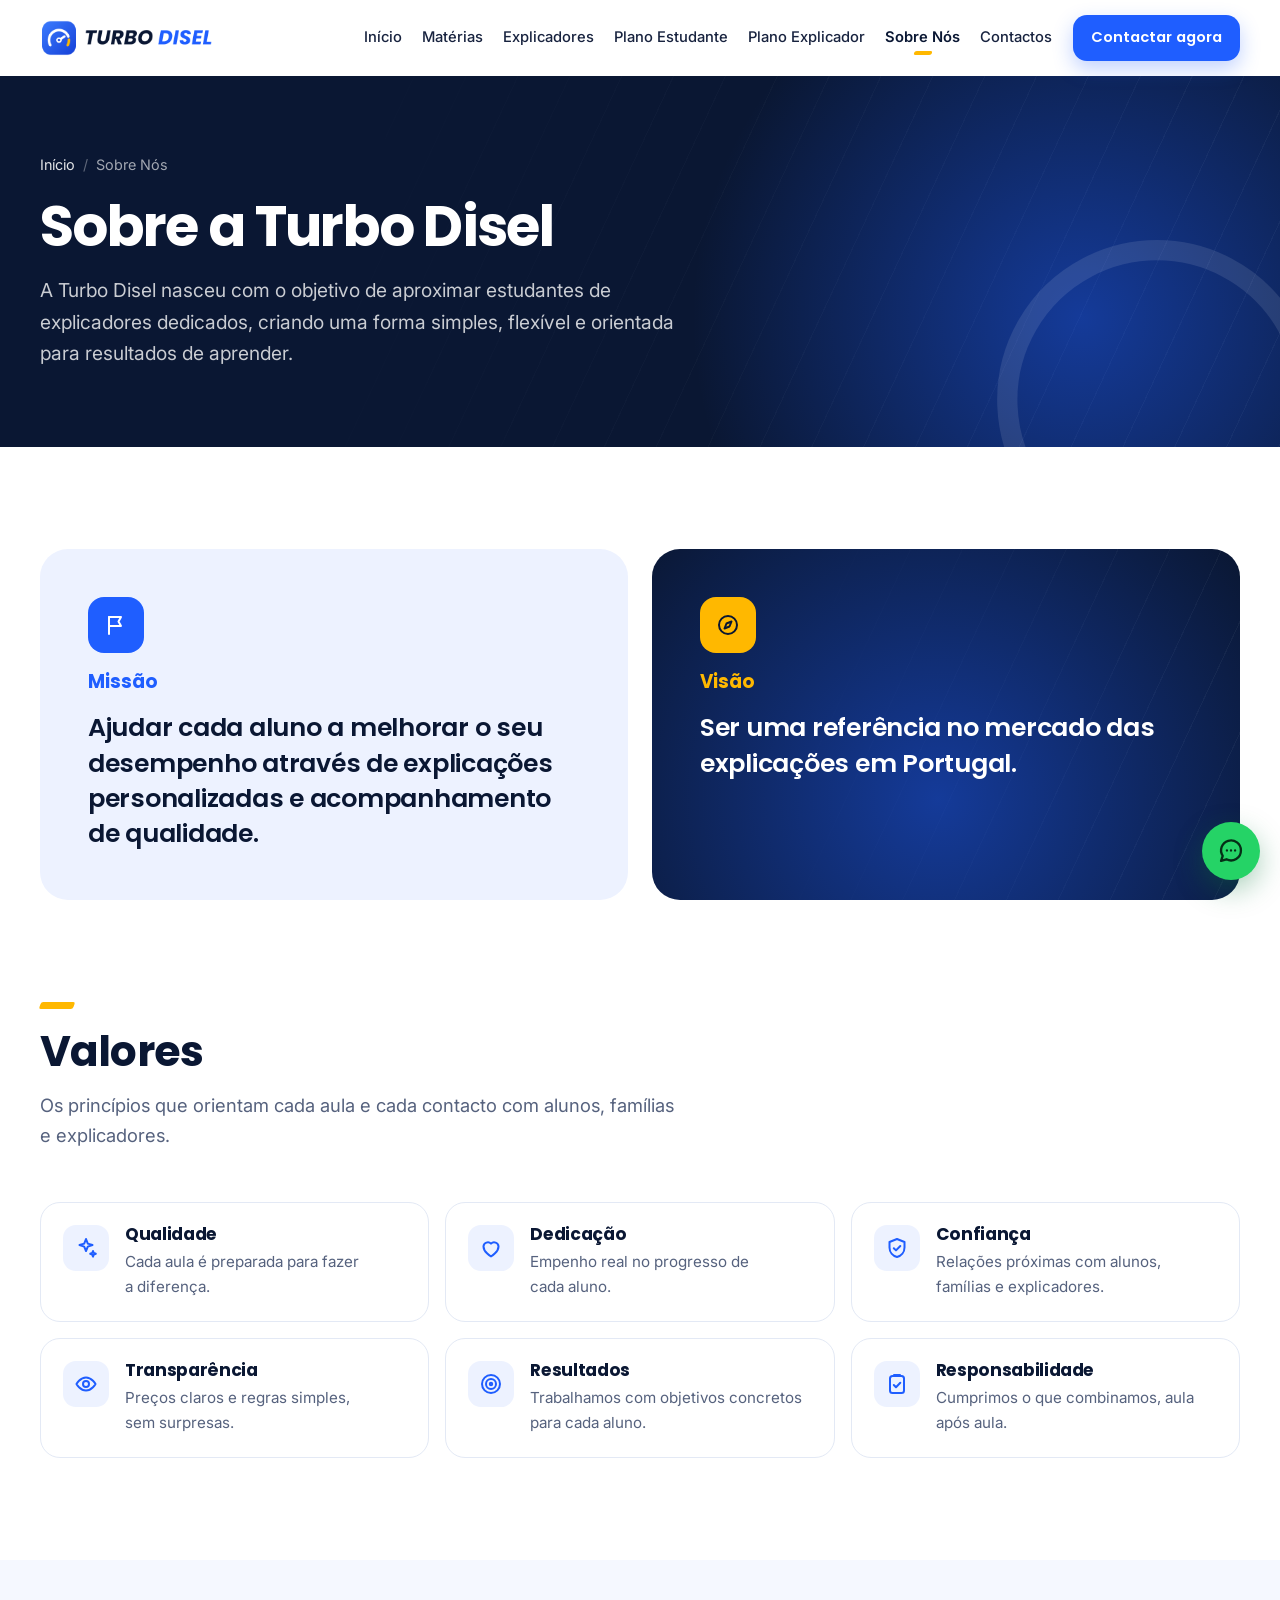
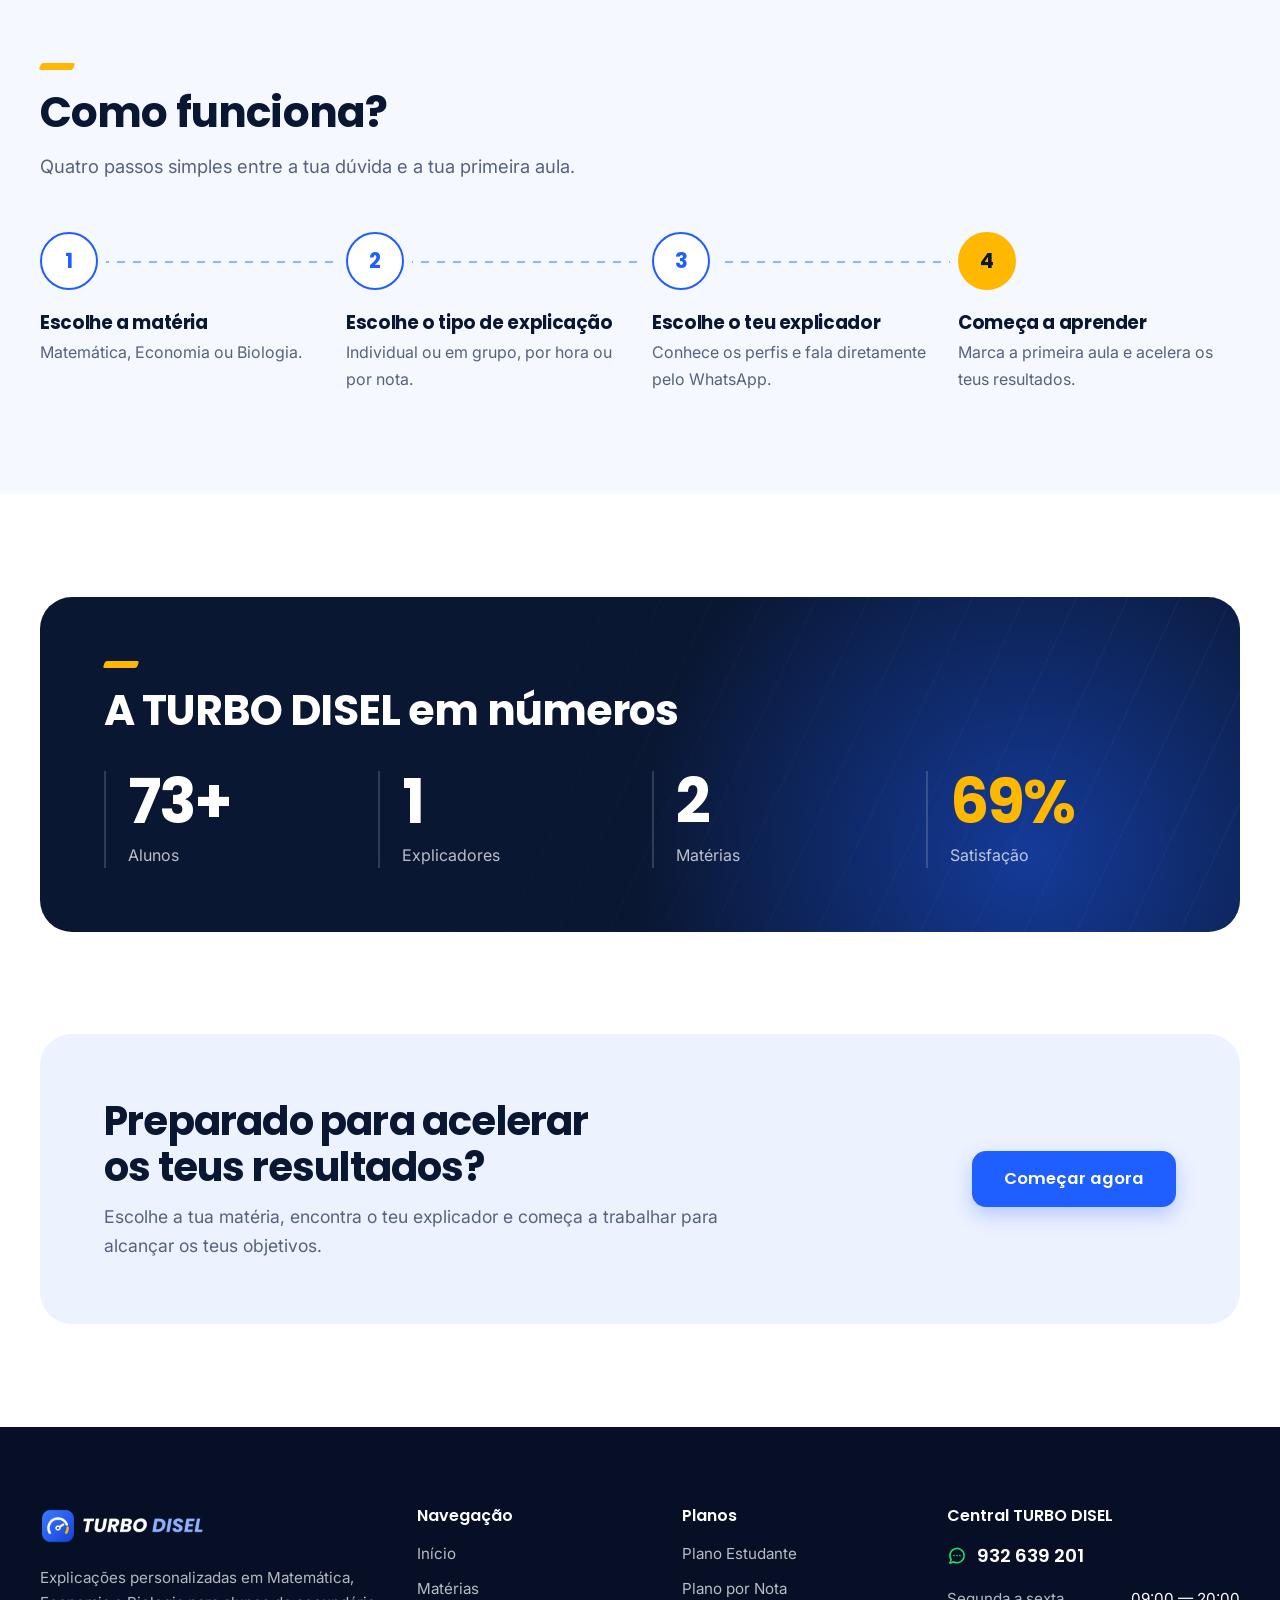
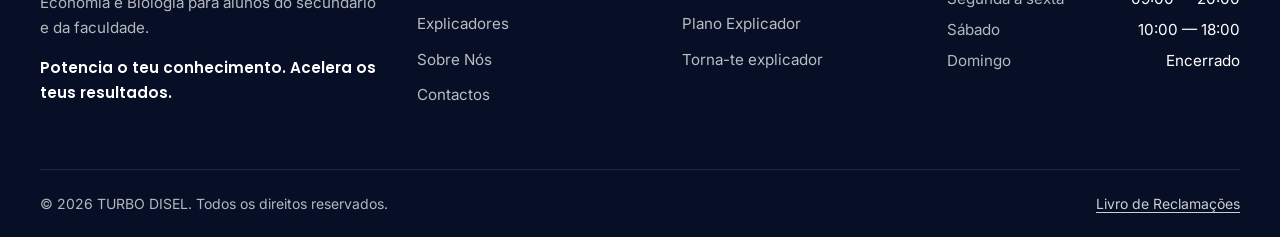
<file: sobre.html>
<!DOCTYPE html>
<html lang="pt-PT">
<head>
  <meta charset="UTF-8">
  <meta name="viewport" content="width=device-width, initial-scale=1">
  <title>TURBO DISEL | Sobre Nós</title>
  <meta name="description" content="Conhece a TURBO DISEL: a nossa missão, visão e valores, como funcionam as explicações e os números que nos motivam.">
  <meta name="theme-color" content="#0A1733">

  <!-- Pré-visualização quando o link é partilhado (WhatsApp, redes sociais) -->
  <meta property="og:type" content="website">
  <meta property="og:site_name" content="TURBO DISEL">
  <meta property="og:locale" content="pt_PT">
  <meta property="og:title" content="TURBO DISEL | Sobre Nós">
  <meta property="og:description" content="Conhece a TURBO DISEL: a nossa missão, visão e valores, como funcionam as explicações e os números que nos motivam.">

  <link rel="icon" type="image/png" href="images/favicon.png">
  <link rel="apple-touch-icon" href="images/favicon.png">

  <!-- Tipos de letra: Poppins (títulos) e Inter (texto) -->
  <link rel="preconnect" href="https://fonts.googleapis.com">
  <link rel="preconnect" href="https://fonts.gstatic.com" crossorigin>
  <link rel="stylesheet" href="https://fonts.googleapis.com/css2?family=Inter:wght@400;500;600;700&amp;family=Poppins:wght@500;600;700;800&amp;display=swap">

  <link rel="stylesheet" href="css/style.css">
  <script src="js/script.js" defer></script>
</head>
<body>
  <a class="skip-link" href="#conteudo">Saltar para o conteúdo</a>

  <!-- ===================== CABEÇALHO ===================== -->
  <header class="site-header">
    <div class="container site-header__inner">
      <!-- Logo: para alterar, substitui o ficheiro images/logo.png -->
      <a class="brand" href="index.html">
        <img src="images/logo.png" alt="TURBO DISEL — página inicial" width="177" height="40">
      </a>

      <button class="nav-toggle" type="button" aria-controls="menu-principal" aria-expanded="false" aria-label="Abrir menu">
        <span class="nav-toggle__bar"></span>
        <span class="nav-toggle__bar"></span>
        <span class="nav-toggle__bar"></span>
      </button>

      <nav class="nav" id="menu-principal" aria-label="Navegação principal">
        <ul class="nav__list">
          <li><a class="nav__link" href="index.html">Início</a></li>
          <li><a class="nav__link" href="materias.html">Matérias</a></li>
          <li><a class="nav__link" href="explicadores.html">Explicadores</a></li>
          <li><a class="nav__link" href="plano-estudante.html">Plano Estudante</a></li>
          <li><a class="nav__link" href="plano-explicador.html">Plano Explicador</a></li>
          <li><a class="nav__link" href="sobre.html" aria-current="page">Sobre Nós</a></li>
          <li><a class="nav__link" href="contactos.html">Contactos</a></li>
        </ul>
        <a class="btn btn--primary nav__cta" href="contactos.html">Contactar agora</a>
        <a class="btn btn--whatsapp nav__extra" href="https://wa.me/351932639201" data-whatsapp="central" target="_blank" rel="noopener"><svg class="icon" viewBox="0 0 24 24" aria-hidden="true"><path d="M20.5 11.5a8.5 8.5 0 0 1-12.4 7.6L3.5 20.5l1.4-4.4A8.5 8.5 0 1 1 20.5 11.5z"/><path d="M8.5 11.5h.01M12 11.5h.01M15.5 11.5h.01"/></svg> WhatsApp da Central</a>
      </nav>
    </div>
  </header>

  <main id="conteudo">
    <!-- ===================== CABEÇALHO DA PÁGINA ===================== -->
    <section class="page-hero bg-turbo" aria-labelledby="titulo-pagina">
      <div class="container">
        <nav class="breadcrumb" aria-label="Localização">
          <ol>
            <li><a href="index.html">Início</a></li>
            <li aria-current="page">Sobre Nós</li>
          </ol>
        </nav>
        <h1 class="page-hero__title" id="titulo-pagina">Sobre a Turbo Disel</h1>
        <p class="page-hero__text">A Turbo Disel nasceu com o objetivo de aproximar estudantes de explicadores dedicados, criando uma forma simples, flexível e orientada para resultados de aprender.</p>
      </div>
    </section>

    <!-- ===================== MISSÃO E VISÃO ===================== -->
    <section class="section" aria-label="Missão e visão">
      <div class="container">
        <div class="mv-grid" data-reveal-grupo>
          <article class="mv-card">
            <div class="mv-card__icon"><svg class="icon" viewBox="0 0 24 24" aria-hidden="true"><path d="M5 21V4"/><path d="M5 4h12l-2.5 4.5L17 13H5"/></svg></div>
            <h2>Missão</h2>
            <p>Ajudar cada aluno a melhorar o seu desempenho através de explicações personalizadas e acompanhamento de qualidade.</p>
          </article>
          <article class="mv-card bg-turbo">
            <div class="mv-card__icon"><svg class="icon" viewBox="0 0 24 24" aria-hidden="true"><circle cx="12" cy="12" r="9"/><path d="M15.5 8.5l-2 5-5 2 2-5z"/></svg></div>
            <h2>Visão</h2>
            <p>Ser uma referência no mercado das explicações em Portugal.</p>
          </article>
        </div>
      </div>
    </section>

    <!-- ===================== VALORES ===================== -->
    <section class="section section--sem-topo" aria-labelledby="titulo-valores">
      <div class="container">
        <div class="section-head" data-reveal>
          <h2 id="titulo-valores">Valores</h2>
          <p>Os princípios que orientam cada aula e cada contacto com alunos, famílias e explicadores.</p>
        </div>
        <ul class="values-grid" data-reveal-grupo>
          <li class="value">
            <span class="value__icon"><svg class="icon" viewBox="0 0 24 24" aria-hidden="true"><path d="M12 3l1.8 4.6L18.5 9l-4.7 1.6L12 15l-1.8-4.4L5.5 9l4.7-1.4z"/><path d="M19 15l.8 2 2 .8-2 .8-.8 2-.8-2-2-.8 2-.8z"/></svg></span>
            <div>
              <h3>Qualidade</h3>
              <p>Cada aula é preparada para fazer a diferença.</p>
            </div>
          </li>
          <li class="value">
            <span class="value__icon"><svg class="icon" viewBox="0 0 24 24" aria-hidden="true"><path d="M12 20.5s-7.5-4.4-7.5-10.1A4.4 4.4 0 0 1 12 7.6a4.4 4.4 0 0 1 7.5 2.8c0 5.7-7.5 10.1-7.5 10.1z"/></svg></span>
            <div>
              <h3>Dedicação</h3>
              <p>Empenho real no progresso de cada aluno.</p>
            </div>
          </li>
          <li class="value">
            <span class="value__icon"><svg class="icon" viewBox="0 0 24 24" aria-hidden="true"><path d="M12 3l7.5 3v5.6c0 4.6-3.2 8.3-7.5 9.4-4.3-1.1-7.5-4.8-7.5-9.4V6z"/><path d="M8.8 12.2l2.2 2.2 4.3-4.4"/></svg></span>
            <div>
              <h3>Confiança</h3>
              <p>Relações próximas com alunos, famílias e explicadores.</p>
            </div>
          </li>
          <li class="value">
            <span class="value__icon"><svg class="icon" viewBox="0 0 24 24" aria-hidden="true"><path d="M2.5 12S6 5.5 12 5.5 21.5 12 21.5 12 18 18.5 12 18.5 2.5 12 2.5 12z"/><circle cx="12" cy="12" r="3"/></svg></span>
            <div>
              <h3>Transparência</h3>
              <p>Preços claros e regras simples, sem surpresas.</p>
            </div>
          </li>
          <li class="value">
            <span class="value__icon"><svg class="icon" viewBox="0 0 24 24" aria-hidden="true"><circle cx="12" cy="12" r="9"/><circle cx="12" cy="12" r="5"/><circle cx="12" cy="12" r="1.2"/></svg></span>
            <div>
              <h3>Resultados</h3>
              <p>Trabalhamos com objetivos concretos para cada aluno.</p>
            </div>
          </li>
          <li class="value">
            <span class="value__icon"><svg class="icon" viewBox="0 0 24 24" aria-hidden="true"><rect x="5" y="4" width="14" height="17" rx="2.5"/><path d="M9 4V3h6v1"/><path d="M8.8 13l2.2 2.2 4.3-4.4"/></svg></span>
            <div>
              <h3>Responsabilidade</h3>
              <p>Cumprimos o que combinamos, aula após aula.</p>
            </div>
          </li>
        </ul>
      </div>
    </section>

    <!-- ===================== COMO FUNCIONA ===================== -->
    <section class="section section--suave" aria-labelledby="titulo-como-funciona">
      <div class="container">
        <div class="section-head" data-reveal>
          <h2 id="titulo-como-funciona">Como funciona?</h2>
          <p>Quatro passos simples entre a tua dúvida e a tua primeira aula.</p>
        </div>
        <ol class="steps" data-reveal-grupo>
          <li class="step">
            <h3>Escolhe a matéria</h3>
            <p>Matemática, Economia ou Biologia.</p>
          </li>
          <li class="step">
            <h3>Escolhe o tipo de explicação</h3>
            <p>Individual ou em grupo, por hora ou por nota.</p>
          </li>
          <li class="step">
            <h3>Escolhe o teu explicador</h3>
            <p>Conhece os perfis e fala diretamente pelo WhatsApp.</p>
          </li>
          <li class="step">
            <h3>Começa a aprender</h3>
            <p>Marca a primeira aula e acelera os teus resultados.</p>
          </li>
        </ol>
      </div>
    </section>

    <!-- ===================== ESTATÍSTICAS ===================== -->
    <!-- Números: preenchidos a partir de CONFIG.estatisticas em js/script.js -->
    <section class="section" aria-labelledby="titulo-numeros">
      <div class="container">
        <div class="stats bg-turbo" data-reveal>
          <div class="section-head">
            <h2 id="titulo-numeros">A TURBO DISEL em números</h2>
          </div>
          <ul class="stats__grid">
            <li class="stat"><span class="stat__num" data-contador="alunos" data-sufixo="+" aria-hidden="true">100+</span><span class="stat__label"><span class="sr-only" data-contador-texto="alunos" data-sufixo="+">100+</span> Alunos</span></li>
            <li class="stat"><span class="stat__num" data-contador="explicadores" aria-hidden="true">2</span><span class="stat__label"><span class="sr-only" data-contador-texto="explicadores">2</span> Explicadores</span></li>
            <li class="stat"><span class="stat__num" data-contador="materias" aria-hidden="true">3</span><span class="stat__label"><span class="sr-only" data-contador-texto="materias">3</span> Matérias</span></li>
            <li class="stat stat--destaque"><span class="stat__num" data-contador="satisfacao" data-sufixo="%" aria-hidden="true">95%</span><span class="stat__label"><span class="sr-only" data-contador-texto="satisfacao" data-sufixo="%">95%</span> Satisfação</span></li>
          </ul>
        </div>
      </div>
    </section>

    <!-- ===================== CHAMADA PARA A AÇÃO ===================== -->
    <section class="section section--sem-topo" aria-labelledby="titulo-cta">
      <div class="container">
        <div class="cta-panel cta-panel--claro" data-reveal>
          <div>
            <h2 id="titulo-cta">Preparado para acelerar os teus resultados?</h2>
            <p>Escolhe a tua matéria, encontra o teu explicador e começa a trabalhar para alcançar os teus objetivos.</p>
          </div>
          <div class="cta-panel__actions">
            <a class="btn btn--primary btn--lg" href="contactos.html">Começar agora</a>
          </div>
        </div>
      </div>
    </section>
  </main>

  <!-- ===================== RODAPÉ ===================== -->
  <footer class="site-footer">
    <div class="container">
      <div class="footer__grid">
        <div class="footer__brand">
          <!-- Logo para fundo escuro: images/logo-branco.png -->
          <img src="images/logo-branco.png" alt="TURBO DISEL" width="168" height="38">
          <p>Explicações personalizadas em Matemática, Economia e Biologia para alunos do secundário e da faculdade.</p>
          <p class="footer__slogan">Potencia o teu conhecimento. Acelera os teus resultados.</p>
        </div>

        <nav aria-label="Páginas do site">
          <h2 class="footer__title">Navegação</h2>
          <ul class="footer__links">
            <li><a href="index.html">Início</a></li>
            <li><a href="materias.html">Matérias</a></li>
            <li><a href="explicadores.html">Explicadores</a></li>
            <li><a href="sobre.html">Sobre Nós</a></li>
            <li><a href="contactos.html">Contactos</a></li>
          </ul>
        </nav>

        <div>
          <h2 class="footer__title">Planos</h2>
          <ul class="footer__links">
            <li><a href="plano-estudante.html">Plano Estudante</a></li>
            <li><a href="plano-estudante.html#plano-nota">Plano por Nota</a></li>
            <li><a href="plano-explicador.html">Plano Explicador</a></li>
            <li><a href="plano-explicador.html#beneficios">Torna-te explicador</a></li>
          </ul>
        </div>

        <div class="footer__contact">
          <h2 class="footer__title">Central TURBO DISEL</h2>
          <a class="footer__phone" href="https://wa.me/351932639201" data-whatsapp="central" target="_blank" rel="noopener"><svg class="icon" viewBox="0 0 24 24" aria-hidden="true"><path d="M20.5 11.5a8.5 8.5 0 0 1-12.4 7.6L3.5 20.5l1.4-4.4A8.5 8.5 0 1 1 20.5 11.5z"/><path d="M8.5 11.5h.01M12 11.5h.01M15.5 11.5h.01"/></svg> <span data-central-telefone>932 639 201</span></a>
          <dl class="footer__hours">
            <div><dt>Segunda a sexta</dt><dd data-horario="semana">09:00 — 20:00</dd></div>
            <div><dt>Sábado</dt><dd data-horario="sabado">10:00 — 18:00</dd></div>
            <div><dt>Domingo</dt><dd data-horario="domingo">Encerrado</dd></div>
          </dl>
        </div>
      </div>

      <div class="footer__bottom">
        <p>© <span data-ano>2026</span> TURBO DISEL. Todos os direitos reservados.</p>
        <a href="https://www.livroreclamacoes.pt/" target="_blank" rel="noopener">Livro de Reclamações</a>
      </div>
    </div>
  </footer>

  <!-- Botão flutuante do WhatsApp (central) -->
  <a class="whatsapp-fab" href="https://wa.me/351932639201" data-whatsapp="central" target="_blank" rel="noopener" aria-label="Falar com a Central TURBO DISEL no WhatsApp"><svg class="icon" viewBox="0 0 24 24" aria-hidden="true"><path d="M20.5 11.5a8.5 8.5 0 0 1-12.4 7.6L3.5 20.5l1.4-4.4A8.5 8.5 0 1 1 20.5 11.5z"/><path d="M8.5 11.5h.01M12 11.5h.01M15.5 11.5h.01"/></svg></a>
</body>
</html>
</file>
<file: css/style.css>
/* =============================================================================
   TURBO DISEL — Folha de estilos principal
   -----------------------------------------------------------------------------
   Índice
    1.  Variáveis (cores, tipografia, medidas)   ← ALTERAR AS CORES AQUI
    2.  Base
    3.  Layout e utilitários
    4.  Botões, ícones e elementos comuns
    5.  Cabeçalho e menu
    6.  Hero (página inicial)
    7.  Cabeçalho das páginas interiores
    8.  Secções da página inicial
    9.  Matérias
    10. Explicadores
    11. Planos e preços
    12. Plano por Nota (simulador e conta-rotações)
    13. Sobre Nós
    14. Contactos e formulário
    15. Rodapé e botão flutuante do WhatsApp
    16. Animações
    17. Preferências de movimento reduzido
   ============================================================================= */


/* =============================================================================
   1. VARIÁVEIS
   Para mudar as cores do site inteiro basta alterar os valores abaixo.
   ============================================================================= */
:root {
  /* ---------- Cores da marca ---------- */
  --azul-escuro: #0A1733;          /* fundos escuros (hero, planos, rodapé) e títulos */
  --azul-escuro-2: #12285C;        /* cartões sobre fundo escuro */
  --azul-noite: #060F25;           /* fundo do rodapé */
  --azul-eletrico: #1F5EFF;        /* cor principal: botões, ligações, destaques */
  --azul-eletrico-escuro: #1646D6; /* botões ao passar o rato */
  --azul-claro: #7FA6FF;           /* detalhes em fundo escuro */
  --azul-gelo: #EDF2FF;            /* fundos suaves e ícones */
  --dourado: #FFB800;              /* pequenos detalhes e destaques */
  --dourado-claro: #FFD25A;
  --branco: #FFFFFF;

  /* ---------- Texto, linhas e fundos ---------- */
  --texto: #18233F;
  --texto-suave: #56627E;
  --titulo: var(--azul-escuro);
  --linha: #E3E9F5;
  --linha-forte: #CED8EC;
  --fundo-suave: #F5F8FF;

  /* ---------- Estados ---------- */
  --whatsapp: #25D366;
  --whatsapp-hover: #1EBE5D;
  --whatsapp-texto: #052E16;
  --erro: #C8261A;
  --sucesso: #0E9F5B;

  /* ---------- Tipografia ---------- */
  --fonte-titulos: "Poppins", system-ui, -apple-system, "Segoe UI", Roboto, Arial, sans-serif;
  --fonte-texto: "Inter", system-ui, -apple-system, "Segoe UI", Roboto, Arial, sans-serif;

  /* ---------- Formas e sombras ---------- */
  --raio-sm: 10px;
  --raio: 14px;
  --raio-lg: 20px;
  --raio-xl: 28px;
  --sombra-1: 0 1px 2px rgba(10, 23, 51, .05), 0 4px 14px rgba(10, 23, 51, .05);
  --sombra-2: 0 2px 6px rgba(10, 23, 51, .05), 0 16px 36px rgba(10, 23, 51, .10);
  --sombra-3: 0 6px 14px rgba(10, 23, 51, .10), 0 28px 60px rgba(10, 23, 51, .22);

  /* ---------- Medidas ---------- */
  --largura-max: 1200px;
  --margem-lateral: clamp(16px, 4vw, 32px);
  --altura-header: 76px;
  --espaco-secao: clamp(64px, 8vw, 112px);

  /* ---------- Movimento ---------- */
  --ease: cubic-bezier(.2, .7, .2, 1);
  --dur: .25s;
}


/* =============================================================================
   2. BASE
   ============================================================================= */
*,
*::before,
*::after {
  box-sizing: border-box;
}

html {
  -webkit-text-size-adjust: 100%;
  text-size-adjust: 100%;
  scroll-behavior: smooth;
}

body {
  margin: 0;
  font-family: var(--fonte-texto);
  font-size: 1rem;
  line-height: 1.65;
  color: var(--texto);
  background: var(--branco);
  -webkit-font-smoothing: antialiased;
  -moz-osx-font-smoothing: grayscale;
}

img,
svg {
  display: block;
  max-width: 100%;
}

img {
  height: auto;
}

a {
  color: var(--azul-eletrico);
  text-decoration: none;
}

button,
input,
select,
textarea {
  font: inherit;
  color: inherit;
}

h1,
h2,
h3,
h4 {
  margin: 0 0 .5em;
  font-family: var(--fonte-titulos);
  font-weight: 700;
  line-height: 1.15;
  letter-spacing: -.02em;
  color: var(--titulo);
  text-wrap: balance;
}

p {
  margin: 0 0 1em;
  text-wrap: pretty;
}

ul,
ol {
  margin: 0;
  padding: 0;
}

address {
  font-style: normal;
}

:focus-visible {
  outline: 3px solid var(--azul-eletrico);
  outline-offset: 3px;
}

[tabindex="-1"]:focus {
  outline: none;
}

::selection {
  background: rgba(31, 94, 255, .18);
}

[id] {
  scroll-margin-top: calc(var(--altura-header) + 20px);
}

[hidden] {
  display: none !important;
}


/* =============================================================================
   3. LAYOUT E UTILITÁRIOS
   ============================================================================= */
.container {
  width: 100%;
  max-width: calc(var(--largura-max) + var(--margem-lateral) * 2);
  margin-inline: auto;
  padding-inline: var(--margem-lateral);
}

.section {
  padding-block: var(--espaco-secao);
}

.section--suave {
  background: var(--fundo-suave);
}

.section--sem-topo {
  padding-top: 0;
}

.sr-only {
  position: absolute !important;
  width: 1px;
  height: 1px;
  padding: 0;
  margin: -1px;
  overflow: hidden;
  clip: rect(0 0 0 0);
  white-space: nowrap;
  border: 0;
}

.skip-link {
  position: absolute;
  top: -80px;
  left: 16px;
  z-index: 300;
  padding: 10px 16px;
  border-radius: var(--raio-sm);
  background: var(--azul-escuro);
  color: var(--branco);
  font-weight: 600;
  transition: top .2s;
}

.skip-link:focus {
  top: 12px;
}

/* Fundo escuro da marca: azul-escuro + linhas de velocidade + brilho elétrico */
.bg-turbo {
  position: relative;
  isolation: isolate;
  overflow: hidden;
  background-color: var(--azul-escuro);
  color: var(--branco);
}

.bg-turbo::before {
  content: "";
  position: absolute;
  inset: 0;
  z-index: -1;
  pointer-events: none;
  background: repeating-linear-gradient(115deg, transparent 0 46px, rgba(255, 255, 255, .045) 46px 47px);
  -webkit-mask-image: linear-gradient(100deg, transparent 20%, #000 90%);
  mask-image: linear-gradient(100deg, transparent 20%, #000 90%);
}

.bg-turbo::after {
  content: "";
  position: absolute;
  z-index: -1;
  top: -40%;
  right: -15%;
  width: min(780px, 130vw);
  aspect-ratio: 1;
  pointer-events: none;
  background: radial-gradient(closest-side, rgba(31, 94, 255, .5), rgba(31, 94, 255, 0));
}

/* Componentes com fundo próprio que também usam o fundo escuro da marca */
.plan-panel.bg-turbo,
.mv-card.bg-turbo {
  background: var(--azul-escuro);
}

.bg-turbo h1,
.bg-turbo h2,
.bg-turbo h3 {
  color: var(--branco);
}

.bg-turbo :focus-visible {
  outline-color: var(--dourado);
}

/* Cabeçalho das secções (título + introdução), com a barra dourada da marca */
.section-head {
  max-width: 720px;
  margin-bottom: clamp(32px, 4vw, 52px);
}

.section-head::before {
  content: "";
  display: block;
  width: 34px;
  height: 7px;
  margin-bottom: 18px;
  border-radius: 2px;
  background: var(--dourado);
  transform: skewX(-20deg);
}

.section-head h2 {
  margin-bottom: 14px;
  font-size: clamp(1.75rem, 1.3rem + 1.7vw, 2.65rem);
}

.section-head p {
  margin: 0;
  font-size: clamp(1.02rem, .98rem + .25vw, 1.15rem);
  color: var(--texto-suave);
}

.bg-turbo .section-head p {
  color: rgba(255, 255, 255, .75);
}


/* =============================================================================
   4. BOTÕES, ÍCONES E ELEMENTOS COMUNS
   ============================================================================= */
.icon {
  width: 24px;
  height: 24px;
  flex: none;
  fill: none;
  stroke: currentColor;
  stroke-width: 2;
  stroke-linecap: round;
  stroke-linejoin: round;
}

.btn {
  display: inline-flex;
  align-items: center;
  justify-content: center;
  gap: 10px;
  min-height: 50px;
  padding: 12px 24px;
  border: 2px solid transparent;
  border-radius: var(--raio);
  background: var(--azul-eletrico);
  color: var(--branco);
  font-family: var(--fonte-titulos);
  font-size: .98rem;
  font-weight: 600;
  line-height: 1.2;
  text-align: center;
  cursor: pointer;
  transition: background-color var(--dur) var(--ease), border-color var(--dur) var(--ease),
    color var(--dur) var(--ease), box-shadow var(--dur) var(--ease), transform var(--dur) var(--ease);
}

.btn:hover {
  transform: translateY(-2px);
}

.btn:active {
  transform: translateY(0);
}

.btn .icon {
  width: 20px;
  height: 20px;
}

.btn--primary {
  background: var(--azul-eletrico);
  color: var(--branco);
  box-shadow: 0 8px 20px rgba(31, 94, 255, .28);
}

.btn--primary:hover {
  background: var(--azul-eletrico-escuro);
  box-shadow: 0 12px 28px rgba(31, 94, 255, .36);
}

.btn--gold {
  background: var(--dourado);
  color: var(--azul-escuro);
  box-shadow: 0 8px 22px rgba(255, 184, 0, .25);
}

.btn--gold:hover {
  background: var(--dourado-claro);
  box-shadow: 0 12px 28px rgba(255, 184, 0, .32);
}

.btn--ghost {
  background: transparent;
  color: var(--branco);
  border-color: rgba(255, 255, 255, .32);
}

.btn--ghost:hover {
  background: rgba(255, 255, 255, .08);
  border-color: rgba(255, 255, 255, .65);
}

.btn--outline {
  background: transparent;
  color: var(--azul-escuro);
  border-color: var(--linha-forte);
}

.btn--outline:hover {
  color: var(--azul-eletrico);
  border-color: var(--azul-eletrico);
  background: var(--azul-gelo);
}

.btn--whatsapp {
  background: var(--whatsapp);
  color: var(--whatsapp-texto);
  box-shadow: 0 8px 20px rgba(37, 211, 102, .22);
}

.btn--whatsapp:hover {
  background: var(--whatsapp-hover);
}

.btn--sm {
  min-height: 42px;
  padding: 8px 16px;
  border-radius: 12px;
  font-size: .92rem;
}

.btn--lg {
  min-height: 56px;
  padding: 14px 30px;
  font-size: 1.04rem;
}

.btn--block {
  width: 100%;
}

/* Etiquetas (chips) */
.chip {
  display: inline-flex;
  align-items: center;
  gap: 6px;
  padding: 6px 12px;
  border-radius: 999px;
  background: var(--azul-gelo);
  color: #1A3FB8;
  font-size: .84rem;
  font-weight: 600;
  line-height: 1.25;
}

.chip--dourado {
  background: #FFF3D1;
  color: #6B4A00;
}

.chip-list {
  display: flex;
  flex-wrap: wrap;
  gap: 8px;
  list-style: none;
}

/* Lista com visto */
.check-list {
  display: grid;
  gap: 12px;
  list-style: none;
}

.check-list li {
  position: relative;
  padding-left: 34px;
}

.check-list li::before {
  content: "";
  position: absolute;
  top: 1px;
  left: 0;
  width: 23px;
  height: 23px;
  border-radius: 50%;
  background: var(--azul-gelo) url("data:image/svg+xml,%3Csvg xmlns='http://www.w3.org/2000/svg' viewBox='0 0 24 24' fill='none' stroke='%231F5EFF' stroke-width='3.2' stroke-linecap='round' stroke-linejoin='round'%3E%3Cpath d='M5 12.5l4.5 4.5L19 7.5'/%3E%3C/svg%3E") center / 13px no-repeat;
}

.bg-turbo .check-list li::before {
  background-color: rgba(255, 184, 0, .14);
  background-image: url("data:image/svg+xml,%3Csvg xmlns='http://www.w3.org/2000/svg' viewBox='0 0 24 24' fill='none' stroke='%23FFB800' stroke-width='3.2' stroke-linecap='round' stroke-linejoin='round'%3E%3Cpath d='M5 12.5l4.5 4.5L19 7.5'/%3E%3C/svg%3E");
}

.check-list--sm {
  gap: 10px;
  font-size: .94rem;
}

.check-list--sm li {
  padding-left: 30px;
}

.check-list--sm li::before {
  width: 20px;
  height: 20px;
  background-size: 11px;
}

/* Avaliação por estrelas (o valor vem de --avaliacao, de 0 a 5) */
.stars {
  --avaliacao: 5;
  position: relative;
  display: inline-block;
  flex: none;
  width: 100px;
  height: 18px;
  background: url("data:image/svg+xml,%3Csvg xmlns='http://www.w3.org/2000/svg' viewBox='0 0 26.7 24'%3E%3Cpath fill='%23D5DCEA' d='M12 1.8L14.95 7.8L21.55 8.75L16.77 13.41L17.9 19.98L12 16.88L6.1 19.98L7.23 13.41L2.45 8.75L9.05 7.8Z'/%3E%3C/svg%3E") 0 0 / 20px 18px repeat-x;
}

.stars::after {
  content: "";
  position: absolute;
  inset: 0 auto 0 0;
  width: calc(var(--avaliacao) * 20px);
  background: url("data:image/svg+xml,%3Csvg xmlns='http://www.w3.org/2000/svg' viewBox='0 0 26.7 24'%3E%3Cpath fill='%23FFB800' d='M12 1.8L14.95 7.8L21.55 8.75L16.77 13.41L17.9 19.98L12 16.88L6.1 19.98L7.23 13.41L2.45 8.75L9.05 7.8Z'/%3E%3C/svg%3E") 0 0 / 20px 18px repeat-x;
}

.bg-turbo .stars,
.stars--escuro {
  background-image: url("data:image/svg+xml,%3Csvg xmlns='http://www.w3.org/2000/svg' viewBox='0 0 26.7 24'%3E%3Cpath fill='%23FFFFFF' fill-opacity='.22' d='M12 1.8L14.95 7.8L21.55 8.75L16.77 13.41L17.9 19.98L12 16.88L6.1 19.98L7.23 13.41L2.45 8.75L9.05 7.8Z'/%3E%3C/svg%3E");
}

.rating {
  display: inline-flex;
  align-items: center;
  gap: 8px;
  font-size: .9rem;
  font-weight: 600;
  color: var(--texto-suave);
}

/* Tabelas de preços */
.table-wrap {
  overflow-x: auto;
  border: 1px solid var(--linha);
  border-radius: var(--raio-lg);
  background: var(--branco);
  box-shadow: var(--sombra-1);
}

.price-table {
  width: 100%;
  border-collapse: collapse;
  font-size: 1rem;
}

.price-table caption {
  padding: 18px 22px 0;
  font-family: var(--fonte-titulos);
  font-weight: 600;
  text-align: left;
  color: var(--titulo);
}

.price-table th,
.price-table td {
  padding: 15px 22px;
  text-align: left;
}

.price-table thead th {
  background: var(--azul-gelo);
  color: var(--azul-escuro);
  font-family: var(--fonte-titulos);
  font-size: .86rem;
  font-weight: 600;
  white-space: nowrap;
}

.price-table tbody td {
  border-top: 1px solid var(--linha);
}

.price-table tbody tr {
  transition: background-color var(--dur);
}

.price-table tbody tr:hover {
  background: #FAFBFF;
}

.price-table th:last-child,
.price-table td:last-child {
  text-align: right;
}

.price-table .preco {
  font-family: var(--fonte-titulos);
  font-weight: 700;
  color: var(--azul-escuro);
  white-space: nowrap;
}

.nivel-tag {
  display: inline-flex;
  align-items: center;
  gap: 8px;
  font-weight: 600;
  color: var(--azul-escuro);
}

.nivel-tag::before {
  content: "";
  width: 9px;
  height: 9px;
  border-radius: 50%;
  background: var(--azul-eletrico);
}

.nivel-tag--faculdade::before {
  background: var(--dourado);
}


/* =============================================================================
   5. CABEÇALHO E MENU
   ============================================================================= */
.site-header {
  position: sticky;
  top: 0;
  z-index: 100;
  isolation: isolate;
}

/* O fundo "vidro" fica num pseudo-elemento para não interferir com o menu móvel */
.site-header::before {
  content: "";
  position: absolute;
  inset: 0;
  z-index: -1;
  background: rgba(255, 255, 255, .9);
  -webkit-backdrop-filter: saturate(1.8) blur(14px);
  backdrop-filter: saturate(1.8) blur(14px);
  border-bottom: 1px solid transparent;
  transition: border-color var(--dur), box-shadow var(--dur);
}

.site-header.is-scrolled::before {
  border-bottom-color: var(--linha);
  box-shadow: 0 8px 30px rgba(10, 23, 51, .07);
}

.site-header__inner {
  display: flex;
  align-items: center;
  gap: 20px;
  height: var(--altura-header);
}

.brand {
  display: inline-flex;
  flex: none;
  align-items: center;
  margin-right: auto;
  border-radius: 8px;
}

.brand img {
  width: auto;
  height: 40px;
}

.nav {
  display: flex;
  align-items: center;
  gap: 18px;
}

.nav__list {
  display: flex;
  align-items: center;
  gap: 2px;
  list-style: none;
}

.nav__link {
  position: relative;
  display: inline-flex;
  align-items: center;
  padding: 10px 12px;
  border-radius: 10px;
  color: var(--texto);
  font-size: .95rem;
  font-weight: 500;
  line-height: 1.2;
  white-space: nowrap;
  transition: color var(--dur), background-color var(--dur);
}

.nav__link:hover {
  color: var(--azul-eletrico);
  background: var(--azul-gelo);
}

.nav__link[aria-current="page"] {
  color: var(--azul-escuro);
  font-weight: 600;
}

.nav__link[aria-current="page"]::after {
  content: "";
  position: absolute;
  left: 50%;
  bottom: 2px;
  width: 18px;
  height: 4px;
  margin-left: -9px;
  border-radius: 2px;
  background: var(--dourado);
  transform: skewX(-20deg);
}

.nav__cta {
  flex: none;
  min-height: 46px;
  padding: 10px 20px;
}

.nav__extra {
  display: none;
}

.nav-toggle {
  display: none;
}

/* Portáteis mais pequenos: menu mais compacto */
@media (max-width: 1319.98px) {
  .nav {
    gap: 12px;
  }

  .nav__link {
    padding: 10px 9px;
    font-size: .92rem;
  }

  .nav__cta {
    padding: 10px 16px;
    font-size: .92rem;
  }
}

/* Tablet e telemóvel: menu hamburger */
@media (max-width: 1199.98px) {
  :root {
    --altura-header: 68px;
  }

  .brand img {
    height: 36px;
  }

  .nav-toggle {
    position: relative;
    display: inline-flex;
    align-items: center;
    justify-content: center;
    width: 46px;
    height: 46px;
    border: 1px solid var(--linha-forte);
    border-radius: 12px;
    background: var(--branco);
    cursor: pointer;
  }

  .nav-toggle__bar {
    position: absolute;
    left: 13px;
    right: 13px;
    top: 50%;
    height: 2px;
    margin-top: -1px;
    border-radius: 2px;
    background: var(--azul-escuro);
    transition: transform .3s var(--ease), opacity .2s;
  }

  .nav-toggle__bar:nth-child(1) {
    transform: translateY(-6px);
  }

  .nav-toggle__bar:nth-child(3) {
    transform: translateY(6px);
  }

  .nav-toggle[aria-expanded="true"] .nav-toggle__bar:nth-child(1) {
    transform: rotate(45deg);
  }

  .nav-toggle[aria-expanded="true"] .nav-toggle__bar:nth-child(2) {
    opacity: 0;
  }

  .nav-toggle[aria-expanded="true"] .nav-toggle__bar:nth-child(3) {
    transform: rotate(-45deg);
  }

  .nav {
    position: fixed;
    top: var(--altura-header);
    right: 0;
    bottom: 0;
    left: 0;
    flex-direction: column;
    align-items: stretch;
    gap: 22px;
    padding: 12px var(--margem-lateral) 32px;
    overflow-y: auto;
    overscroll-behavior: contain;
    background: var(--branco);
    border-top: 1px solid var(--linha);
    opacity: 0;
    visibility: hidden;
    transform: translateY(-10px);
    transition: opacity .25s var(--ease), transform .25s var(--ease), visibility 0s linear .25s;
  }

  .nav.is-open {
    opacity: 1;
    visibility: visible;
    transform: none;
    transition-delay: 0s;
  }

  .nav__list {
    flex-direction: column;
    align-items: stretch;
    gap: 0;
  }

  .nav__link {
    display: flex;
    padding: 16px 4px;
    border-bottom: 1px solid var(--linha);
    border-radius: 0;
    font-size: 1.08rem;
  }

  .nav__link:hover {
    background: transparent;
  }

  .nav__link[aria-current="page"] {
    color: var(--azul-eletrico);
  }

  .nav__link[aria-current="page"]::after {
    left: auto;
    right: 8px;
    bottom: auto;
    top: 50%;
    margin: -2px 0 0;
  }

  .nav__cta {
    width: 100%;
    min-height: 54px;
    font-size: 1rem;
  }

  .nav__extra {
    display: flex;
    width: 100%;
    min-height: 54px;
  }

  body.menu-aberto {
    overflow: hidden;
  }
}


/* =============================================================================
   6. HERO (PÁGINA INICIAL)
   ============================================================================= */
.hero {
  padding-block: clamp(40px, 6vw, 96px) clamp(64px, 8vw, 120px);
}

.hero__grid {
  display: grid;
  grid-template-columns: minmax(0, 1.1fr) minmax(0, .9fr);
  align-items: center;
  gap: clamp(40px, 6vw, 88px);
}

.hero__title {
  margin-bottom: 24px;
  font-size: clamp(2.3rem, 1.2rem + 4vw, 4.1rem);
  line-height: 1.04;
  letter-spacing: -.035em;
}

.hero__text {
  max-width: 34rem;
  margin-bottom: 36px;
  font-size: clamp(1.05rem, 1rem + .3vw, 1.2rem);
  color: rgba(255, 255, 255, .78);
}

.hero__actions {
  display: flex;
  flex-wrap: wrap;
  gap: 12px;
}

.hero__trust {
  display: flex;
  flex-wrap: wrap;
  align-items: center;
  gap: 14px 28px;
  margin-top: 40px;
  padding-top: 28px;
  border-top: 1px solid rgba(255, 255, 255, .12);
  list-style: none;
  font-size: .95rem;
  color: rgba(255, 255, 255, .75);
}

.hero__trust li {
  display: inline-flex;
  align-items: center;
  gap: 10px;
}

.hero__trust strong {
  font-family: var(--fonte-titulos);
  font-weight: 600;
  color: var(--branco);
}

.hero__trust .icon {
  width: 22px;
  height: 22px;
  color: var(--dourado);
}

.hero__visual {
  position: relative;
  justify-self: end;
  width: 100%;
  max-width: 500px;
}

.hero__frame {
  position: relative;
  aspect-ratio: 4 / 5;
  overflow: hidden;
  border: 1px solid rgba(255, 255, 255, .14);
  border-radius: 32px;
  background: var(--azul-eletrico);
  box-shadow: 0 40px 90px rgba(0, 0, 0, .45);
}

.hero__frame img {
  width: 100%;
  height: 100%;
  object-fit: cover;
}

.float-card {
  position: absolute;
  display: flex;
  align-items: center;
  gap: 12px;
  padding: 12px 18px 12px 12px;
  border-radius: 18px;
  background: var(--branco);
  color: var(--texto);
  box-shadow: var(--sombra-3);
}

.float-card--nota {
  left: -44px;
  bottom: 64px;
}

.float-card--equipa {
  top: 44px;
  right: -28px;
  padding: 12px 18px 12px 14px;
}

.avatar-stack {
  display: flex;
  flex: none;
}

.avatar-stack img {
  width: 38px;
  height: 38px;
  border: 2px solid var(--branco);
  border-radius: 50%;
  object-fit: cover;
  object-position: center 30%;
}

.avatar-stack img + img {
  margin-left: -12px;
}

.float-card__gauge {
  flex: none;
  width: 76px;
}

.float-card__title {
  display: block;
  font-family: var(--fonte-titulos);
  font-size: .95rem;
  font-weight: 600;
  line-height: 1.25;
  color: var(--titulo);
}

.float-card__text {
  display: block;
  font-size: .85rem;
  color: var(--texto-suave);
}


/* =============================================================================
   7. CABEÇALHO DAS PÁGINAS INTERIORES
   ============================================================================= */
.page-hero {
  padding-block: clamp(44px, 6vw, 84px) clamp(48px, 6vw, 88px);
}

/* Arco do conta-rotações, em marca-d'água, do lado direito */
.page-hero::after {
  background:
    url("data:image/svg+xml,%3Csvg xmlns='http://www.w3.org/2000/svg' viewBox='0 0 320 260' fill='none'%3E%3Cpath d='M57.8 211 A118 118 0 1 1 262.2 211' stroke='%23FFFFFF' stroke-opacity='.10' stroke-width='16' stroke-linecap='round'/%3E%3Cpath d='M262.2 211 A118 118 0 0 0 274 120' stroke='%23FFB800' stroke-opacity='.35' stroke-width='16' stroke-linecap='round'/%3E%3C/svg%3E") 70% 62% / 52% no-repeat,
    radial-gradient(closest-side, rgba(31, 94, 255, .5), rgba(31, 94, 255, 0));
}

.breadcrumb ol {
  display: flex;
  flex-wrap: wrap;
  gap: 8px;
  margin-bottom: 18px;
  list-style: none;
  font-size: .9rem;
  color: rgba(255, 255, 255, .62);
}

.breadcrumb li + li::before {
  content: "/";
  margin-right: 8px;
  color: rgba(255, 255, 255, .35);
}

.breadcrumb a {
  color: rgba(255, 255, 255, .88);
  transition: color var(--dur);
}

.breadcrumb a:hover {
  color: var(--branco);
}

.page-hero__title {
  max-width: 20ch;
  margin-bottom: 16px;
  font-size: clamp(2.15rem, 1.45rem + 2.6vw, 3.5rem);
  letter-spacing: -.03em;
}

.page-hero__text {
  max-width: 42rem;
  margin: 0;
  font-size: clamp(1.05rem, 1rem + .3vw, 1.2rem);
  color: rgba(255, 255, 255, .78);
}

.page-hero__links {
  display: flex;
  flex-wrap: wrap;
  gap: 10px;
  margin-top: 30px;
  list-style: none;
}

.pill-link {
  display: inline-flex;
  align-items: center;
  gap: 8px;
  padding: 9px 16px;
  border: 1px solid rgba(255, 255, 255, .24);
  border-radius: 999px;
  color: var(--branco);
  font-size: .92rem;
  font-weight: 500;
  transition: background-color var(--dur), border-color var(--dur);
}

.pill-link:hover {
  background: rgba(255, 255, 255, .1);
  border-color: rgba(255, 255, 255, .5);
}

.pill-link .icon {
  width: 18px;
  height: 18px;
  color: var(--dourado);
}


/* =============================================================================
   8. SECÇÕES DA PÁGINA INICIAL
   ============================================================================= */

/* ---------- Benefícios ---------- */
.feature-grid {
  display: grid;
  grid-template-columns: repeat(4, minmax(0, 1fr));
  gap: 20px;
}

.feature {
  padding: 28px 24px;
  border: 1px solid var(--linha);
  border-radius: var(--raio-lg);
  background: var(--branco);
  transition: transform var(--dur) var(--ease), box-shadow var(--dur) var(--ease), border-color var(--dur);
}

.feature:hover {
  transform: translateY(-4px);
  border-color: #CBD8F7;
  box-shadow: var(--sombra-2);
}

.feature__icon {
  display: grid;
  place-items: center;
  width: 52px;
  height: 52px;
  margin-bottom: 20px;
  border-radius: 14px;
  background: var(--azul-gelo);
  color: var(--azul-eletrico);
  transition: background-color var(--dur), color var(--dur), transform var(--dur) var(--ease);
}

.feature:hover .feature__icon {
  background: var(--azul-eletrico);
  color: var(--branco);
  transform: rotate(-6deg);
}

.feature h3 {
  margin-bottom: 8px;
  font-size: 1.14rem;
}

.feature p {
  margin: 0;
  font-size: .97rem;
  color: var(--texto-suave);
}

/* ---------- Grelha de 3 cartões (matérias e explicadores) ---------- */
.card-grid {
  display: grid;
  grid-template-columns: repeat(3, minmax(0, 1fr));
  gap: 24px;
}

/* Variante com 2 cartões (explicadores na página inicial) */
.card-grid--2 {
  grid-template-columns: repeat(2, minmax(0, 1fr));
  max-width: 800px;
}

/* ---------- Cartão de matéria ---------- */
.subject-card {
  display: flex;
  flex-direction: column;
  overflow: hidden;
  border: 1px solid var(--linha);
  border-radius: var(--raio-xl);
  background: var(--branco);
  transition: transform var(--dur) var(--ease), box-shadow var(--dur) var(--ease);
}

.subject-card:hover {
  transform: translateY(-4px);
  box-shadow: var(--sombra-2);
}

.subject-card__media {
  aspect-ratio: 16 / 10;
  overflow: hidden;
  background: var(--azul-gelo);
}

.subject-card__media img {
  width: 100%;
  height: 100%;
  object-fit: cover;
  transition: transform .6s var(--ease);
}

.subject-card:hover .subject-card__media img {
  transform: scale(1.05);
}

.subject-card__body {
  position: relative;
  display: flex;
  flex: 1;
  flex-direction: column;
  align-items: flex-start;
  padding: 40px 26px 26px;
}

.subject-card__badge {
  position: absolute;
  top: -28px;
  left: 26px;
  display: grid;
  place-items: center;
  width: 56px;
  height: 56px;
  border-radius: 16px;
  background: var(--azul-eletrico);
  color: var(--branco);
  box-shadow: 0 10px 24px rgba(31, 94, 255, .35);
}

.subject-card__badge .icon {
  width: 26px;
  height: 26px;
}

.subject-card h3 {
  margin-bottom: 8px;
  font-size: 1.35rem;
}

.subject-card p {
  flex: 1;
  margin-bottom: 22px;
  color: var(--texto-suave);
}

/* ---------- Cartão de explicador (página inicial) ---------- */
.tutor-card {
  display: flex;
  flex-direction: column;
  overflow: hidden;
  border: 1px solid var(--linha);
  border-radius: var(--raio-xl);
  background: var(--branco);
  transition: transform var(--dur) var(--ease), box-shadow var(--dur) var(--ease);
}

.tutor-card:hover {
  transform: translateY(-4px);
  box-shadow: var(--sombra-2);
}

.tutor-card__media {
  aspect-ratio: 1 / 1;
  overflow: hidden;
  background: var(--azul-gelo);
}

.tutor-card__media img {
  width: 100%;
  height: 100%;
  object-fit: cover;
  object-position: center 30%;
  transition: transform .6s var(--ease);
}

.tutor-card:hover .tutor-card__media img {
  transform: scale(1.04);
}

.tutor-card__body {
  display: flex;
  flex: 1;
  flex-direction: column;
  gap: 12px;
  padding: 22px 24px 24px;
}

.tutor-card__name {
  margin: 0;
  font-size: 1.2rem;
  overflow-wrap: anywhere;
}

.tutor-card__footer {
  display: flex;
  flex-wrap: wrap;
  align-items: center;
  justify-content: space-between;
  gap: 12px;
  margin-top: auto;
  padding-top: 6px;
}

/* ---------- Resumo dos planos ---------- */
.plans-teaser {
  display: grid;
  grid-template-columns: repeat(2, minmax(0, 1fr));
  gap: 24px;
}

.plan-panel {
  display: flex;
  flex-direction: column;
  gap: 18px;
  padding: clamp(28px, 3.6vw, 44px);
  border: 1px solid var(--linha);
  border-radius: var(--raio-xl);
  background: var(--branco);
}

.plan-panel h3 {
  margin: 0;
  font-size: 1.5rem;
}

.plan-panel p {
  margin: 0;
  color: var(--texto-suave);
}

.plan-panel.bg-turbo {
  border-color: transparent;
}

.plan-panel.bg-turbo p {
  color: rgba(255, 255, 255, .75);
}

.plan-panel__price {
  display: flex;
  flex-wrap: wrap;
  align-items: baseline;
  gap: 6px 10px;
  font-family: var(--fonte-titulos);
  color: var(--titulo);
}

.plan-panel__price small {
  font-size: .95rem;
  font-weight: 500;
  color: var(--texto-suave);
}

.plan-panel__price strong {
  font-size: clamp(2.6rem, 2rem + 2vw, 3.6rem);
  font-weight: 700;
  line-height: 1;
  letter-spacing: -.03em;
  color: var(--titulo);
}

.mini-prices {
  display: grid;
  grid-template-columns: repeat(2, minmax(0, 1fr));
  gap: 10px;
  list-style: none;
}

.mini-prices li {
  display: flex;
  flex-direction: column;
  gap: 2px;
  padding: 14px 16px;
  border-radius: var(--raio);
  background: var(--fundo-suave);
  font-size: .88rem;
  color: var(--texto-suave);
}

.mini-prices strong {
  font-family: var(--fonte-titulos);
  font-size: 1.15rem;
  color: var(--titulo);
}

.plan-panel__gauge {
  display: grid;
  grid-template-columns: minmax(0, 220px) minmax(0, 1fr);
  align-items: center;
  gap: 20px;
}

.plan-panel__actions {
  margin-top: auto;
  padding-top: 6px;
}

/* ---------- Faixa de chamada para a ação ---------- */
.cta-panel {
  display: grid;
  grid-template-columns: minmax(0, 1fr) auto;
  align-items: center;
  gap: 32px;
  padding: clamp(36px, 5vw, 64px);
  border-radius: 32px;
}

.cta-panel h2 {
  margin-bottom: 12px;
  font-size: clamp(1.75rem, 1.3rem + 1.6vw, 2.5rem);
}

.cta-panel p {
  max-width: 40rem;
  margin: 0;
  font-size: 1.1rem;
  color: rgba(255, 255, 255, .78);
}

.cta-panel__actions {
  display: flex;
  flex-wrap: wrap;
  gap: 12px;
}

/* Variante clara */
.cta-panel--claro {
  background: var(--azul-gelo);
}

.cta-panel--claro p {
  color: var(--texto-suave);
}


/* =============================================================================
   9. MATÉRIAS
   ============================================================================= */
.subject-section {
  display: grid;
  grid-template-columns: repeat(2, minmax(0, 1fr));
  align-items: center;
  gap: clamp(32px, 5vw, 72px);
  padding-block: clamp(48px, 6vw, 88px);
  border-bottom: 1px solid var(--linha);
}

.subject-section:first-child {
  padding-top: 0;
}

.subject-section:last-child {
  padding-bottom: 0;
  border-bottom: 0;
}

.subject-section--invertida .subject-section__media {
  order: 2;
}

.subject-section__media {
  aspect-ratio: 4 / 3;
  overflow: hidden;
  border-radius: var(--raio-xl);
  background: var(--azul-gelo);
  box-shadow: var(--sombra-2);
}

.subject-section__media img {
  width: 100%;
  height: 100%;
  object-fit: cover;
}

.subject-section__icon {
  display: grid;
  place-items: center;
  width: 56px;
  height: 56px;
  margin-bottom: 20px;
  border-radius: 16px;
  background: var(--azul-eletrico);
  color: var(--branco);
  box-shadow: 0 10px 24px rgba(31, 94, 255, .3);
}

.subject-section h2 {
  margin-bottom: 10px;
  font-size: clamp(1.9rem, 1.4rem + 1.6vw, 2.6rem);
}

.subject-section__lead {
  margin-bottom: 14px;
  font-family: var(--fonte-titulos);
  font-size: 1.15rem;
  font-weight: 500;
  color: var(--azul-eletrico);
}

.subject-section__text {
  color: var(--texto-suave);
}

.info-block {
  margin-top: 26px;
}

.info-block h3 {
  margin-bottom: 12px;
  font-size: 1rem;
  letter-spacing: 0;
  color: var(--titulo);
}

.info-block .check-list {
  grid-template-columns: repeat(2, minmax(0, 1fr));
  gap: 12px 20px;
}

.subject-section__actions {
  display: flex;
  flex-wrap: wrap;
  gap: 12px;
  margin-top: 32px;
}


/* =============================================================================
   10. EXPLICADORES
   ============================================================================= */
.profile-list {
  display: grid;
  gap: 28px;
}

.profile {
  display: grid;
  grid-template-columns: minmax(0, 340px) minmax(0, 1fr);
  overflow: hidden;
  border: 1px solid var(--linha);
  border-radius: var(--raio-xl);
  background: var(--branco);
  box-shadow: var(--sombra-1);
  transition: box-shadow var(--dur) var(--ease);
}

.profile:hover {
  box-shadow: var(--sombra-2);
}

.profile__media {
  position: relative;
  min-height: 100%;
  background: var(--azul-gelo);
}

.profile__media img {
  width: 100%;
  height: 100%;
  min-height: 360px;
  object-fit: cover;
  object-position: center 30%;
}

.profile__body {
  display: flex;
  flex-direction: column;
  gap: 20px;
  padding: clamp(24px, 3.5vw, 44px);
}

.profile__head {
  display: flex;
  flex-wrap: wrap;
  align-items: center;
  justify-content: space-between;
  gap: 10px 20px;
}

.profile__name {
  margin: 0;
  font-size: clamp(1.5rem, 1.2rem + 1vw, 2rem);
  overflow-wrap: anywhere;
}

.profile__bio {
  margin: 0;
  font-size: 1.04rem;
  color: var(--texto-suave);
}

.profile__meta {
  display: grid;
  grid-template-columns: repeat(2, minmax(0, 1fr));
  gap: 16px;
  margin: 0;
  padding: 18px 20px;
  border-radius: var(--raio-lg);
  background: var(--fundo-suave);
}

.profile__meta dt {
  margin-bottom: 6px;
  font-size: .82rem;
  font-weight: 600;
  color: var(--texto-suave);
}

.profile__meta dd {
  margin: 0;
  font-weight: 600;
  color: var(--titulo);
  overflow-wrap: anywhere;
}

.profile__qualities h3 {
  margin-bottom: 12px;
  font-size: 1rem;
  letter-spacing: 0;
}

.quality-list {
  display: flex;
  flex-wrap: wrap;
  gap: 8px;
  list-style: none;
}

.quality-list li {
  display: inline-flex;
  align-items: center;
  gap: 8px;
  padding: 7px 14px 7px 10px;
  border: 1px solid var(--linha);
  border-radius: 999px;
  font-size: .9rem;
  font-weight: 500;
  color: var(--titulo);
}

.quality-list li::before {
  content: "";
  width: 16px;
  height: 16px;
  border-radius: 50%;
  background: var(--dourado) url("data:image/svg+xml,%3Csvg xmlns='http://www.w3.org/2000/svg' viewBox='0 0 24 24' fill='none' stroke='%230A1733' stroke-width='3.5' stroke-linecap='round' stroke-linejoin='round'%3E%3Cpath d='M6 12.5l4 4L18 8.5'/%3E%3C/svg%3E") center / 10px no-repeat;
}

.profile__actions {
  display: flex;
  flex-wrap: wrap;
  gap: 12px;
  margin-top: auto;
}


/* =============================================================================
   11. PLANOS E PREÇOS
   ============================================================================= */
.hour-plan {
  display: grid;
  grid-template-columns: minmax(0, 1fr) minmax(0, 1.05fr);
  align-items: start;
  gap: clamp(28px, 4vw, 56px);
}

.hour-plan .section-head {
  margin-bottom: 0;
}

.hour-plan__note {
  display: flex;
  gap: 14px;
  margin-top: 28px;
  padding: 18px 20px;
  border-radius: var(--raio-lg);
  background: var(--azul-gelo);
  font-size: .97rem;
  color: var(--texto);
}

.hour-plan__note .icon {
  color: var(--azul-eletrico);
}

.hour-plan__note p {
  margin: 0;
}

.pricing-grid {
  display: grid;
  grid-template-columns: repeat(4, minmax(0, 1fr));
  gap: 20px;
  margin-top: clamp(40px, 5vw, 64px);
}

.price-card {
  position: relative;
  display: flex;
  flex-direction: column;
  gap: 16px;
  overflow: hidden;
  padding: 30px 24px 24px;
  border: 1px solid var(--linha);
  border-radius: var(--raio-xl);
  background: var(--branco);
  transition: transform var(--dur) var(--ease), box-shadow var(--dur) var(--ease), border-color var(--dur);
}

.price-card::before {
  content: "";
  position: absolute;
  top: 0;
  right: 0;
  left: 0;
  height: 5px;
  background: var(--azul-eletrico);
}

.price-card--faculdade::before {
  background: var(--dourado);
}

.price-card:hover {
  transform: translateY(-4px);
  border-color: #CBD8F7;
  box-shadow: var(--sombra-2);
}

.price-card__title {
  display: flex;
  flex-direction: column;
  align-items: flex-start;
  gap: 14px;
  margin: 0;
  font-size: 1.3rem;
}

.price-card__price {
  display: flex;
  align-items: baseline;
  gap: 6px;
  font-family: var(--fonte-titulos);
  color: var(--titulo);
}

.price-card__price strong {
  font-size: 2.9rem;
  font-weight: 700;
  line-height: 1;
  letter-spacing: -.03em;
}

.price-card__price > span {
  font-weight: 500;
  color: var(--texto-suave);
}

.price-card .check-list {
  flex: 1;
  margin-bottom: 6px;
}

/* Nota para explicadores (plano por hora) */
.note-card {
  display: flex;
  gap: 16px;
  margin-top: 24px;
  padding: 20px 22px;
  border-left: 4px solid var(--dourado);
  border-radius: var(--raio);
  background: #FFF9E8;
  color: var(--texto);
}

.note-card .icon {
  color: #B07D00;
}

.note-card p {
  margin: 0;
}


/* =============================================================================
   12. PLANO POR NOTA — SIMULADOR E CONTA-ROTAÇÕES
   ============================================================================= */
.grade-plan__grid {
  display: grid;
  grid-template-columns: minmax(0, 1fr) minmax(0, 470px);
  align-items: start;
  gap: clamp(32px, 5vw, 72px);
}

.grade-plan__grid--explicador {
  grid-template-columns: minmax(0, 1fr) minmax(0, 440px);
}

.grade-plan__info .section-head {
  margin-bottom: 32px;
}

/* Cartão com a regra do plano */
.rule-card {
  display: grid;
  gap: 10px;
}

.rule-row {
  display: grid;
  grid-template-columns: auto minmax(0, 1fr);
  align-items: center;
  gap: 18px;
  padding: 18px 20px;
  border: 1px solid rgba(255, 255, 255, .12);
  border-radius: var(--raio-lg);
  background: rgba(255, 255, 255, .05);
}

.rule-row p {
  margin: 0;
  color: rgba(255, 255, 255, .78);
}

.rule-row strong {
  display: block;
  margin-bottom: 2px;
  font-family: var(--fonte-titulos);
  font-weight: 600;
  color: var(--branco);
}

.rule-row__tag {
  display: block;
  min-width: 108px;
  padding: 10px 12px;
  border-radius: 12px;
  background: var(--azul-eletrico);
  color: var(--branco);
  font-family: var(--fonte-titulos);
  font-size: .86rem;
  font-weight: 600;
  line-height: 1.25;
  text-align: center;
}

.rule-row--min .rule-row__tag {
  background: var(--dourado);
  color: var(--azul-escuro);
}

/* Regra compacta (página do explicador) */
.rule-pills {
  display: flex;
  flex-wrap: wrap;
  gap: 10px;
  margin-bottom: 28px;
  list-style: none;
}

.rule-pills li {
  display: inline-flex;
  align-items: center;
  gap: 8px;
  padding: 10px 16px;
  border: 1px solid rgba(255, 255, 255, .16);
  border-radius: 999px;
  background: rgba(255, 255, 255, .06);
  font-weight: 600;
}

.rule-pills .icon {
  width: 18px;
  height: 18px;
  color: var(--dourado);
}

/* Exemplos clicáveis */
.examples {
  margin-top: 32px;
}

.examples h3 {
  margin-bottom: 4px;
  font-size: 1.05rem;
  letter-spacing: 0;
}

.examples > p {
  margin-bottom: 14px;
  font-size: .92rem;
  color: rgba(255, 255, 255, .62);
}

.examples__grid {
  display: grid;
  grid-template-columns: repeat(auto-fill, minmax(78px, 1fr));
  gap: 8px;
}

.example {
  display: flex;
  flex-direction: column;
  align-items: center;
  gap: 2px;
  padding: 10px 6px;
  border: 1px solid rgba(255, 255, 255, .14);
  border-radius: var(--raio);
  background: rgba(255, 255, 255, .05);
  color: var(--branco);
  cursor: pointer;
  transition: background-color var(--dur), border-color var(--dur), transform var(--dur) var(--ease);
}

.example:hover {
  transform: translateY(-2px);
  border-color: var(--azul-claro);
  background: rgba(31, 94, 255, .2);
}

.example.is-active {
  border-color: transparent;
  background: var(--azul-eletrico);
}

.example__nota {
  font-size: .78rem;
  color: rgba(255, 255, 255, .65);
}

.example__valor {
  font-family: var(--fonte-titulos);
  font-size: 1.12rem;
  font-weight: 700;
}

.example--min .example__valor {
  color: var(--dourado);
}

.example.is-active .example__nota,
.example.is-active .example__valor {
  color: var(--branco);
}

/* Passos (como funciona o Plano por Nota) */
.mini-steps {
  display: grid;
  grid-template-columns: repeat(3, minmax(0, 1fr));
  gap: 16px;
  margin-top: clamp(40px, 5vw, 64px);
  list-style: none;
  counter-reset: passo;
}

.mini-steps li {
  padding: 22px;
  border: 1px solid rgba(255, 255, 255, .1);
  border-radius: var(--raio-lg);
  background: rgba(255, 255, 255, .04);
  counter-increment: passo;
}

.mini-steps li::before {
  content: counter(passo);
  display: grid;
  place-items: center;
  width: 34px;
  height: 34px;
  margin-bottom: 14px;
  border-radius: 50%;
  background: var(--dourado);
  color: var(--azul-escuro);
  font-family: var(--fonte-titulos);
  font-weight: 700;
}

.mini-steps h3 {
  margin-bottom: 6px;
  font-size: 1.05rem;
  letter-spacing: 0;
}

.mini-steps p {
  margin: 0;
  font-size: .95rem;
  color: rgba(255, 255, 255, .7);
}

/* Simulador */
.calc {
  padding: clamp(24px, 3vw, 34px);
  border: 1px solid rgba(255, 255, 255, .14);
  border-radius: var(--raio-xl);
  background: linear-gradient(180deg, #142C64 0%, #0D1E47 100%);
  box-shadow: 0 30px 80px rgba(0, 0, 0, .35);
  color: var(--branco);
}

.calc__title {
  margin-bottom: 4px;
  font-size: 1.25rem;
  letter-spacing: -.01em;
}

.calc__subtitle {
  margin-bottom: 22px;
  font-size: .94rem;
  color: rgba(255, 255, 255, .65);
}

.calc__label {
  display: block;
  margin-bottom: 10px;
  font-weight: 600;
}

.calc__field {
  display: flex;
  align-items: center;
  gap: 18px;
}

.calc__input-wrap {
  position: relative;
  flex: 0 0 148px;
}

.calc__input {
  width: 100%;
  height: 64px;
  padding: 0 58px 0 18px;
  border: 2px solid rgba(255, 255, 255, .2);
  border-radius: 16px;
  background: rgba(255, 255, 255, .07);
  color: var(--branco);
  font-family: var(--fonte-titulos);
  font-size: 1.75rem;
  font-weight: 700;
  transition: border-color var(--dur), box-shadow var(--dur);
}

.calc__input::placeholder {
  color: rgba(255, 255, 255, .35);
  font-size: 1.1rem;
  font-weight: 500;
}

.calc__input:focus {
  outline: none;
  border-color: var(--azul-claro);
  box-shadow: 0 0 0 4px rgba(127, 166, 255, .3);
}

.calc__input[aria-invalid="true"] {
  border-color: #FF8A80;
  box-shadow: 0 0 0 4px rgba(255, 138, 128, .2);
}

.calc__suffix {
  position: absolute;
  top: 50%;
  right: 16px;
  transform: translateY(-50%);
  font-weight: 600;
  color: rgba(255, 255, 255, .5);
  pointer-events: none;
}

.calc__range {
  --pct: 0%;
  flex: 1;
  min-width: 0;
  height: 32px;
  margin: 0;
  background: transparent;
  cursor: pointer;
  -webkit-appearance: none;
  appearance: none;
}

.calc__range:focus {
  outline: none;
}

.calc__range:focus-visible {
  outline: 3px solid var(--dourado);
  outline-offset: 4px;
  border-radius: 8px;
}

.calc__range::-webkit-slider-runnable-track {
  height: 8px;
  border-radius: 999px;
  background: linear-gradient(90deg, var(--azul-claro) var(--pct), rgba(255, 255, 255, .16) var(--pct));
}

.calc__range::-webkit-slider-thumb {
  width: 26px;
  height: 26px;
  margin-top: -9px;
  border: 5px solid var(--azul-eletrico);
  border-radius: 50%;
  background: var(--branco);
  box-shadow: 0 4px 12px rgba(0, 0, 0, .35);
  -webkit-appearance: none;
  appearance: none;
}

.calc__range::-moz-range-track {
  height: 8px;
  border-radius: 999px;
  background: rgba(255, 255, 255, .16);
}

.calc__range::-moz-range-progress {
  height: 8px;
  border-radius: 999px;
  background: var(--azul-claro);
}

.calc__range::-moz-range-thumb {
  width: 16px;
  height: 16px;
  border: 5px solid var(--azul-eletrico);
  border-radius: 50%;
  background: var(--branco);
  box-shadow: 0 4px 12px rgba(0, 0, 0, .35);
}

.calc__hint {
  margin: 10px 0 0;
  font-size: .86rem;
  color: rgba(255, 255, 255, .55);
}

.calc__error {
  display: flex;
  align-items: flex-start;
  gap: 10px;
  margin: 12px 0 0;
  padding: 10px 14px;
  border-radius: 12px;
  background: rgba(255, 99, 85, .14);
  color: #FFC3BD;
  font-size: .92rem;
  font-weight: 500;
}

.calc__error::before {
  content: "";
  flex: none;
  width: 18px;
  height: 18px;
  margin-top: 2px;
  background: url("data:image/svg+xml,%3Csvg xmlns='http://www.w3.org/2000/svg' viewBox='0 0 24 24' fill='none' stroke='%23FFC3BD' stroke-width='2.2' stroke-linecap='round'%3E%3Ccircle cx='12' cy='12' r='9'/%3E%3Cpath d='M12 7.5v5.5M12 16.5h.01'/%3E%3C/svg%3E") center / contain no-repeat;
}

.calc__gauge {
  max-width: 340px;
  margin: 18px auto 0;
}

.calc__result {
  min-height: 3.2em;
  margin: 10px 0 0;
  padding: 16px 18px;
  border-radius: var(--raio-lg);
  background: rgba(255, 255, 255, .06);
  font-size: 1.05rem;
  text-align: center;
  color: rgba(255, 255, 255, .8);
}

.calc__result strong {
  font-family: var(--fonte-titulos);
  font-size: 1.45rem;
  font-weight: 700;
  color: var(--dourado);
  white-space: nowrap;
}

.calc__result .calc__min {
  color: rgba(255, 255, 255, .85);
}

.calc__message {
  display: flex;
  gap: 12px;
  margin: 16px 0 0;
  font-size: .95rem;
  color: rgba(255, 255, 255, .78);
}

.calc__message .icon {
  color: var(--dourado);
}

.calc__cta {
  margin-top: 20px;
}

.calc noscript p {
  margin: 12px 0 0;
  color: #FFC3BD;
}

/* Legenda do conta-rotações */
.gauge-legend {
  display: flex;
  flex-wrap: wrap;
  justify-content: center;
  gap: 8px 18px;
  margin: 6px 0 0;
  list-style: none;
  font-size: .82rem;
  color: rgba(255, 255, 255, .68);
}

.gauge-legend li {
  display: inline-flex;
  align-items: center;
  gap: 8px;
}

.gauge-legend__swatch {
  width: 22px;
  height: 8px;
  border-radius: 999px;
  background: linear-gradient(90deg, #3D7DFF, var(--dourado));
}

.gauge-legend__swatch--min {
  background: repeating-linear-gradient(135deg, var(--dourado) 0 4px, rgba(255, 184, 0, .35) 4px 8px);
}

/* Conta-rotações (desenhado pelo JavaScript) */
.gauge {
  display: block;
  width: 100%;
  height: auto;
  overflow: visible;
}

.gauge__track {
  fill: none;
  stroke: rgba(255, 255, 255, .1);
  stroke-linecap: round;
}

.gauge__min {
  fill: none;
  stroke: rgba(255, 184, 0, .45);
  stroke-dasharray: 3 5;
}

.gauge__progress {
  fill: none;
  stroke-linecap: round;
}

.gauge__tick {
  stroke: rgba(255, 255, 255, .3);
  stroke-width: 2;
  stroke-linecap: round;
}

.gauge__tick--major {
  stroke: rgba(255, 255, 255, .75);
  stroke-width: 3;
}

.gauge__label {
  fill: rgba(255, 255, 255, .7);
  font-family: var(--fonte-texto);
  font-size: 13px;
  font-weight: 600;
}

.gauge__needle {
  fill: var(--branco);
}

.gauge__hub {
  fill: var(--azul-escuro);
  stroke: var(--branco);
  stroke-width: 4;
}

.gauge__readout {
  fill: var(--branco);
  font-family: var(--fonte-titulos);
  font-size: 40px;
  font-weight: 700;
  letter-spacing: -1px;
}

.gauge__unit {
  fill: rgba(255, 255, 255, .6);
  font-family: var(--fonte-texto);
  font-size: 14px;
  font-weight: 500;
}

/* Variante para fundo claro */
.gauge--claro .gauge__track {
  stroke: #E3E9F5;
}

.gauge--claro .gauge__min {
  stroke: rgba(224, 154, 0, .6);
}

.gauge--claro .gauge__needle {
  fill: var(--azul-escuro);
}

.gauge--claro .gauge__hub {
  fill: var(--azul-escuro);
  stroke: var(--branco);
}

.gauge--claro .gauge__readout {
  fill: var(--azul-escuro);
}

/* Tabela de notas (explicador) */
.grade-table-wrap {
  overflow: hidden;
  border: 1px solid rgba(255, 255, 255, .12);
  border-radius: var(--raio-xl);
  background: rgba(255, 255, 255, .04);
}

.grade-table {
  width: 100%;
  border-collapse: collapse;
  color: var(--branco);
}

.grade-table thead th {
  padding: 15px 22px;
  background: rgba(255, 255, 255, .07);
  font-family: var(--fonte-titulos);
  font-size: .86rem;
  font-weight: 600;
  text-align: left;
  color: rgba(255, 255, 255, .75);
}

.grade-table td {
  padding: 8px 22px;
  border-top: 1px solid rgba(255, 255, 255, .07);
  font-variant-numeric: tabular-nums;
  transition: background-color var(--dur);
}

.grade-table td:first-child {
  width: 84px;
  font-family: var(--fonte-titulos);
  font-weight: 600;
}

.grade-table tr.is-active td {
  background: rgba(31, 94, 255, .35);
}

.grade-cell {
  display: grid;
  grid-template-columns: 96px minmax(0, 1fr);
  align-items: center;
  gap: 14px;
}

.grade-cell__valor {
  font-weight: 600;
  white-space: nowrap;
}

.grade-cell__valor small {
  display: block;
  font-size: .72rem;
  font-weight: 600;
  line-height: 1.2;
  color: var(--dourado);
}

.grade-bar {
  position: relative;
  height: 8px;
  overflow: hidden;
  border-radius: 999px;
  background: rgba(255, 255, 255, .09);
}

.grade-bar span {
  position: absolute;
  inset: 0 auto 0 0;
  width: var(--w, 0%);
  border-radius: inherit;
  background: linear-gradient(90deg, var(--azul-eletrico), var(--azul-claro));
}

.is-min .grade-bar span {
  background: repeating-linear-gradient(135deg, var(--dourado) 0 4px, rgba(255, 184, 0, .45) 4px 8px);
}

/* Benefícios para explicadores */
.benefit-grid {
  display: grid;
  grid-template-columns: repeat(4, minmax(0, 1fr));
  gap: 20px;
}

.benefit-intro {
  display: flex;
  flex-direction: column;
  justify-content: space-between;
  gap: 24px;
  padding: 28px 24px;
  border-radius: var(--raio-lg);
}

.benefit-intro h3 {
  margin: 0;
  font-size: 1.3rem;
}

.benefit-intro p {
  margin: 8px 0 0;
  font-size: .95rem;
  color: rgba(255, 255, 255, .72);
}


/* =============================================================================
   13. SOBRE NÓS
   ============================================================================= */
.mv-grid {
  display: grid;
  grid-template-columns: repeat(2, minmax(0, 1fr));
  gap: 24px;
}

.mv-card {
  display: flex;
  flex-direction: column;
  gap: 18px;
  padding: clamp(28px, 4vw, 48px);
  border-radius: var(--raio-xl);
  background: var(--azul-gelo);
}

.mv-card__icon {
  display: grid;
  place-items: center;
  width: 56px;
  height: 56px;
  border-radius: 16px;
  background: var(--azul-eletrico);
  color: var(--branco);
}

.mv-card.bg-turbo .mv-card__icon {
  background: var(--dourado);
  color: var(--azul-escuro);
}

.mv-card h2 {
  margin: 0;
  font-size: 1.15rem;
  letter-spacing: 0;
  color: var(--azul-eletrico);
}

.mv-card.bg-turbo h2 {
  color: var(--dourado);
}

.mv-card p {
  margin: 0;
  font-family: var(--fonte-titulos);
  font-size: clamp(1.25rem, 1.1rem + .6vw, 1.6rem);
  font-weight: 600;
  line-height: 1.4;
  letter-spacing: -.01em;
  color: var(--titulo);
}

.mv-card.bg-turbo p {
  color: var(--branco);
}

.values-grid {
  display: grid;
  grid-template-columns: repeat(3, minmax(0, 1fr));
  gap: 16px;
  list-style: none;
}

.value {
  display: flex;
  align-items: flex-start;
  gap: 16px;
  padding: 22px;
  border: 1px solid var(--linha);
  border-radius: var(--raio-lg);
  background: var(--branco);
  transition: transform var(--dur) var(--ease), box-shadow var(--dur) var(--ease);
}

.value:hover {
  transform: translateY(-3px);
  box-shadow: var(--sombra-2);
}

.value__icon {
  display: grid;
  flex: none;
  place-items: center;
  width: 46px;
  height: 46px;
  border-radius: 13px;
  background: var(--azul-gelo);
  color: var(--azul-eletrico);
}

.value h3 {
  margin-bottom: 4px;
  font-size: 1.08rem;
}

.value p {
  margin: 0;
  font-size: .95rem;
  color: var(--texto-suave);
}

/* Como funciona (4 passos) */
.steps {
  position: relative;
  display: grid;
  grid-template-columns: repeat(4, minmax(0, 1fr));
  gap: 24px;
  list-style: none;
  counter-reset: passo;
}

.steps::before {
  content: "";
  position: absolute;
  top: 29px;
  right: calc(25% - 47px);
  left: 29px;
  height: 2px;
  background: repeating-linear-gradient(90deg, rgba(31, 94, 255, .45) 0 8px, transparent 8px 16px);
}

.step {
  position: relative;
  counter-increment: passo;
}

.step::before {
  content: counter(passo);
  position: relative;
  z-index: 1;
  display: grid;
  place-items: center;
  width: 58px;
  height: 58px;
  margin-bottom: 22px;
  border: 2px solid var(--azul-eletrico);
  border-radius: 50%;
  background: var(--branco);
  color: var(--azul-eletrico);
  font-family: var(--fonte-titulos);
  font-size: 1.3rem;
  font-weight: 700;
  box-shadow: 0 0 0 8px var(--fundo-suave);
}

.step:last-child::before {
  border-color: var(--dourado);
  background: var(--dourado);
  color: var(--azul-escuro);
}

.step h3 {
  margin-bottom: 6px;
  font-size: 1.15rem;
}

.step p {
  margin: 0;
  color: var(--texto-suave);
}

/* Estatísticas */
.stats {
  padding: clamp(36px, 5vw, 64px);
  border-radius: 32px;
}

.stats .section-head {
  margin-bottom: 36px;
}

.stats__grid {
  display: grid;
  grid-template-columns: repeat(4, minmax(0, 1fr));
  gap: 24px;
  list-style: none;
}

.stat {
  padding-left: 22px;
  border-left: 2px solid rgba(255, 255, 255, .16);
}

.stat__num {
  display: block;
  font-family: var(--fonte-titulos);
  font-size: clamp(2.5rem, 1.9rem + 2.4vw, 4rem);
  font-weight: 700;
  line-height: 1;
  letter-spacing: -.03em;
  font-variant-numeric: tabular-nums;
  color: var(--branco);
}

.stat--destaque .stat__num {
  color: var(--dourado);
}

.stat__label {
  display: block;
  margin-top: 10px;
  color: rgba(255, 255, 255, .72);
}


/* =============================================================================
   14. CONTACTOS E FORMULÁRIO
   ============================================================================= */
.contact-layout {
  display: grid;
  grid-template-columns: minmax(0, 380px) minmax(0, 1fr);
  align-items: start;
  gap: 32px;
}

.contact-aside {
  display: grid;
  gap: 20px;
}

.central-card {
  display: flex;
  flex-direction: column;
  gap: 6px;
  padding: 32px;
  border-radius: var(--raio-xl);
}

.central-card h2 {
  margin-bottom: 14px;
  font-size: 1.35rem;
}

.central-card__label {
  font-size: .9rem;
  color: rgba(255, 255, 255, .65);
}

.central-card__number {
  margin-bottom: 20px;
  font-family: var(--fonte-titulos);
  font-size: clamp(1.8rem, 1.5rem + 1vw, 2.2rem);
  font-weight: 700;
  letter-spacing: -.01em;
  color: var(--branco);
  white-space: nowrap;
}

.central-card__number:hover {
  color: var(--dourado-claro);
}

.hours-card {
  padding: 28px;
  border: 1px solid var(--linha);
  border-radius: var(--raio-xl);
  background: var(--branco);
}

.hours-card__head {
  display: flex;
  flex-wrap: wrap;
  align-items: center;
  justify-content: space-between;
  gap: 10px;
  margin-bottom: 12px;
}

.hours-card h2 {
  margin: 0;
  font-size: 1.2rem;
}

.hours-status {
  display: inline-flex;
  align-items: center;
  gap: 8px;
  padding: 6px 12px;
  border-radius: 999px;
  background: #E7F7EE;
  color: #0B6B3A;
  font-size: .82rem;
  font-weight: 600;
}

.hours-status::before {
  content: "";
  width: 8px;
  height: 8px;
  border-radius: 50%;
  background: currentColor;
}

.hours-status.is-closed {
  background: #FDECEA;
  color: #A4241A;
}

.hours-list {
  display: grid;
  margin: 0;
}

.hours-list div {
  display: flex;
  justify-content: space-between;
  gap: 16px;
  padding: 12px 0;
  border-top: 1px solid var(--linha);
}

.hours-list dt {
  color: var(--texto-suave);
}

.hours-list dd {
  margin: 0;
  font-weight: 600;
  color: var(--titulo);
  white-space: nowrap;
}

.hours-list .is-today dt,
.hours-list .is-today dd {
  color: var(--azul-eletrico);
}

.form-card {
  padding: clamp(24px, 4vw, 44px);
  border: 1px solid var(--linha);
  border-radius: var(--raio-xl);
  background: var(--branco);
  box-shadow: var(--sombra-2);
}

.form-card > h2 {
  margin-bottom: 8px;
  font-size: clamp(1.5rem, 1.3rem + .8vw, 1.9rem);
}

.form-card__intro {
  margin-bottom: 28px;
  color: var(--texto-suave);
}

.form {
  display: grid;
  gap: 20px;
}

.form__row {
  display: grid;
  grid-template-columns: repeat(2, minmax(0, 1fr));
  gap: 20px;
}

.form__group {
  display: flex;
  flex-direction: column;
  gap: 8px;
  min-width: 0;
}

.form__label {
  font-size: .95rem;
  font-weight: 600;
  color: var(--titulo);
}

.form__label span {
  font-weight: 500;
  color: var(--texto-suave);
}

.form__control {
  width: 100%;
  min-height: 52px;
  padding: 12px 16px;
  border: 1.5px solid var(--linha-forte);
  border-radius: 12px;
  background: var(--branco);
  color: var(--texto);
  transition: border-color var(--dur), box-shadow var(--dur);
}

.form__control::placeholder {
  color: #8A94AD;
}

.form__control:hover {
  border-color: #B4C2DF;
}

.form__control:focus {
  outline: none;
  border-color: var(--azul-eletrico);
  box-shadow: 0 0 0 4px rgba(31, 94, 255, .15);
}

select.form__control {
  padding-right: 44px;
  background: var(--branco) url("data:image/svg+xml,%3Csvg xmlns='http://www.w3.org/2000/svg' viewBox='0 0 24 24' fill='none' stroke='%2356627E' stroke-width='2.2' stroke-linecap='round' stroke-linejoin='round'%3E%3Cpath d='M6 9l6 6 6-6'/%3E%3C/svg%3E") right 14px center / 18px no-repeat;
  cursor: pointer;
  -webkit-appearance: none;
  appearance: none;
}

textarea.form__control {
  min-height: 150px;
  resize: vertical;
}

.form__group.is-invalid .form__control {
  border-color: var(--erro);
  box-shadow: 0 0 0 4px rgba(200, 38, 26, .1);
}

.form__group.is-valid .form__control {
  border-color: #7CCFA5;
}

.form__error {
  display: none;
  align-items: flex-start;
  gap: 6px;
  margin: 0;
  font-size: .875rem;
  font-weight: 500;
  color: var(--erro);
}

.form__error .icon {
  width: 18px;
  height: 18px;
  margin-top: 1px;
}

.form__group.is-invalid .form__error {
  display: flex;
}

.form__status {
  display: flex;
  gap: 10px;
  margin: 0;
  padding: 14px 16px;
  border-radius: 12px;
  background: #FDECEA;
  color: #8E1F16;
  font-weight: 500;
}

.form__footer {
  display: flex;
  flex-wrap: wrap;
  align-items: center;
  justify-content: space-between;
  gap: 16px;
}

.form__note {
  max-width: 26rem;
  margin: 0;
  font-size: .85rem;
  color: var(--texto-suave);
}

.btn.is-loading {
  pointer-events: none;
  opacity: .85;
}

.btn.is-loading .icon {
  display: none;
}

.btn.is-loading::before {
  content: "";
  width: 18px;
  height: 18px;
  border: 2.5px solid currentColor;
  border-right-color: transparent;
  border-radius: 50%;
  animation: girar .8s linear infinite;
}

.form-success {
  text-align: center;
}

.form-success__icon {
  display: grid;
  place-items: center;
  width: 72px;
  height: 72px;
  margin: 8px auto 20px;
  border-radius: 50%;
  background: #E7F7EE;
  color: var(--sucesso);
  animation: surgir .5s var(--ease) both;
}

.form-success__icon .icon {
  width: 36px;
  height: 36px;
  stroke-width: 2.5;
}

.form-success h2 {
  margin-bottom: 10px;
  font-size: clamp(1.4rem, 1.2rem + .8vw, 1.8rem);
}

.form-success > p {
  max-width: 32rem;
  margin: 0 auto 22px;
  color: var(--texto-suave);
}

.form-success__preview {
  max-height: 240px;
  margin: 0 0 24px;
  padding: 18px 20px;
  overflow: auto;
  border: 1px dashed var(--linha-forte);
  border-radius: var(--raio);
  background: var(--fundo-suave);
  font-family: var(--fonte-texto);
  font-size: .92rem;
  line-height: 1.6;
  text-align: left;
  white-space: pre-wrap;
  overflow-wrap: anywhere;
}

.form-success__actions {
  display: flex;
  flex-wrap: wrap;
  justify-content: center;
  gap: 12px;
}

/* Contactos dos explicadores */
.tutor-contacts {
  display: grid;
  grid-template-columns: repeat(2, minmax(0, 1fr));
  gap: 20px;
  max-width: 800px;
  list-style: none;
}

.tutor-contact {
  display: flex;
  flex-direction: column;
  gap: 16px;
  padding: 24px;
  border: 1px solid var(--linha);
  border-radius: var(--raio-xl);
  background: var(--branco);
  transition: transform var(--dur) var(--ease), box-shadow var(--dur) var(--ease);
}

.tutor-contact:hover {
  transform: translateY(-3px);
  box-shadow: var(--sombra-2);
}

.tutor-contact__head {
  display: flex;
  align-items: center;
  gap: 14px;
  min-width: 0;
}

.tutor-contact__head img {
  flex: none;
  width: 60px;
  height: 60px;
  border-radius: 50%;
  object-fit: cover;
  object-position: center 30%;
}

.tutor-contact__label {
  display: block;
  font-size: .8rem;
  font-weight: 600;
  color: var(--texto-suave);
}

.tutor-contact h3 {
  margin: 0;
  font-size: 1.05rem;
  overflow-wrap: anywhere;
}

.tutor-contact__phone {
  display: flex;
  align-items: center;
  gap: 10px;
  margin: 0;
  font-weight: 600;
  color: var(--titulo);
  overflow-wrap: anywhere;
}

.tutor-contact__phone .icon {
  width: 20px;
  height: 20px;
  color: var(--azul-eletrico);
}

.tutor-contact .btn {
  margin-top: auto;
}


/* =============================================================================
   15. RODAPÉ E BOTÃO FLUTUANTE DO WHATSAPP
   ============================================================================= */
.site-footer {
  padding-top: clamp(56px, 7vw, 80px);
  background: var(--azul-noite);
  font-size: .95rem;
  color: rgba(255, 255, 255, .7);
}

.footer__grid {
  display: grid;
  grid-template-columns: 1.5fr 1fr 1fr 1.3fr;
  gap: 40px;
  padding-bottom: 48px;
}

.footer__brand img {
  width: auto;
  height: 38px;
  margin-bottom: 20px;
}

.footer__brand p {
  max-width: 22rem;
}

.footer__slogan {
  font-family: var(--fonte-titulos);
  font-weight: 600;
  color: var(--branco);
}

.footer__title {
  margin-bottom: 16px;
  font-size: 1rem;
  font-weight: 600;
  letter-spacing: 0;
  color: var(--branco);
}

.footer__links {
  display: grid;
  gap: 10px;
  list-style: none;
}

.footer__links a {
  color: rgba(255, 255, 255, .72);
  transition: color var(--dur);
}

.footer__links a:hover {
  color: var(--branco);
}

.footer__contact {
  display: grid;
  align-content: start;
  justify-items: start;
  gap: 14px;
}

.footer__contact .footer__title {
  margin-bottom: 2px;
}

.footer__contact .footer__hours {
  justify-self: stretch;
}

.footer__phone {
  display: inline-flex;
  align-items: center;
  gap: 10px;
  font-family: var(--fonte-titulos);
  font-size: 1.15rem;
  font-weight: 600;
  color: var(--branco);
}

.footer__phone .icon {
  width: 20px;
  height: 20px;
  color: var(--whatsapp);
}

.footer__phone:hover {
  color: var(--dourado-claro);
}

.footer__hours {
  display: grid;
  gap: 6px;
  margin: 0;
}

.footer__hours div {
  display: flex;
  justify-content: space-between;
  gap: 12px;
}

.footer__hours dd {
  margin: 0;
  color: var(--branco);
  white-space: nowrap;
}

.footer__bottom {
  display: flex;
  flex-wrap: wrap;
  align-items: center;
  justify-content: space-between;
  gap: 12px 24px;
  padding-block: 22px;
  border-top: 1px solid rgba(255, 255, 255, .1);
  font-size: .875rem;
}

.footer__bottom p {
  margin: 0;
}

.footer__bottom a {
  color: rgba(255, 255, 255, .8);
  text-decoration: underline;
  text-underline-offset: 3px;
}

.footer__bottom a:hover {
  color: var(--branco);
}

.whatsapp-fab {
  position: fixed;
  right: 20px;
  bottom: 20px;
  z-index: 90;
  display: grid;
  place-items: center;
  width: 58px;
  height: 58px;
  border-radius: 50%;
  background: var(--whatsapp);
  color: var(--whatsapp-texto);
  box-shadow: 0 10px 28px rgba(14, 120, 60, .35);
  transition: transform var(--dur) var(--ease), background-color var(--dur);
}

.whatsapp-fab:hover {
  background: var(--whatsapp-hover);
  transform: scale(1.07);
}

.whatsapp-fab .icon {
  width: 28px;
  height: 28px;
}


/* =============================================================================
   16. ANIMAÇÕES
   ============================================================================= */
@keyframes subir {
  from {
    opacity: 0;
    transform: translateY(22px);
  }

  to {
    opacity: 1;
    transform: none;
  }
}

@keyframes surgir {
  from {
    opacity: 0;
    transform: scale(.94);
  }

  to {
    opacity: 1;
    transform: none;
  }
}

@keyframes flutuar {
  0%,
  100% {
    transform: translateY(0);
  }

  50% {
    transform: translateY(-8px);
  }
}

@keyframes girar {
  to {
    transform: rotate(360deg);
  }
}

/* Entrada da página inicial (só CSS, sem atrasos para quem tem JavaScript desligado) */
.hero__content > * {
  animation: subir .8s var(--ease) both;
}

.hero__content > :nth-child(2) {
  animation-delay: .08s;
}

.hero__content > :nth-child(3) {
  animation-delay: .16s;
}

.hero__content > :nth-child(4) {
  animation-delay: .24s;
}

.hero__frame {
  animation: surgir 1s var(--ease) .1s both;
}

.float-card--nota {
  animation: subir .7s var(--ease) .55s both, flutuar 7s ease-in-out 1.4s infinite;
}

.float-card--equipa {
  animation: subir .7s var(--ease) .75s both, flutuar 7s ease-in-out 2.8s infinite;
}

/* Revelação ao fazer scroll (classes adicionadas pelo JavaScript) */
.reveal {
  opacity: 0;
  translate: 0 24px;
  transition: opacity .7s var(--ease), translate .7s var(--ease);
  transition-delay: var(--reveal-delay, 0ms);
}

.reveal.is-visible {
  opacity: 1;
  translate: 0 0;
}


/* =============================================================================
   RESPONSIVIDADE
   ============================================================================= */
@media (max-width: 1199.98px) {
  .cta-panel {
    grid-template-columns: minmax(0, 1fr);
  }
}

@media (max-width: 1099.98px) {
  .feature-grid,
  .benefit-grid {
    grid-template-columns: repeat(2, minmax(0, 1fr));
  }

  .pricing-grid {
    grid-template-columns: repeat(2, minmax(0, 1fr));
  }

  .footer__grid {
    grid-template-columns: repeat(2, minmax(0, 1fr));
  }
}

@media (max-width: 1023.98px) {
  /* Sem o arco decorativo em ecrãs mais pequenos (ficaria por trás do texto) */
  .page-hero::after {
    background: radial-gradient(closest-side, rgba(31, 94, 255, .5), rgba(31, 94, 255, 0));
  }

  .hero__grid,
  .grade-plan__grid,
  .grade-plan__grid--explicador,
  .contact-layout,
  .hour-plan {
    grid-template-columns: minmax(0, 1fr);
  }

  .hero__visual {
    justify-self: center;
    max-width: 560px;
  }

  .hero__frame {
    aspect-ratio: 1 / 1;
  }

  .float-card--nota {
    left: -16px;
  }

  .float-card--equipa {
    right: -16px;
  }

  .grade-plan__grid .calc {
    max-width: 560px;
  }

  .contact-aside {
    grid-template-columns: repeat(2, minmax(0, 1fr));
  }

  .profile {
    grid-template-columns: minmax(0, 260px) minmax(0, 1fr);
  }

  .stats__grid {
    grid-template-columns: repeat(2, minmax(0, 1fr));
    gap: 32px 24px;
  }
}

@media (max-width: 959.98px) {
  .card-grid {
    grid-template-columns: repeat(2, minmax(0, 1fr));
  }

  /* O último cartão ocupa a linha inteira, em formato horizontal */
  .card-grid > :last-child:nth-child(odd) {
    grid-column: 1 / -1;
    display: grid;
    grid-template-columns: minmax(0, 1fr) minmax(0, 1fr);
  }

  .card-grid > :last-child:nth-child(odd) .subject-card__media,
  .card-grid > :last-child:nth-child(odd) .tutor-card__media {
    aspect-ratio: auto;
    height: 100%;
    min-height: 260px;
  }

  .card-grid > :last-child:nth-child(odd) .subject-card__body {
    padding-top: 28px;
  }

  .card-grid > :last-child:nth-child(odd) .subject-card__badge {
    position: static;
    margin-bottom: 18px;
  }

  .plans-teaser,
  .mv-grid,
  .subject-section {
    grid-template-columns: minmax(0, 1fr);
  }

  .subject-section--invertida .subject-section__media {
    order: 0;
  }

  .subject-section__media {
    max-width: 640px;
  }

  .values-grid {
    grid-template-columns: repeat(2, minmax(0, 1fr));
  }

  .steps {
    grid-template-columns: repeat(2, minmax(0, 1fr));
    gap: 36px 24px;
  }

  .steps::before {
    display: none;
  }

  .tutor-contacts {
    grid-template-columns: repeat(2, minmax(0, 1fr));
  }

  .tutor-contacts > :last-child:nth-child(odd) {
    grid-column: 1 / -1;
  }

  .mini-steps {
    grid-template-columns: minmax(0, 1fr);
  }
}

@media (max-width: 767.98px) {
  .profile {
    grid-template-columns: minmax(0, 1fr);
  }

  .profile__media img {
    min-height: 0;
    aspect-ratio: 4 / 3;
  }

  .contact-aside {
    grid-template-columns: minmax(0, 1fr);
  }

  .form__row {
    grid-template-columns: minmax(0, 1fr);
  }
}

@media (max-width: 639.98px) {
  .feature-grid,
  .benefit-grid,
  .pricing-grid,
  .card-grid,
  .values-grid,
  .steps,
  .stats__grid,
  .tutor-contacts,
  .footer__grid {
    grid-template-columns: minmax(0, 1fr);
  }

  .card-grid > :last-child:nth-child(odd) {
    display: flex;
  }

  .card-grid > :last-child:nth-child(odd) .subject-card__media {
    aspect-ratio: 16 / 10;
    height: auto;
    min-height: 0;
  }

  .card-grid > :last-child:nth-child(odd) .tutor-card__media {
    aspect-ratio: 1 / 1;
    height: auto;
    min-height: 0;
  }

  .card-grid > :last-child:nth-child(odd) .subject-card__body {
    padding-top: 40px;
  }

  .card-grid > :last-child:nth-child(odd) .subject-card__badge {
    position: absolute;
    margin: 0;
  }

  .tutor-card__media {
    aspect-ratio: 4 / 3;
  }

  .card-grid > :last-child:nth-child(odd) .tutor-card__media {
    aspect-ratio: 4 / 3;
  }

  .hero__actions .btn,
  .cta-panel__actions .btn,
  .subject-section__actions .btn,
  .profile__actions .btn,
  .form__footer .btn,
  .form-success__actions .btn {
    width: 100%;
  }

  .hero__trust {
    gap: 12px;
  }

  .float-card--nota {
    left: 12px;
    bottom: 12px;
  }

  .float-card--equipa {
    top: 12px;
    right: 12px;
  }

  .info-block .check-list,
  .profile__meta,
  .mini-prices {
    grid-template-columns: minmax(0, 1fr);
  }

  .plan-panel__gauge {
    grid-template-columns: minmax(0, 1fr);
  }

  .plan-panel__gauge .gauge-wrap {
    max-width: 240px;
  }

  .calc__field {
    flex-direction: column;
    align-items: stretch;
  }

  .calc__input-wrap {
    flex-basis: auto;
  }

  .rule-row {
    grid-template-columns: minmax(0, 1fr);
    gap: 12px;
  }

  .rule-row__tag {
    justify-self: start;
  }

  .price-table th,
  .price-table td {
    padding: 13px 14px;
  }

  .grade-table thead th,
  .grade-table td {
    padding-inline: 14px;
  }

  .grade-cell {
    grid-template-columns: 88px minmax(0, 1fr);
    gap: 10px;
  }

  .stat {
    padding-left: 18px;
  }

  .footer__bottom {
    flex-direction: column;
    align-items: flex-start;
  }

  .whatsapp-fab {
    right: 16px;
    bottom: 16px;
    width: 54px;
    height: 54px;
  }
}

@media (max-width: 399.98px) {
  .brand img {
    height: 31px;
  }

  .hero__title {
    font-size: 2.1rem;
  }

  .float-card {
    padding: 10px 14px 10px 10px;
  }

  .float-card__gauge {
    width: 60px;
  }

  .float-card--equipa {
    display: none;
  }

  .calc__input {
    font-size: 1.5rem;
  }
}


/* =============================================================================
   17. MOVIMENTO REDUZIDO
   (respeita quem configurou o sistema para reduzir animações)
   ============================================================================= */
@media (prefers-reduced-motion: reduce) {
  html {
    scroll-behavior: auto;
  }

  *,
  *::before,
  *::after {
    animation-duration: .01ms !important;
    animation-iteration-count: 1 !important;
    animation-delay: 0s !important;
    transition-duration: .01ms !important;
    transition-delay: 0s !important;
  }

  .reveal {
    opacity: 1;
    translate: none;
  }
}
</file>
